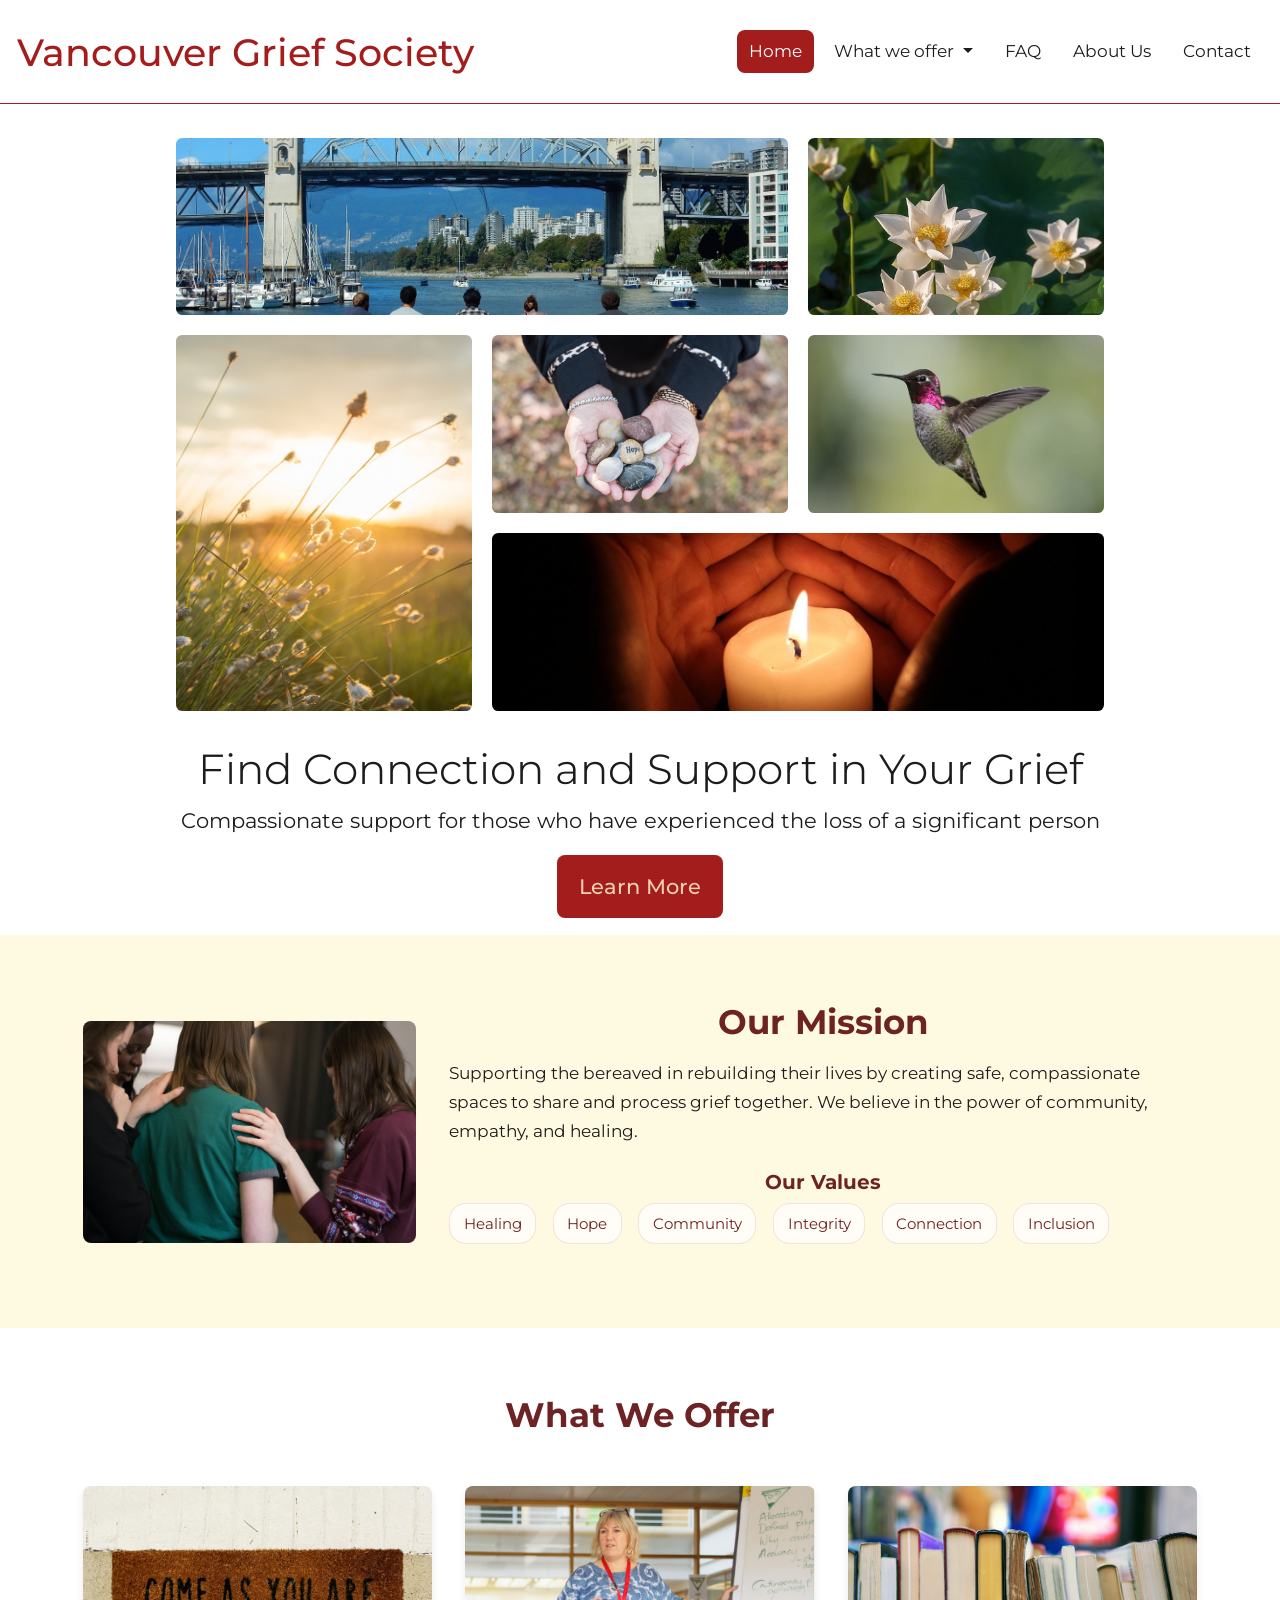
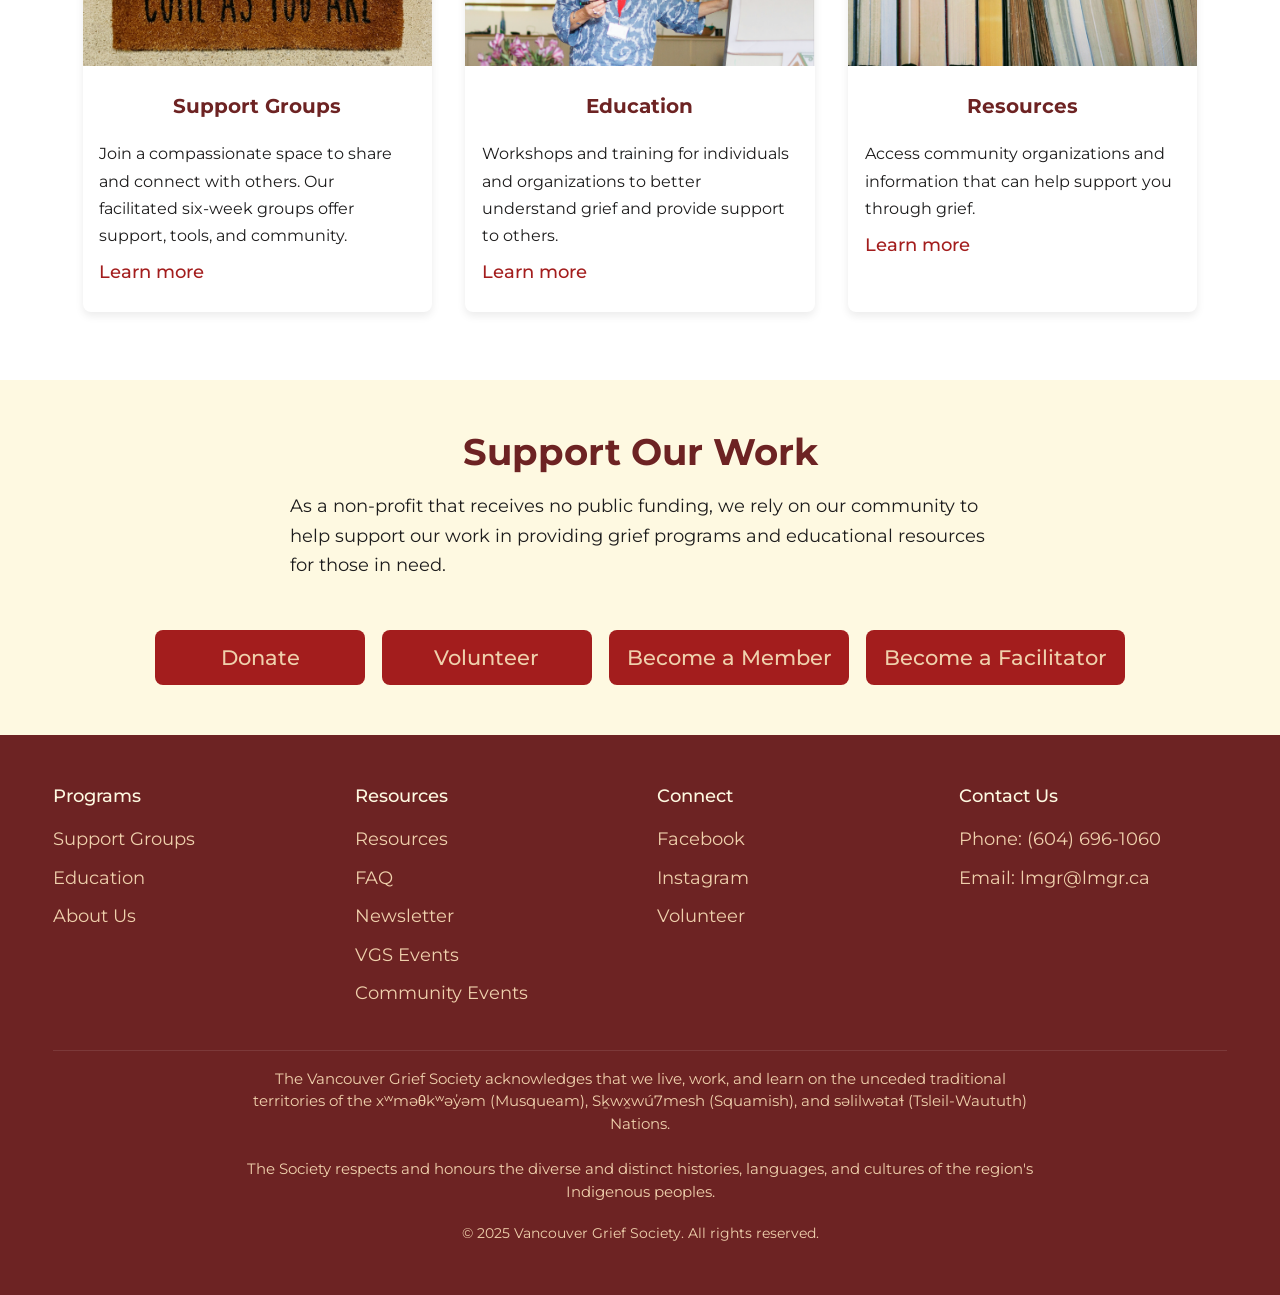
<file: index.html>
<!DOCTYPE html>
<html lang="en">

<head>
    <meta charset="UTF-8" />
    <meta name="viewport" content="width=device-width, initial-scale=1.0" />
    <title>Vancouver Grief Society</title>
    <link href="https://cdn.jsdelivr.net/npm/bootstrap@5.3.3/dist/css/bootstrap.min.css" rel="stylesheet">
    <link rel="preconnect" href="https://fonts.googleapis.com">
    <link rel="preconnect" href="https://fonts.gstatic.com" crossorigin>
    <link
        href="https://fonts.googleapis.com/css2?family=Montserrat:wght@300;400;500;600;700&family=Lora:ital,wght@0,400;0,500;0,600;1,400&display=swap"
        rel="stylesheet">
    <link rel="stylesheet" href="base.css">
    <link rel="stylesheet" href="navbar.css">
    <link rel="stylesheet" href="hero.css">
    <link rel="stylesheet" href="mission.css">
    <link rel="stylesheet" href="offer.css">
    <link rel="stylesheet" href="testimonial.css">
    <link rel="stylesheet" href="generalSection.css">
    <link rel="stylesheet" href="footer.css">
</head>

<body>
    <header class="site-header">
        <nav class="navbar navbar-expand-tablet">
            <div class="container">
                <a class="navbar-brand" href="index.html">Vancouver Grief Society</a>
                <button class="navbar-toggler" type="button" data-bs-toggle="collapse" data-bs-target="#navbarNav"
                    aria-controls="navbarNav" aria-expanded="false" aria-label="Toggle navigation">
                    <span class="navbar-toggler-icon"></span>
                </button>
                <div class="collapse navbar-collapse" id="navbarNav">
                    <ul class="navbar-nav ms-auto gap-2">
                        <li class="nav-item"><a class="nav-link btn-nav selected" href="index.html">Home</a></li>
                        <li class="nav-item dropdown">
                            <a class="nav-link btn-nav dropdown-toggle" href="#" id="eventsDropdown" role="button"
                                data-bs-toggle="dropdown" aria-expanded="false">
                                What we offer
                            </a>
                            <ul class="dropdown-menu" aria-labelledby="eventsDropdown">
                                <li><a class="dropdown-item" href="supportGroups.html">Support Groups</a></li>
                                <li><a class="dropdown-item" href="education.html">Education</a></li>
                                <li><a class="dropdown-item" href="resources.html">Resources</a></li>
                            </ul>
                        </li>
                        <li class="nav-item"><a class="nav-link btn-nav" href="faq.html">FAQ</a></li>
                        <li class="nav-item"><a class="nav-link btn-nav" href="about.html">About Us</a></li>
                        <!-- <li class="nav-item"><a class="nav-link btn-nav" href="supportGroups.html">Support Groups</a></li> 
            <li class="nav-item"><a class="nav-link btn-nav" href="education.html">Education</a></li>
            <li class="nav-item"><a class="nav-link btn-nav" href="resources.html">Resources</a></li>
              -->
                        <li class="nav-item"><a class="nav-link btn-nav" href="#footer">Contact</a></li>
                    </ul>
                </div>
            </div>
        </nav>
    </header>

    <section>
        <div class="v-space"></div>
        <div class="v-space"></div>
        <div class="hero-grid container-fluid px-2">
            <div class="grid-item wide keep">
                <img src="images/hero/image_8.jpg" alt="Community gathering">
            </div>
            <div class="grid-item">
                <img src="images/hero/image_2.png" alt="Counsellor">
            </div>
            <div class="grid-item tall">
                <img src="images/hero/image_3.png" alt="Workshop">
            </div>
            <div class="grid-item">
                <img src="images/hero/Hands-with-pebbles.png" alt="Nature walk">
            </div>
            <div class="grid-item">
                <img src="images/hero/image_7.jpg" alt="Candles">
            </div>
            <div class="grid-item wide">
                <img src="images/hero/image_1.png" alt="Grief support group">
            </div>
        </div>
        <div class="center-content">
            <div class="hero-text">
                <h1>Find Connection and Support in Your Grief</h1>
                <p>Compassionate support for those who have experienced the loss of a significant person</p>
                <a href="supportGroups.html" class="btn-hero">Learn More</a>
            </div>
        </div>
    </section>

    <section class="mission-section">
        <div class="container mission-container">
            <div class="mission-image">
                <img src="images/home/our-mission-rosie-sun.jpg" alt="Women in a support circle">
            </div>
            <div class="mission-content">
                <h2>Our Mission</h2>
                <p>
                    Supporting the bereaved in rebuilding their lives by creating safe, compassionate spaces to share
                    and process grief together. We believe in the power of community, empathy, and healing.
                </p>
                <h3>Our Values</h3>
                <ul class="values-list">
                    <li>Healing</li>
                    <li>Hope</li>
                    <li>Community</li>
                    <li>Integrity</li>
                    <li>Connection</li>
                    <li>Inclusion</li>
                </ul>
            </div>
        </div>
    </section>

    <section class="what-we-offer">
        <div class="container">
            <div class="section-header">
                <h2>What We Offer</h2>
            </div>

            <div class="offer-grid">
                <div class="offer-card">
                    <img src="images/home/support-groups-jon-tyson.jpg" alt="Welcome mat reading Come As You Are">
                    <div class="offer-content">
                        <h3>Support Groups</h3>
                        <p>Join a compassionate space to share and connect with others. Our facilitated six-week groups
                            offer support, tools, and community.</p>
                        <a href="supportGroups.html" class="learn-link">Learn more</a>
                    </div>
                </div>
                <div class="offer-card">
                    <img src="images/home/education-centre-for-aging-new.jpg" alt="Instructor in front of a classroom">
                    <div class="offer-content">
                        <h3>Education</h3>
                        <p>Workshops and training for individuals and organizations to better understand grief and
                            provide support
                            to others.</p>
                        <a href="education.html" class="learn-link">Learn more</a>
                    </div>
                </div>
                <div class="offer-card">
                    <img src="images/home/resources-tom-hermans.jpg" alt="Worn books on a shelf">
                    <div class="offer-content">
                        <h3>Resources</h3>
                        <p>Access community organizations and information that can help support you through grief.</p>
                        <a href="resources.html" class="learn-link">Learn more</a>
                    </div>
                </div>
            </div>
        </div>
    </section>

    <section class="general-section color-2 support-our-work">
        <div class="container">
            <h2>Support Our Work</h2>
            <p>
                As a non-profit that receives no public funding, we rely on our community to help support our work in
                providing grief programs and educational resources for those in need.
            </p>
            <div class="links">
                <a href="faq.html?highlight=donate">Donate</a>
                <a href="faq.html?highlight=volunteer">Volunteer</a>
                <a href="membership.html">Become a Member</a>
                <a href="faq.html?highlight=become-a-facilitator">Become a Facilitator</a>
            </div>
        </div>
    </section>

    <footer id="footer" class="site-footer">
        <div class="container footer-container">
            <div class="footer-grid">
                <div class="footer-column">
                    <h3>Programs</h3>
                    <ul>
                        <li><a href="supportGroups.html">Support Groups</a></li>
                        <li><a href="education.html">Education</a></li>
                        <li><a href="about.html">About Us</a></li>
                    </ul>
                </div>

                <div class="footer-column">
                    <h3>Resources</h3>
                    <ul>
                        <li><a href="resources.html">Resources</a></li>
                        <li><a href="faq.html">FAQ</a></li>
                        <li><a href="https://forms.gle/5CZ8idRxc71DqHw28">Newsletter</a></li>
                        <li><a href="VGSEvents.html">VGS Events</a></li>
                        <li><a href="communityEvents.html">Community Events</a></li>
                    </ul>
                </div>

                <div class="footer-column">
                    <h3>Connect</h3>
                    <ul>
                        <li><a href="#">Facebook</a></li>
                        <li><a href="#">Instagram</a></li>
                        <li><a href="faq.html?highlight=volunteer">Volunteer</a></li>
                    </ul>
                </div>

                <div class="footer-column">
                    <h3>Contact Us</h3>
                    <ul>
                        <li>Phone: (604) 696-1060</li>
                        <li>Email: lmgr@lmgr.ca</li>
                    </ul>
                </div>
            </div>

            <div class="footer-bottom">
                <p class="acknowledgement">
                    The Vancouver Grief Society acknowledges that we live, work, and learn on the unceded traditional
                    territories
                    of the
                    xʷməθkʷəy̓əm (Musqueam), Sḵwx̱wú7mesh (Squamish), and səlilwətaɬ (Tsleil-Waututh) Nations.
                    <br><br>
                    The Society respects and honours the diverse and distinct histories, languages, and cultures of the
                    region's
                    Indigenous peoples.
                </p>
                <p class="copyright">
                    © 2025 Vancouver Grief Society. All rights reserved.
                </p>
            </div>
        </div>
    </footer>

    <script src="https://cdn.jsdelivr.net/npm/bootstrap@5.3.3/dist/js/bootstrap.bundle.min.js"></script>
    <script src="navbar.js"></script>
</body>

</html>
</file>
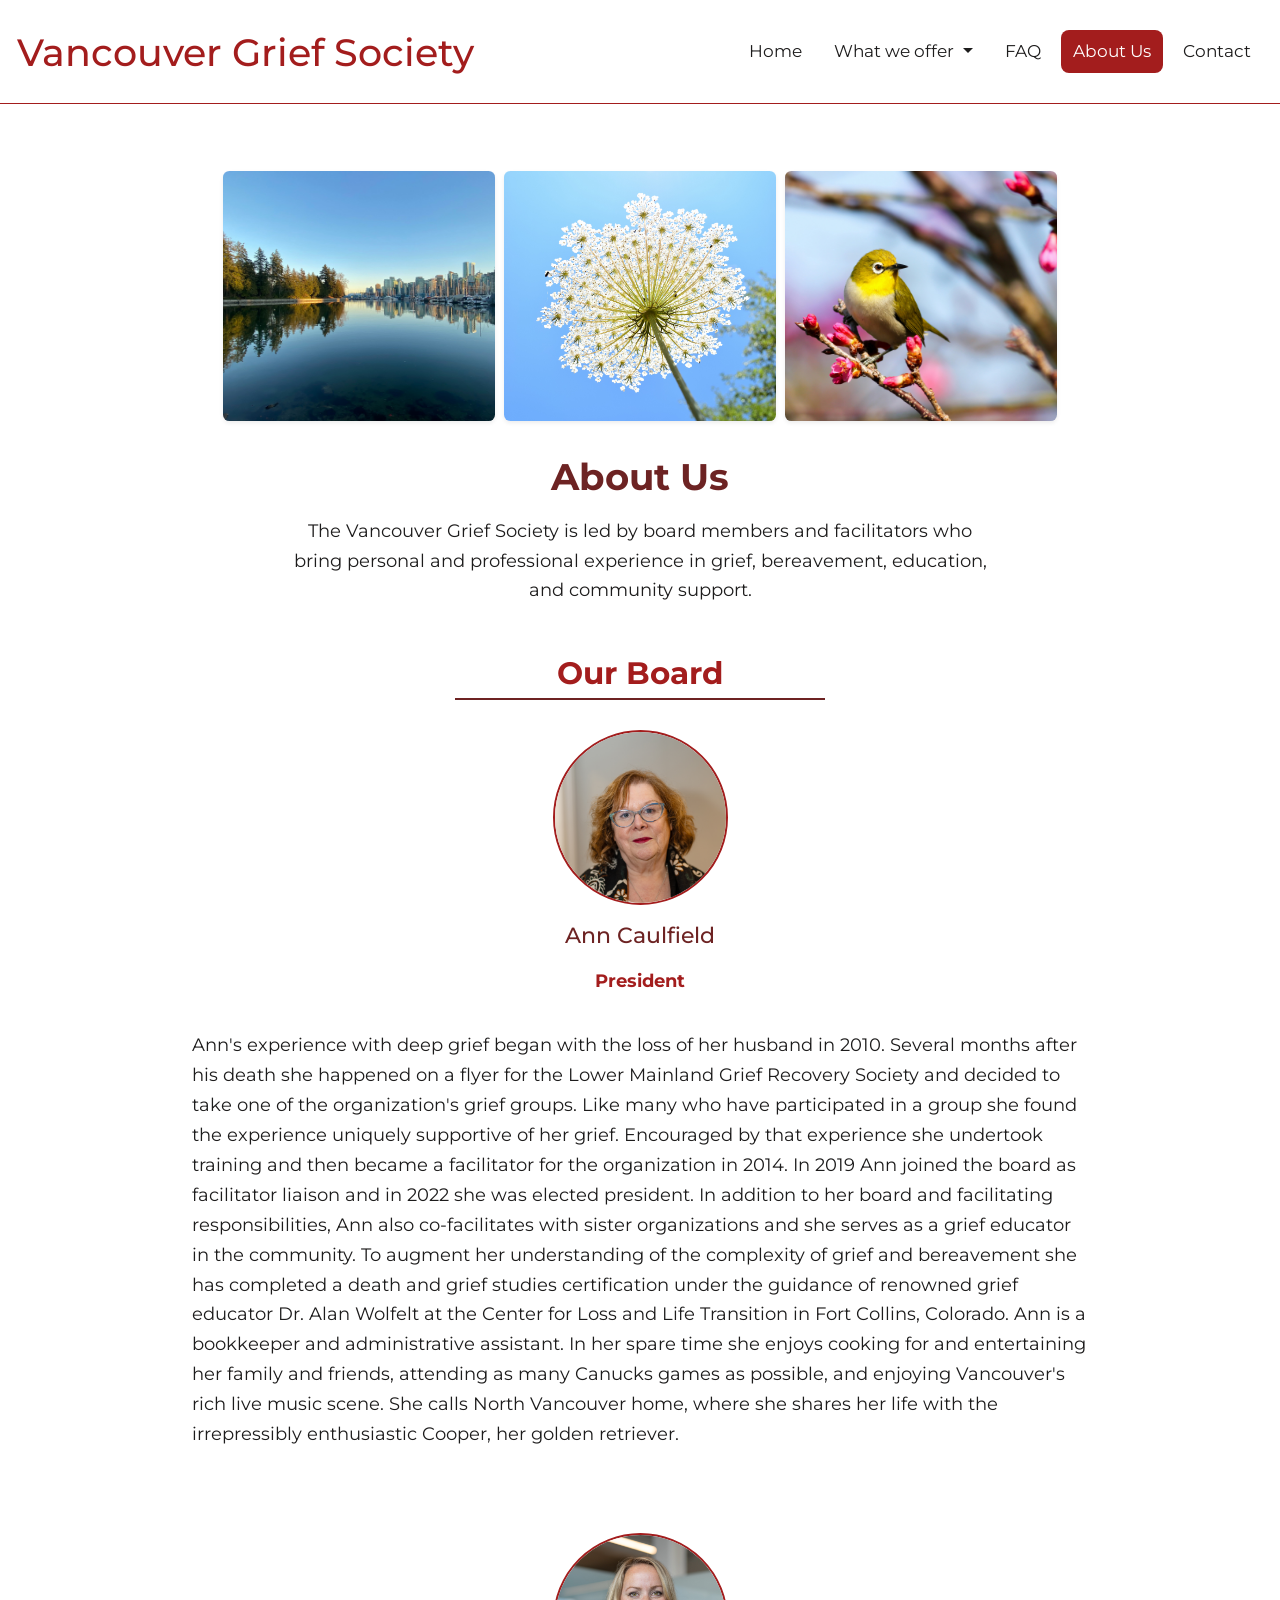
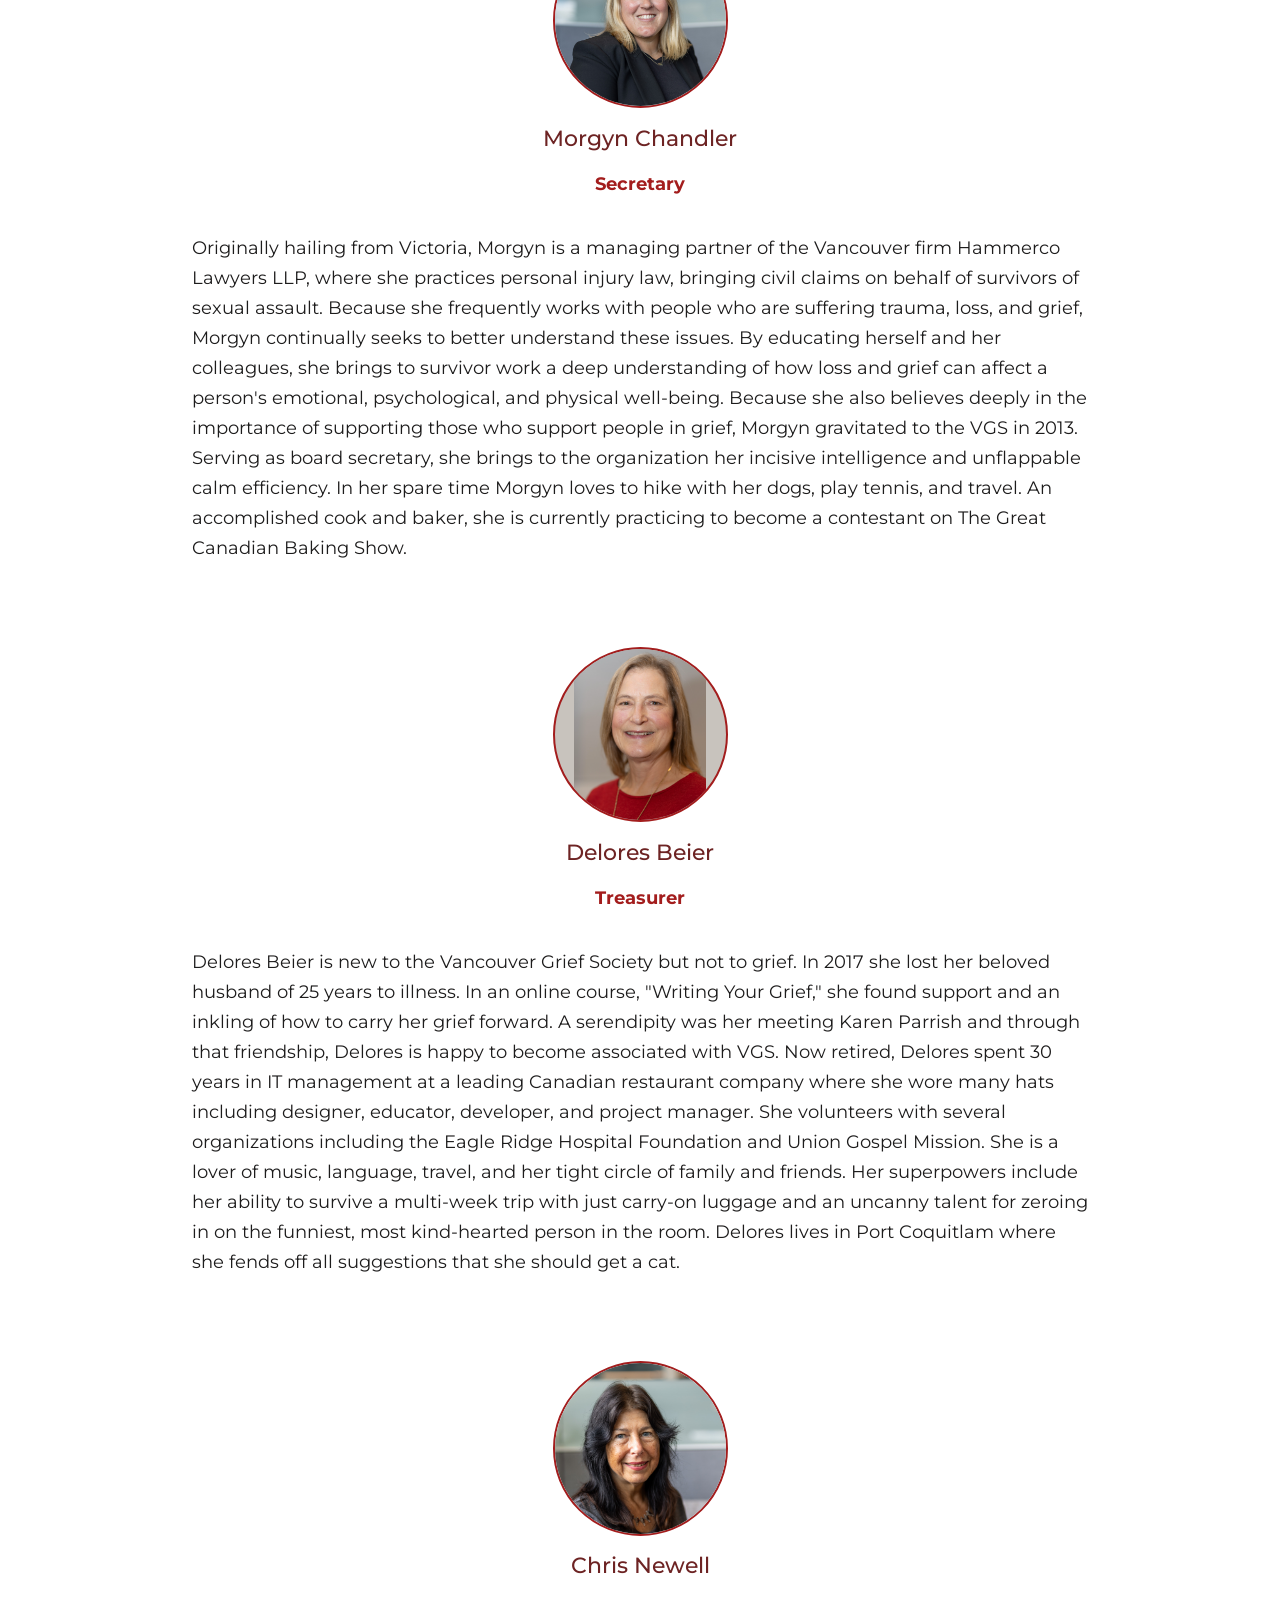
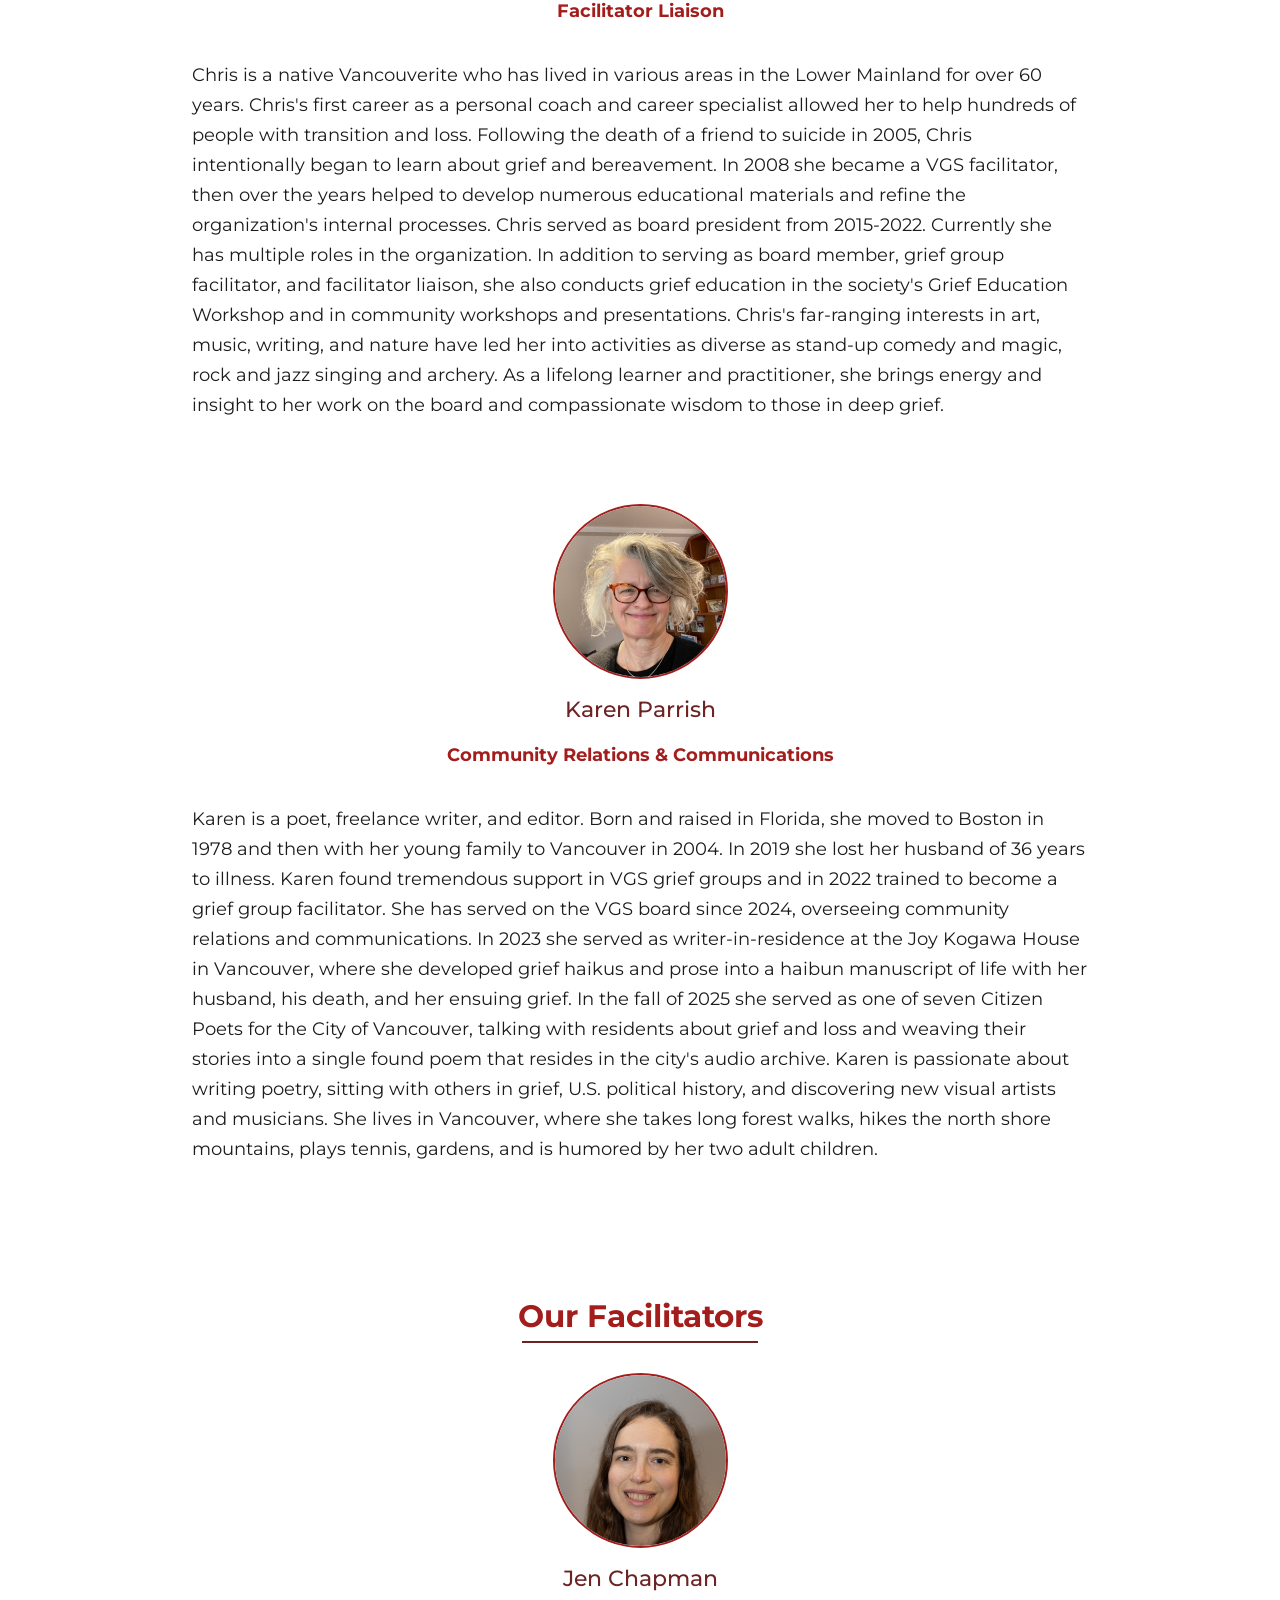
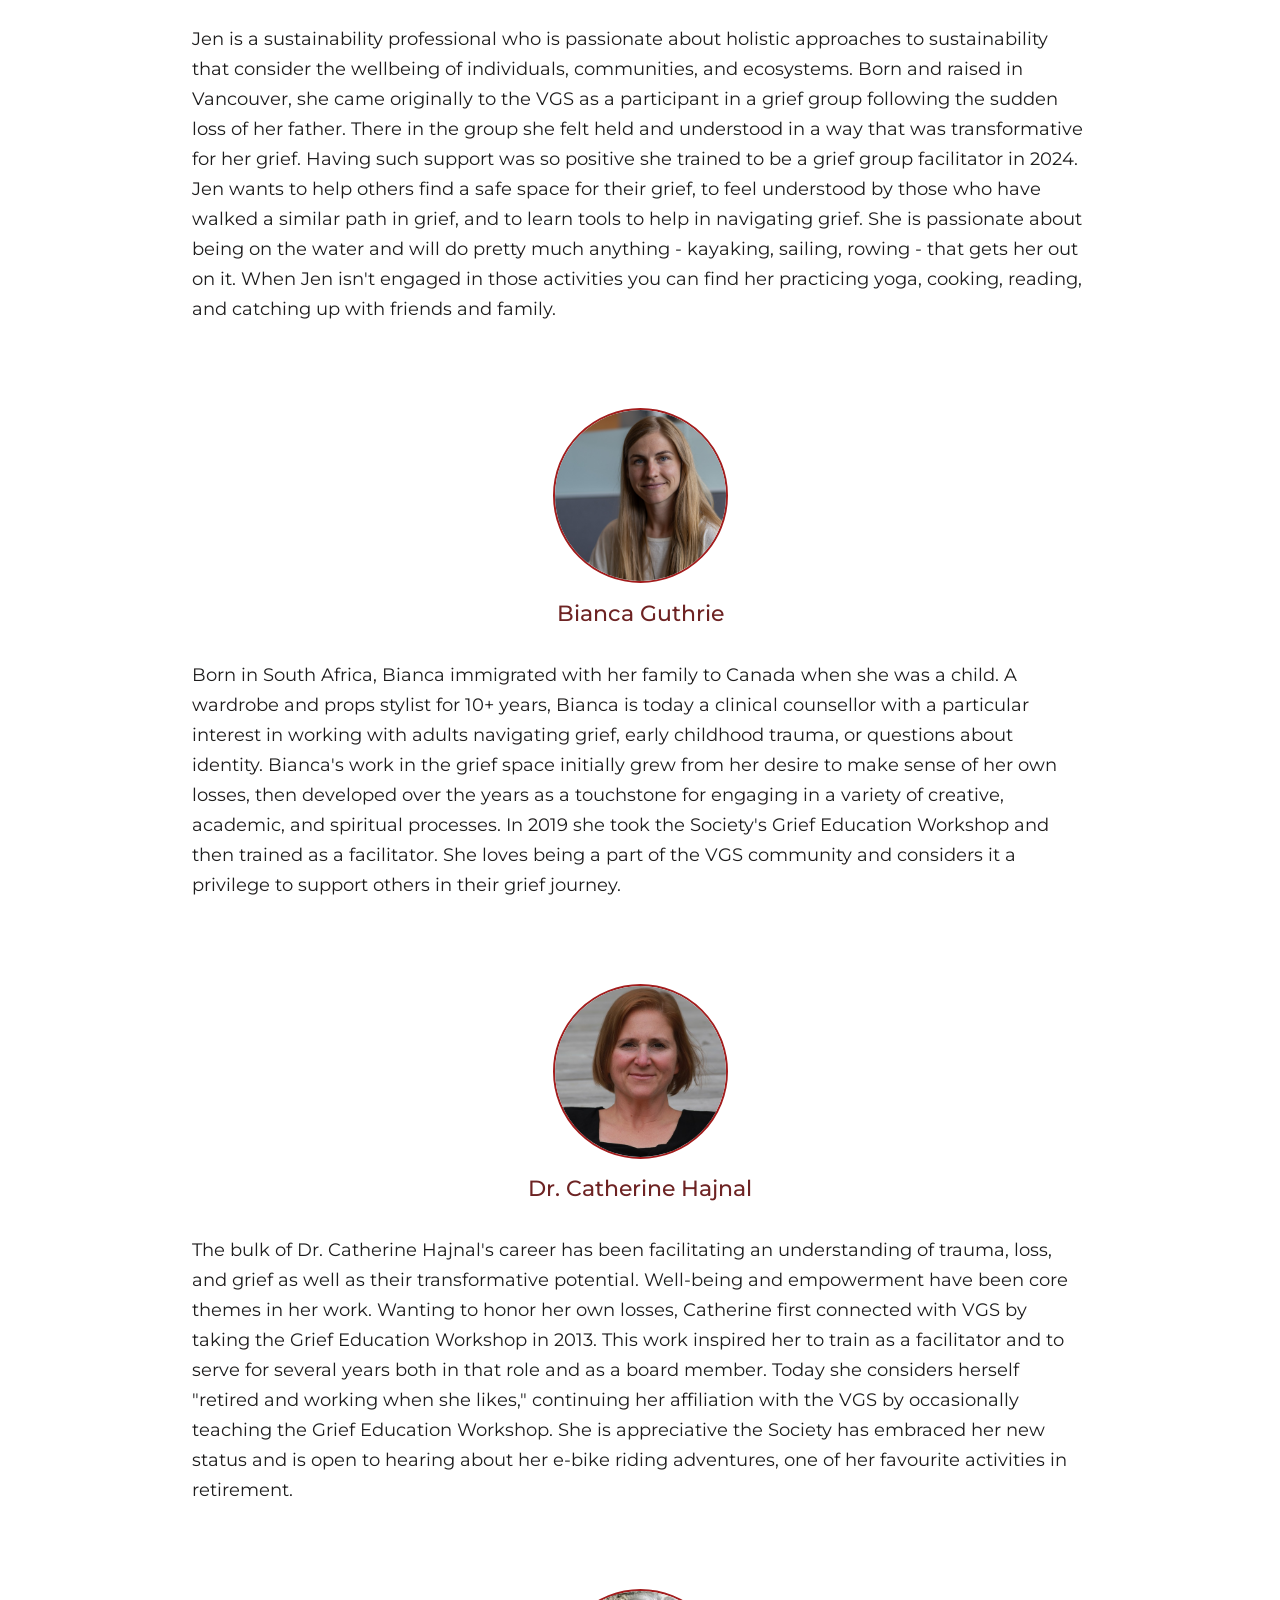
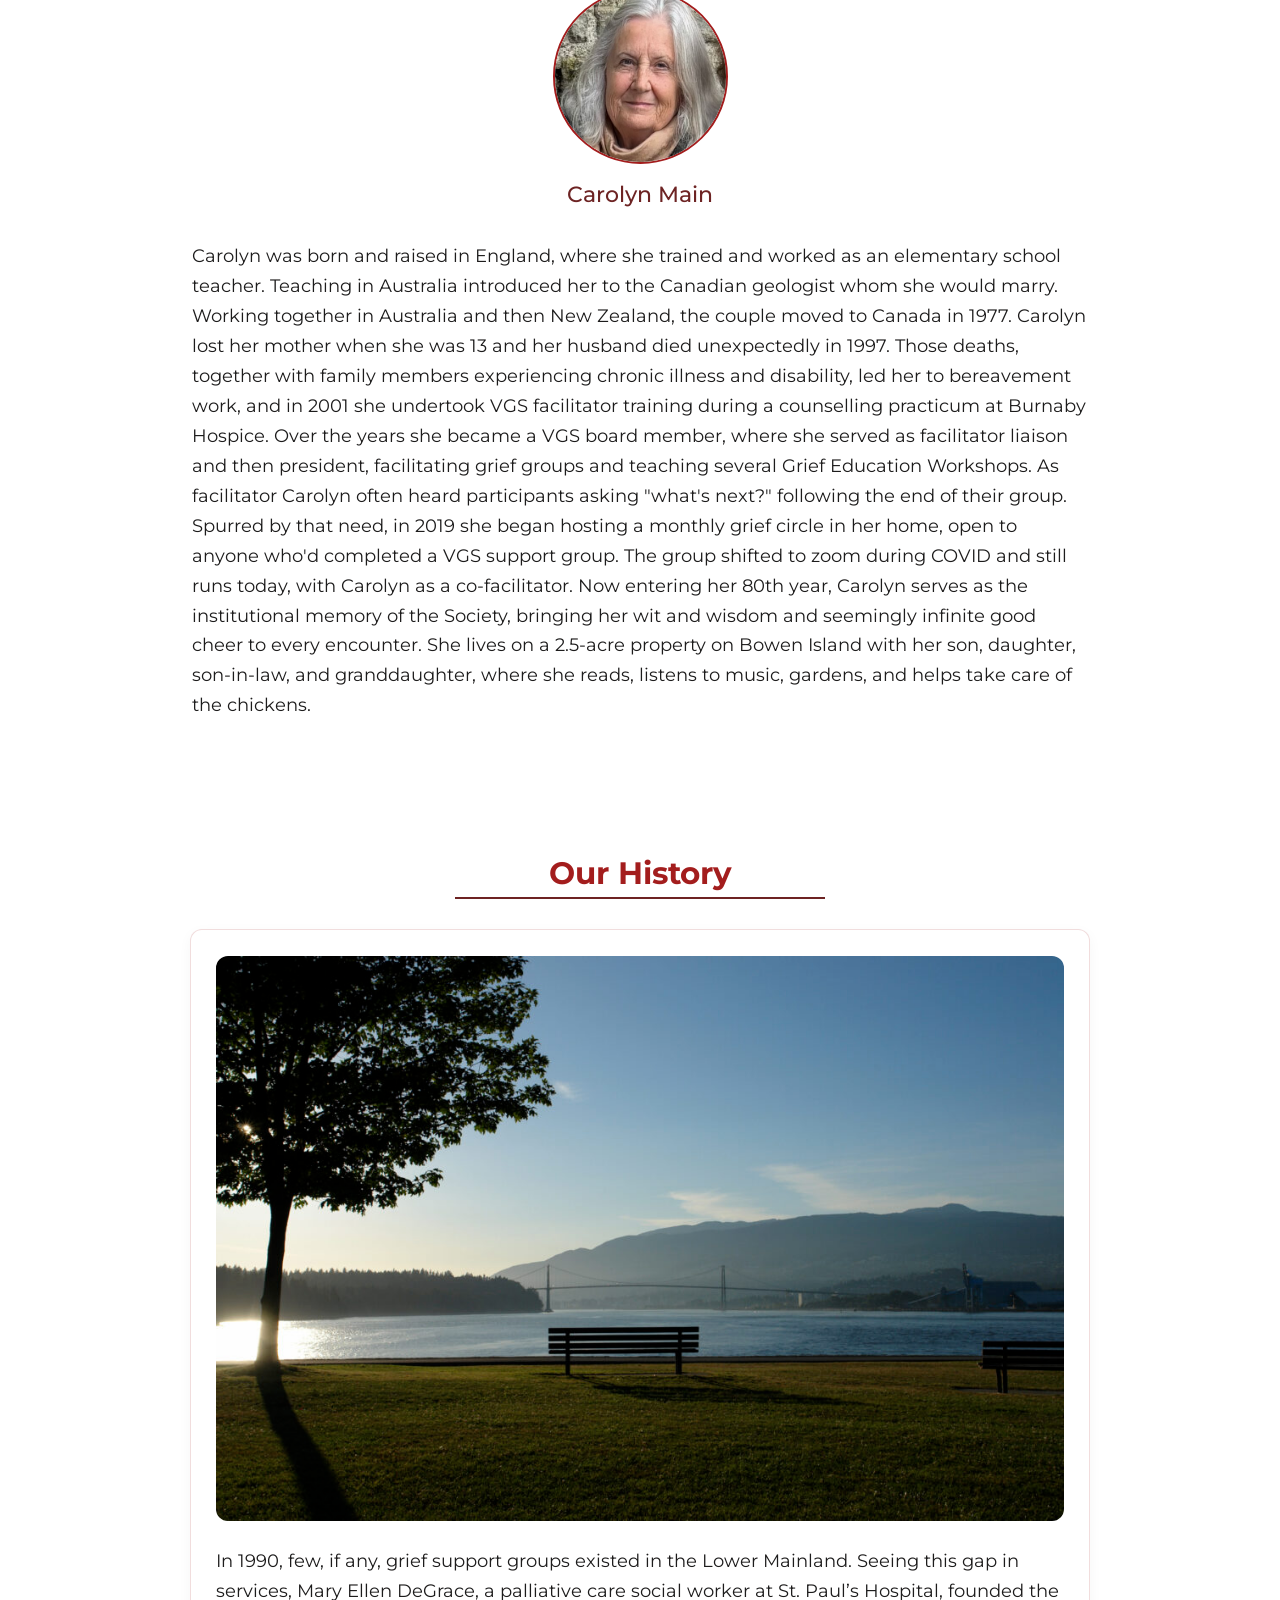
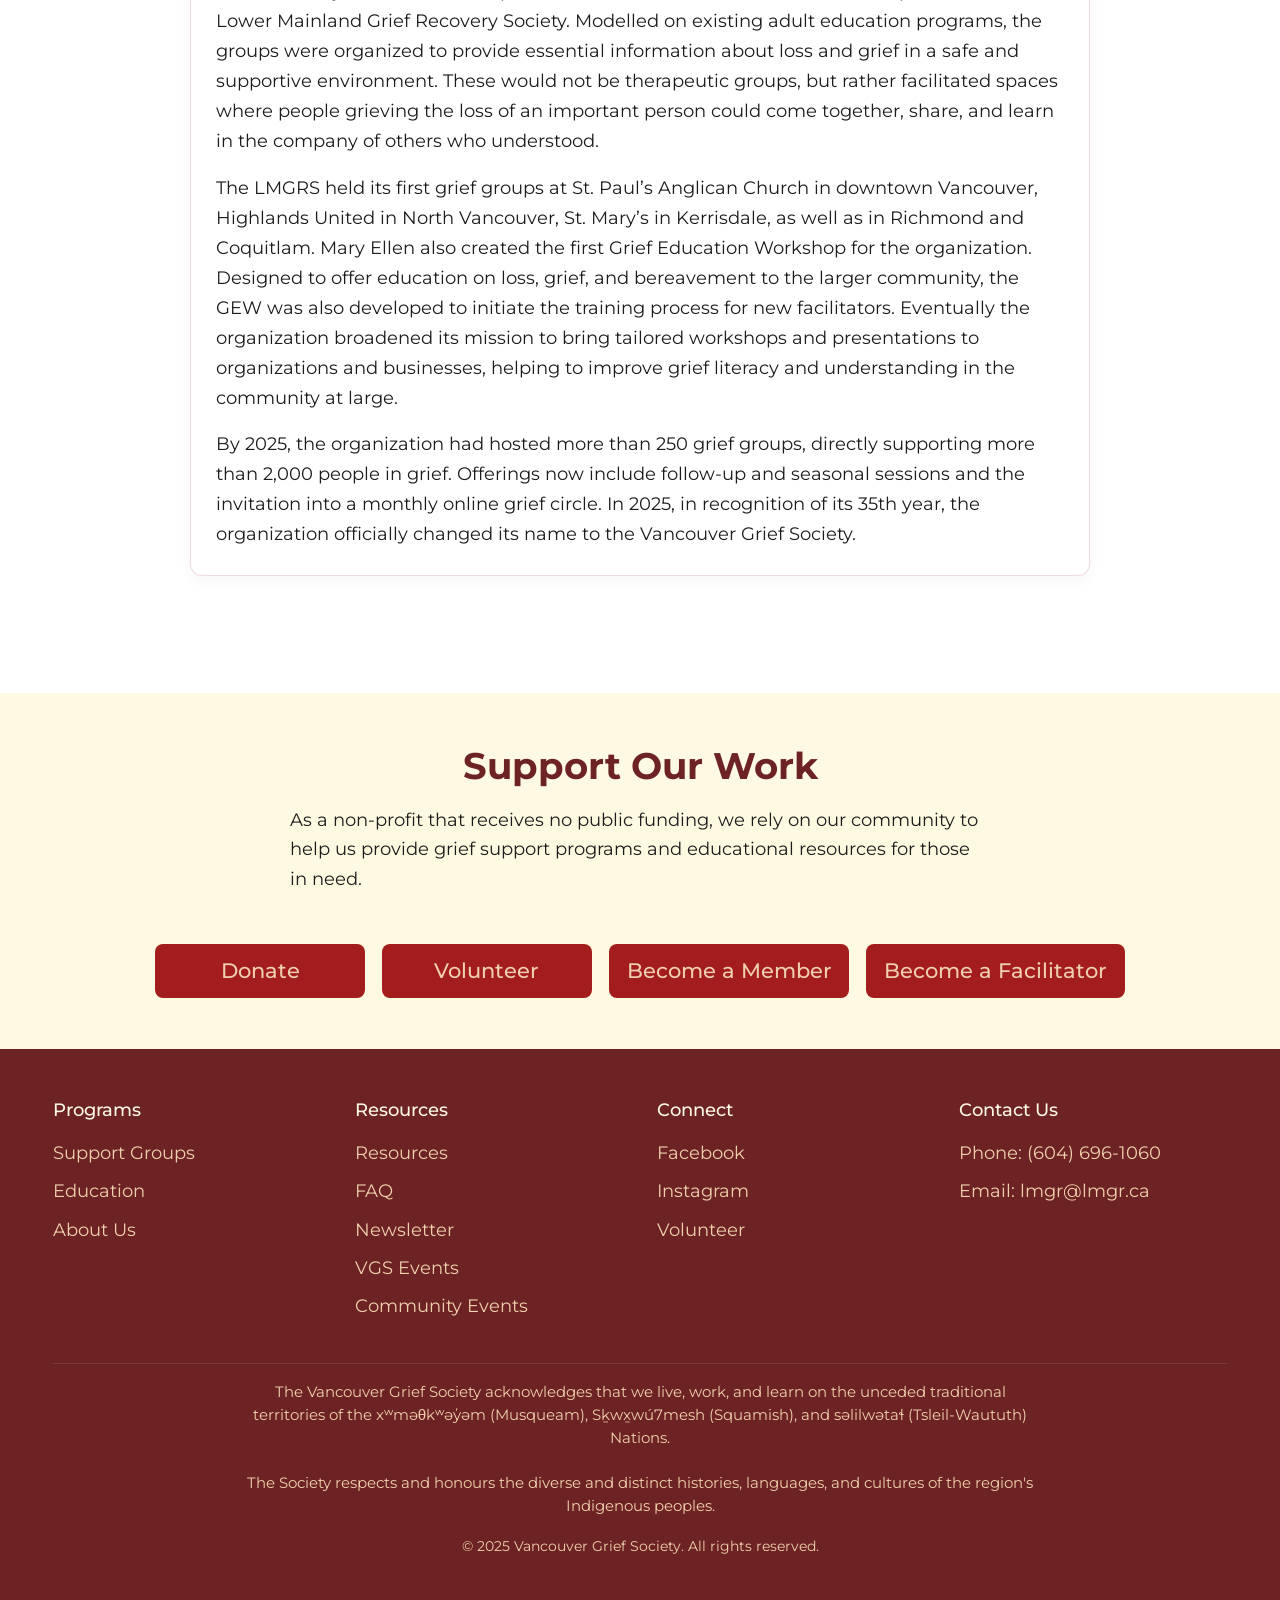
<file: about.html>
<!DOCTYPE html>
<html lang="en">

<head>
    <meta charset="UTF-8" />
    <meta name="viewport" content="width=device-width, initial-scale=1.0" />
    <title>Vancouver Grief Society</title>
    <link href="https://cdn.jsdelivr.net/npm/bootstrap@5.3.3/dist/css/bootstrap.min.css" rel="stylesheet">
    <link rel="preconnect" href="https://fonts.googleapis.com">
    <link rel="preconnect" href="https://fonts.gstatic.com" crossorigin>
    <link
        href="https://fonts.googleapis.com/css2?family=Montserrat:wght@300;400;500;600;700&family=Lora:ital,wght@0,400;0,500;0,600;1,400&display=swap"
        rel="stylesheet">
    <link rel="stylesheet" href="base.css">
    <link rel="stylesheet" href="navbar.css">
    <link rel="stylesheet" href="footer.css">
    <link rel="stylesheet" href="generalSection.css">
    <link rel="stylesheet" href="contentPage.css?v=2">
    <link rel="stylesheet" href="about.css?v=20260627">
</head>

<body>
    <header class="site-header">
        <nav class="navbar navbar-expand-tablet">
            <div class="container">
                <a class="navbar-brand" href="index.html">Vancouver Grief Society</a>
                <button class="navbar-toggler" type="button" data-bs-toggle="collapse" data-bs-target="#navbarNav"
                    aria-controls="navbarNav" aria-expanded="false" aria-label="Toggle navigation">
                    <span class="navbar-toggler-icon"></span>
                </button>
                <div class="collapse navbar-collapse" id="navbarNav">
                    <ul class="navbar-nav ms-auto gap-2">
                        <li class="nav-item"><a class="nav-link btn-nav" href="index.html">Home</a></li>
                        <li class="nav-item dropdown">
                            <a class="nav-link btn-nav dropdown-toggle" href="#" id="eventsDropdown" role="button"
                                data-bs-toggle="dropdown" aria-expanded="false">
                                What we offer
                            </a>
                            <ul class="dropdown-menu" aria-labelledby="eventsDropdown">
                                <li><a class="dropdown-item" href="supportGroups.html">Support Groups</a></li>
                                <li><a class="dropdown-item" href="education.html">Education</a></li>
                                <li><a class="dropdown-item" href="resources.html">Resources</a></li>
                            </ul>
                        </li>
                        <li class="nav-item"><a class="nav-link btn-nav" href="faq.html">FAQ</a></li>
                        <li class="nav-item"><a class="nav-link btn-nav selected" href="about.html">About Us</a></li>
                        <li class="nav-item"><a class="nav-link btn-nav" href="#footer">Contact</a></li>
                    </ul>
                </div>
            </div>
        </nav>
    </header>

    <section class="subpage-hero">
        <div class="container">
            <div class="row justify-content-center g-2">
                <div class="col-12 col-md-3">
                    <div class="text-center">
                        <img src="images/about/vancouver-stanley-park.jpg" alt="Stanley Park in Vancouver"
                            class="img-fluid rounded shadow-sm subpage-hero-image" />
                    </div>
                </div>
                <div class="col-4 col-md-3 d-none d-md-block">
                    <div class="text-center">
                        <img src="images/about/white-flower.jpg" alt="White flower"
                            class="img-fluid rounded shadow-sm subpage-hero-image" />
                    </div>
                </div>
                <div class="col-4 col-md-3 d-none d-md-block">
                    <div class="text-center">
                        <img src="images/about/yellow-bird.jpg" alt="Yellow bird perched on a branch"
                            class="img-fluid rounded shadow-sm subpage-hero-image" />
                    </div>
                </div>
            </div>
        </div>
    </section>

    <section class="about-us">
        <h1>About Us</h1>
        <p class="intro">
            The Vancouver Grief Society is led by board members and facilitators who bring personal and professional
            experience in grief, bereavement, education, and community support.
        </p>

        <section class="board">
            <h2>Our Board</h2>
            <div class="board-member-container">
                <div class="board-member">
                    <img src="images/about/AnnCaulfield.jpg" alt="Ann Caulfield" class="adjust-down">
                    <div class="board-member-text">
                        <h3>Ann Caulfield</h3>
                        <span class="position">President</span>
                        <p>
                            Ann's experience with deep grief began with the loss of her husband in 2010. Several months
                            after his death she happened on a flyer for the Lower Mainland Grief Recovery Society and
                            decided to take one of the organization's grief groups. Like many who have participated in a
                            group she found the experience uniquely supportive of her grief. Encouraged by that
                            experience she undertook training and then became a facilitator for the organization in
                            2014. In 2019 Ann joined the board as facilitator liaison and in 2022 she was elected
                            president. In addition to her board and facilitating responsibilities, Ann also
                            co-facilitates with sister organizations and she serves as a grief educator in the
                            community. To augment her understanding of the complexity of grief and bereavement she has
                            completed a death and grief studies certification under the guidance of renowned grief
                            educator Dr. Alan Wolfelt at the Center for Loss and Life Transition in Fort Collins,
                            Colorado. Ann is a bookkeeper and administrative assistant. In her spare time she enjoys
                            cooking for and entertaining her family and friends, attending as many Canucks games as
                            possible, and enjoying Vancouver's rich live music scene. She calls North Vancouver home,
                            where she shares her life with the irrepressibly enthusiastic Cooper, her golden retriever.
                        </p>
                    </div>
                </div>

                <div class="board-member">
                    <img src="images/about/MorgynChandler" class="morgyn" alt="Morgyn Chandler">
                    <div class="board-member-text">
                        <h3>Morgyn Chandler</h3>
                        <span class="position">Secretary</span>
                        <p>
                            Originally hailing from Victoria, Morgyn is a managing partner of the Vancouver firm
                            Hammerco Lawyers LLP, where she practices personal injury law, bringing civil claims on
                            behalf of survivors of sexual assault. Because she frequently works with people who are
                            suffering trauma, loss, and grief, Morgyn continually seeks to better understand these
                            issues. By educating herself and her colleagues, she brings to survivor work a deep
                            understanding of how loss and grief can affect a person's emotional, psychological, and
                            physical well-being. Because she also believes deeply in the importance of supporting those
                            who support people in grief, Morgyn gravitated to the VGS in 2013. Serving as board
                            secretary, she brings to the organization her incisive intelligence and unflappable calm
                            efficiency. In her spare time Morgyn loves to hike with her dogs, play tennis, and travel.
                            An accomplished cook and baker, she is currently practicing to become a contestant on The
                            Great Canadian Baking Show.
                        </p>
                    </div>
                </div>

                <div class="board-member">
                    <div class="board-member-photo zoom-out-delores">
                        <img src="images/about/DeloresBeier3.jpg" alt="Delores Beier" class="adjust-down zoom-out">
                    </div>
                    <div class="board-member-text">
                        <h3>Delores Beier</h3>
                        <span class="position">Treasurer</span>
                        <p>
                            Delores Beier is new to the Vancouver Grief Society but not to grief. In 2017 she lost her
                            beloved husband of 25 years to illness. In an online course, "Writing Your Grief," she found
                            support and an inkling of how to carry her grief forward. A serendipity was her meeting
                            Karen Parrish and through that friendship, Delores is happy to become associated with VGS.
                            Now retired, Delores spent 30 years in IT management at a leading Canadian restaurant
                            company where she wore many hats including designer, educator, developer, and project
                            manager. She volunteers with several organizations including the
                            Eagle Ridge Hospital Foundation and Union Gospel Mission. She is a lover of music, language,
                            travel, and her tight circle of family and friends. Her superpowers include her ability to
                            survive a multi-week trip with just carry-on luggage and an uncanny talent for zeroing in on
                            the funniest, most kind-hearted person in the room. Delores lives in Port Coquitlam where
                            she fends off all suggestions that she should get a cat.
                        </p>
                    </div>
                </div>

                <div class="board-member">
                    <div class="portrait-frame portrait-chris">
                        <img src="images/about/ChrisNewell.jpg" alt="Chris Newell" class="adjust-down">
                    </div>
                    <div class="board-member-text">
                        <h3>Chris Newell</h3>
                        <span class="position">Facilitator Liaison</span>
                        <p>
                            Chris is a native Vancouverite who has lived in various areas in the Lower Mainland for over
                            60 years. Chris's first career as a personal coach and career specialist allowed her to help
                            hundreds of people with transition and loss. Following the death of a friend to suicide in
                            2005, Chris intentionally began to learn about grief and bereavement. In 2008 she became a
                            VGS facilitator, then over the years helped to develop numerous educational materials and
                            refine the organization's internal processes. Chris served as board president from
                            2015-2022. Currently she has multiple roles in the organization. In addition to serving as
                            board member, grief group facilitator, and facilitator liaison, she also conducts grief
                            education in the society's Grief Education Workshop and in community workshops and
                            presentations. Chris's far-ranging interests in art, music, writing, and nature have led her
                            into activities as diverse as stand-up comedy and magic, rock and jazz singing and archery.
                            As a lifelong learner and practitioner, she brings energy and insight to her work on the
                            board and compassionate wisdom to those in deep grief.
                        </p>
                    </div>
                </div>

                <div class="board-member">
                    <img src="images/about/KarenParrish-new-cropped.png" alt="Karen Parrish" class="adjust-down">
                    <div class="board-member-text">
                        <h3>Karen Parrish</h3>
                        <span class="position">Community Relations &amp; Communications</span>
                        <p>
                            Karen is a poet, freelance writer, and editor. Born and raised in Florida, she moved to
                            Boston in 1978 and then with her young family to Vancouver in 2004. In 2019 she lost her
                            husband of 36 years to illness. Karen found tremendous support in VGS grief groups and in
                            2022 trained to become a grief group facilitator. She has served on the VGS board since
                            2024, overseeing community relations and communications. In 2023 she served as
                            writer-in-residence at the Joy Kogawa House in Vancouver, where she developed grief haikus
                            and prose into a haibun manuscript of life with her husband, his death, and her ensuing
                            grief. In the fall of 2025 she served as one of seven Citizen Poets for the City of
                            Vancouver, talking with residents about grief and loss and weaving their stories into a
                            single found poem that resides in the city's audio archive. Karen is passionate about
                            writing poetry, sitting with others in grief, U.S. political history, and discovering new
                            visual artists and musicians. She lives in Vancouver, where she takes long forest walks,
                            hikes the north shore mountains, plays tennis, gardens, and is humored by her two adult
                            children.
                        </p>
                    </div>
                </div>
            </div>
        </section>

        <section class="facilitators">
            <h2>Our Facilitators</h2>
            <div class="board-member-container">
                <div class="board-member">
                    <img src="images/about/JenChapman.jpg" alt="Jen Chapman" class="adjust-down">
                    <div class="board-member-text">
                        <h3>Jen Chapman</h3>
                        <p>
                            Jen is a sustainability professional who is passionate about holistic approaches to
                            sustainability that consider the wellbeing of individuals, communities, and ecosystems. Born
                            and raised in Vancouver, she came originally to the VGS as a participant in a grief group
                            following the sudden loss of her father. There in the group she felt held and understood in
                            a way that was transformative for her grief. Having such support was so positive she trained
                            to be a grief group facilitator in 2024. Jen wants to help others find a safe space for
                            their grief, to feel understood by those who have walked a similar path in grief, and to
                            learn tools to help in navigating grief. She is passionate about being on the water and will
                            do pretty much anything - kayaking, sailing, rowing - that gets her out on it. When Jen
                            isn't
                            engaged in those activities you can find her practicing yoga, cooking, reading, and catching
                            up with friends and family.
                        </p>
                    </div>
                </div>

                <div class="board-member">
                    <div class="portrait-frame portrait-bianca">
                        <img src="images/about/BiancaGuthrie.jpg" alt="Bianca Guthrie" class="adjust-down">
                    </div>
                    <div class="board-member-text">
                        <h3>Bianca Guthrie</h3>
                        <p>
                            Born in South Africa, Bianca immigrated with her family to Canada when she was a child. A
                            wardrobe and props stylist for 10+ years, Bianca is today a clinical counsellor with a
                            particular interest in working with adults navigating grief, early childhood trauma, or
                            questions about identity. Bianca's work in the grief space initially grew from her desire to
                            make sense of her own losses, then developed over the years as a touchstone for engaging in
                            a variety of creative, academic, and spiritual processes. In 2019 she took the Society's
                            Grief Education Workshop and then trained as a facilitator. She loves being a part of the
                            VGS community and considers it a privilege to support others in their grief journey.
                        </p>
                    </div>
                </div>

                <div class="board-member">
                    <img src="images/about/CatherineHajnal.jpeg" alt="Dr. Catherine Hajnal">
                    <div class="board-member-text">
                        <h3>Dr. Catherine Hajnal</h3>
                        <p>
                            The bulk of Dr. Catherine Hajnal's career has been facilitating an understanding of trauma,
                            loss, and grief as well as their transformative potential. Well-being and empowerment have
                            been core themes in her work. Wanting to honor her own losses, Catherine first connected
                            with VGS by taking the Grief Education Workshop in 2013. This work inspired her to train as
                            a facilitator and to serve for several years both in that role and as a board member. Today
                            she considers herself "retired and working when she likes," continuing her affiliation with
                            the VGS by occasionally teaching the Grief Education Workshop. She is appreciative the
                            Society has embraced her
                            new status and is open to hearing about her e-bike riding adventures, one of her favourite
                            activities in retirement.
                        </p>
                    </div>
                </div>

                <div class="board-member">
                    <img src="images/about/CarolynMain2.jpeg" class="adjust-down carolyn-main" alt="Carolyn Main">
                    <div class="board-member-text">
                        <h3>Carolyn Main</h3>
                        <p>
                            Carolyn was born and raised in England, where she trained and worked as an elementary school
                            teacher. Teaching in Australia introduced her to the Canadian geologist whom she would
                            marry. Working together in Australia and then New Zealand, the couple moved to Canada in
                            1977. Carolyn lost her mother when she was 13 and her husband died unexpectedly in 1997.
                            Those deaths, together with family members experiencing chronic illness and disability, led
                            her to bereavement work, and in 2001 she undertook VGS facilitator training during a
                            counselling practicum at Burnaby Hospice. Over the years she became a VGS board member,
                            where she served as facilitator liaison and then president, facilitating grief groups and
                            teaching several Grief Education Workshops. As facilitator Carolyn often heard participants
                            asking "what's next?" following the end of their group. Spurred by that need, in 2019 she
                            began hosting a monthly grief circle in her home, open to anyone who'd completed a VGS
                            support group. The group shifted to zoom during COVID and still runs today, with Carolyn as
                            a co-facilitator. Now entering her 80th year, Carolyn serves as the institutional memory of
                            the Society, bringing her wit and wisdom and seemingly infinite good cheer to every
                            encounter. She lives on a 2.5-acre property on Bowen Island with her son, daughter,
                            son-in-law, and granddaughter, where she reads, listens to music, gardens, and helps take
                            care of the chickens.
                        </p>
                    </div>
                </div>
            </div>
        </section>

        <section class="history-section">
            <h2>Our History</h2>
            <div class="history-card">
                <img src="images/about/history-bench.jpg" alt="Bench overlooking the water and mountains"
                    class="history-image">
                <p>
                    In 1990, few, if any, grief support groups existed in the Lower Mainland. Seeing this gap in services,
                    Mary Ellen DeGrace, a palliative care social worker at St. Paul’s Hospital, founded the Lower
                    Mainland Grief Recovery Society. Modelled on existing adult education programs, the groups were
                    organized to provide essential information about loss and grief in a safe and supportive
                    environment. These would not be therapeutic groups, but rather facilitated spaces where people
                    grieving the loss of an important person could come together, share, and learn in the company of
                    others who understood.
                </p>
                <p>
                    The LMGRS held its first grief groups at St. Paul’s Anglican Church in downtown Vancouver, Highlands
                    United in North Vancouver, St. Mary’s in Kerrisdale, as well as in Richmond and Coquitlam. Mary
                    Ellen also created the first Grief Education Workshop for the organization. Designed to offer
                    education on loss, grief, and bereavement to the larger community, the GEW was also developed to
                    initiate the training process for new facilitators. Eventually the organization broadened its
                    mission to bring tailored workshops and presentations to organizations and businesses, helping to
                    improve grief literacy and understanding in the community at large.
                </p>
                <p>
                    By 2025, the organization had hosted more than 250 grief groups, directly supporting more than 2,000
                    people in grief. Offerings now include follow-up and seasonal sessions and the invitation into a
                    monthly online grief circle. In 2025, in recognition of its 35th year, the organization officially
                    changed its name to the Vancouver Grief Society.
                </p>
            </div>
        </section>
    </section>

    <section class="general-section color-2 support-our-work">
        <div class="container">
            <h2>Support Our Work</h2>
            <p>
                As a non-profit that receives no public funding, we rely on our community to help us provide grief
                support programs and educational resources for those in need.
            </p>
            <div class="links">
                <a href="faq.html?highlight=donate">Donate</a>
                <a href="faq.html?highlight=volunteer">Volunteer</a>
                <a href="membership.html">Become a Member</a>
                <a href="faq.html?highlight=become-a-facilitator">Become a Facilitator</a>
            </div>
        </div>
    </section>

    <footer id="footer" class="site-footer">
        <div class="container footer-container">
            <div class="footer-grid">
                <div class="footer-column">
                    <h3>Programs</h3>
                    <ul>
                        <li><a href="supportGroups.html">Support Groups</a></li>
                        <li><a href="education.html">Education</a></li>
                        <li><a href="about.html">About Us</a></li>
                    </ul>
                </div>

                <div class="footer-column">
                    <h3>Resources</h3>
                    <ul>
                        <li><a href="resources.html">Resources</a></li>
                        <li><a href="faq.html">FAQ</a></li>
                        <li><a href="https://forms.gle/5CZ8idRxc71DqHw28">Newsletter</a></li>
                        <li><a href="VGSEvents.html">VGS Events</a></li>
                        <li><a href="communityEvents.html">Community Events</a></li>
                    </ul>
                </div>

                <div class="footer-column">
                    <h3>Connect</h3>
                    <ul>
                        <li><a href="#">Facebook</a></li>
                        <li><a href="#">Instagram</a></li>
                        <li><a href="faq.html?highlight=volunteer">Volunteer</a></li>
                    </ul>
                </div>

                <div class="footer-column">
                    <h3>Contact Us</h3>
                    <ul>
                        <li>Phone: (604) 696-1060</li>
                        <li>Email: lmgr@lmgr.ca</li>
                    </ul>
                </div>
            </div>

            <div class="footer-bottom">
                <p class="acknowledgement">
                    The Vancouver Grief Society acknowledges that we live, work, and learn on the unceded traditional
                    territories of the
                    xʷməθkʷəy̓əm (Musqueam), Sḵwx̱wú7mesh (Squamish), and səlilwətaɬ (Tsleil-Waututh) Nations.
                    <br><br>
                    The Society respects and honours the diverse and distinct histories, languages, and cultures of the
                    region's Indigenous peoples.
                </p>
                <p class="copyright">
                    © 2025 Vancouver Grief Society. All rights reserved.
                </p>
            </div>
        </div>
    </footer>

    <script src="https://cdn.jsdelivr.net/npm/bootstrap@5.3.3/dist/js/bootstrap.bundle.min.js"></script>
    <script src="navbar.js"></script>
</body>

</html>
</file>
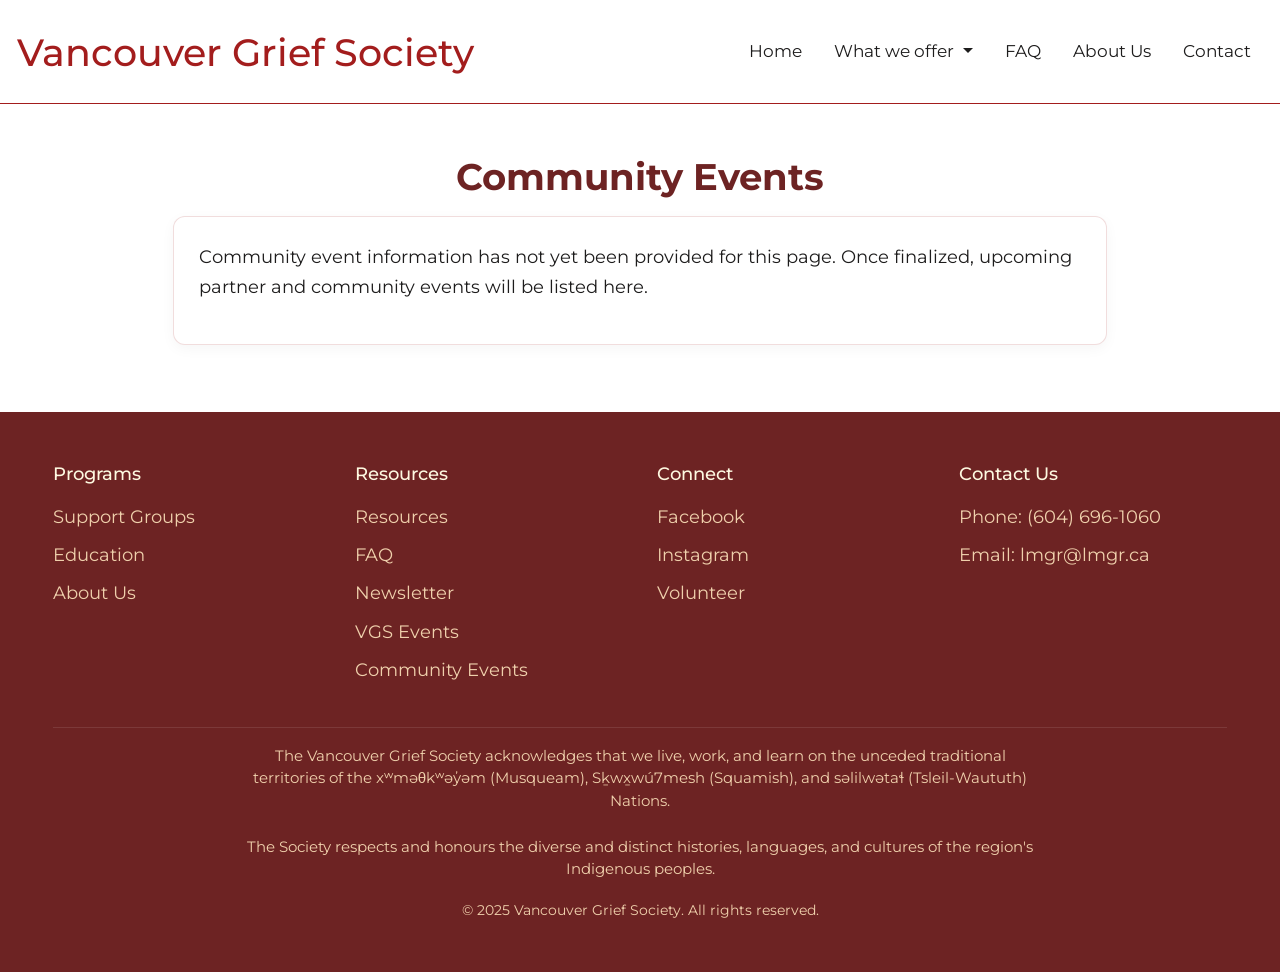
<file: communityEvents.html>
<!DOCTYPE html>
<html lang="en">

<head>
    <meta charset="UTF-8" />
    <meta name="viewport" content="width=device-width, initial-scale=1.0" />
    <title>Vancouver Grief Society</title>
    <link href="https://cdn.jsdelivr.net/npm/bootstrap@5.3.3/dist/css/bootstrap.min.css" rel="stylesheet">
    <link rel="preconnect" href="https://fonts.googleapis.com">
    <link rel="preconnect" href="https://fonts.gstatic.com" crossorigin>
    <link
        href="https://fonts.googleapis.com/css2?family=Montserrat:wght@300;400;500;600;700&family=Lora:ital,wght@0,400;0,500;0,600;1,400&display=swap"
        rel="stylesheet">
    <link rel="stylesheet" href="base.css">
    <link rel="stylesheet" href="navbar.css">
    <link rel="stylesheet" href="footer.css">
    <link rel="stylesheet" href="contentPage.css?v=2">
</head>

<body>
    <header class="site-header">
        <nav class="navbar navbar-expand-tablet">
            <div class="container">
                <a class="navbar-brand" href="index.html">Vancouver Grief Society</a>
                <button class="navbar-toggler" type="button" data-bs-toggle="collapse" data-bs-target="#navbarNav"
                    aria-controls="navbarNav" aria-expanded="false" aria-label="Toggle navigation">
                    <span class="navbar-toggler-icon"></span>
                </button>
                <div class="collapse navbar-collapse" id="navbarNav">
                    <ul class="navbar-nav ms-auto gap-2">
                        <li class="nav-item"><a class="nav-link btn-nav" href="index.html">Home</a></li>
                        <li class="nav-item dropdown">
                            <a class="nav-link btn-nav dropdown-toggle" href="#" id="eventsDropdown" role="button"
                                data-bs-toggle="dropdown" aria-expanded="false">
                                What we offer
                            </a>
                            <ul class="dropdown-menu" aria-labelledby="eventsDropdown">
                                <li><a class="dropdown-item" href="supportGroups.html">Support Groups</a></li>
                                <li><a class="dropdown-item" href="education.html">Education</a></li>
                                <li><a class="dropdown-item" href="resources.html">Resources</a></li>
                            </ul>
                        </li>
                        <li class="nav-item"><a class="nav-link btn-nav" href="faq.html">FAQ</a></li>
                        <li class="nav-item"><a class="nav-link btn-nav" href="about.html">About Us</a></li>
                        <li class="nav-item"><a class="nav-link btn-nav" href="#footer">Contact</a></li>
                    </ul>
                </div>
            </div>
        </nav>
    </header>

    <section class="content-page">
        <div class="container">
            <h1 class="page-title">Community Events</h1>
            <div class="history-card">
                <p>
                    Community event information has not yet been provided for this page. Once finalized, upcoming partner and community events will be listed here.
                </p>
            </div>
        </div>
    </section>

    <footer id="footer" class="site-footer">
        <div class="container footer-container">
            <div class="footer-grid">
                <div class="footer-column">
                    <h3>Programs</h3>
                    <ul>
                        <li><a href="supportGroups.html">Support Groups</a></li>
                        <li><a href="education.html">Education</a></li>
                        <li><a href="about.html">About Us</a></li>
                    </ul>
                </div>

                <div class="footer-column">
                    <h3>Resources</h3>
                    <ul>
                        <li><a href="resources.html">Resources</a></li>
                        <li><a href="faq.html">FAQ</a></li>
                        <li><a href="https://forms.gle/5CZ8idRxc71DqHw28">Newsletter</a></li>
                        <li><a href="VGSEvents.html">VGS Events</a></li>
                        <li><a href="communityEvents.html">Community Events</a></li>
                    </ul>
                </div>

                <div class="footer-column">
                    <h3>Connect</h3>
                    <ul>
                        <li><a href="#">Facebook</a></li>
                        <li><a href="#">Instagram</a></li>
                        <li><a href="faq.html?highlight=volunteer">Volunteer</a></li>
                    </ul>
                </div>

                <div class="footer-column">
                    <h3>Contact Us</h3>
                    <ul>
                        <li>Phone: (604) 696-1060</li>
                        <li>Email: lmgr@lmgr.ca</li>
                    </ul>
                </div>
            </div>

            <div class="footer-bottom">
                <p class="acknowledgement">
                    The Vancouver Grief Society acknowledges that we live, work, and learn on the unceded traditional territories of the
                    xʷməθkʷəy̓əm (Musqueam), Sḵwx̱wú7mesh (Squamish), and səlilwətaɬ (Tsleil-Waututh) Nations.
                    <br><br>
                    The Society respects and honours the diverse and distinct histories, languages, and cultures of the region's Indigenous peoples.
                </p>
                <p class="copyright">
                    © 2025 Vancouver Grief Society. All rights reserved.
                </p>
            </div>
        </div>
    </footer>

    <script src="https://cdn.jsdelivr.net/npm/bootstrap@5.3.3/dist/js/bootstrap.bundle.min.js"></script>
    <script src="navbar.js"></script>
</body>

</html>
</file>
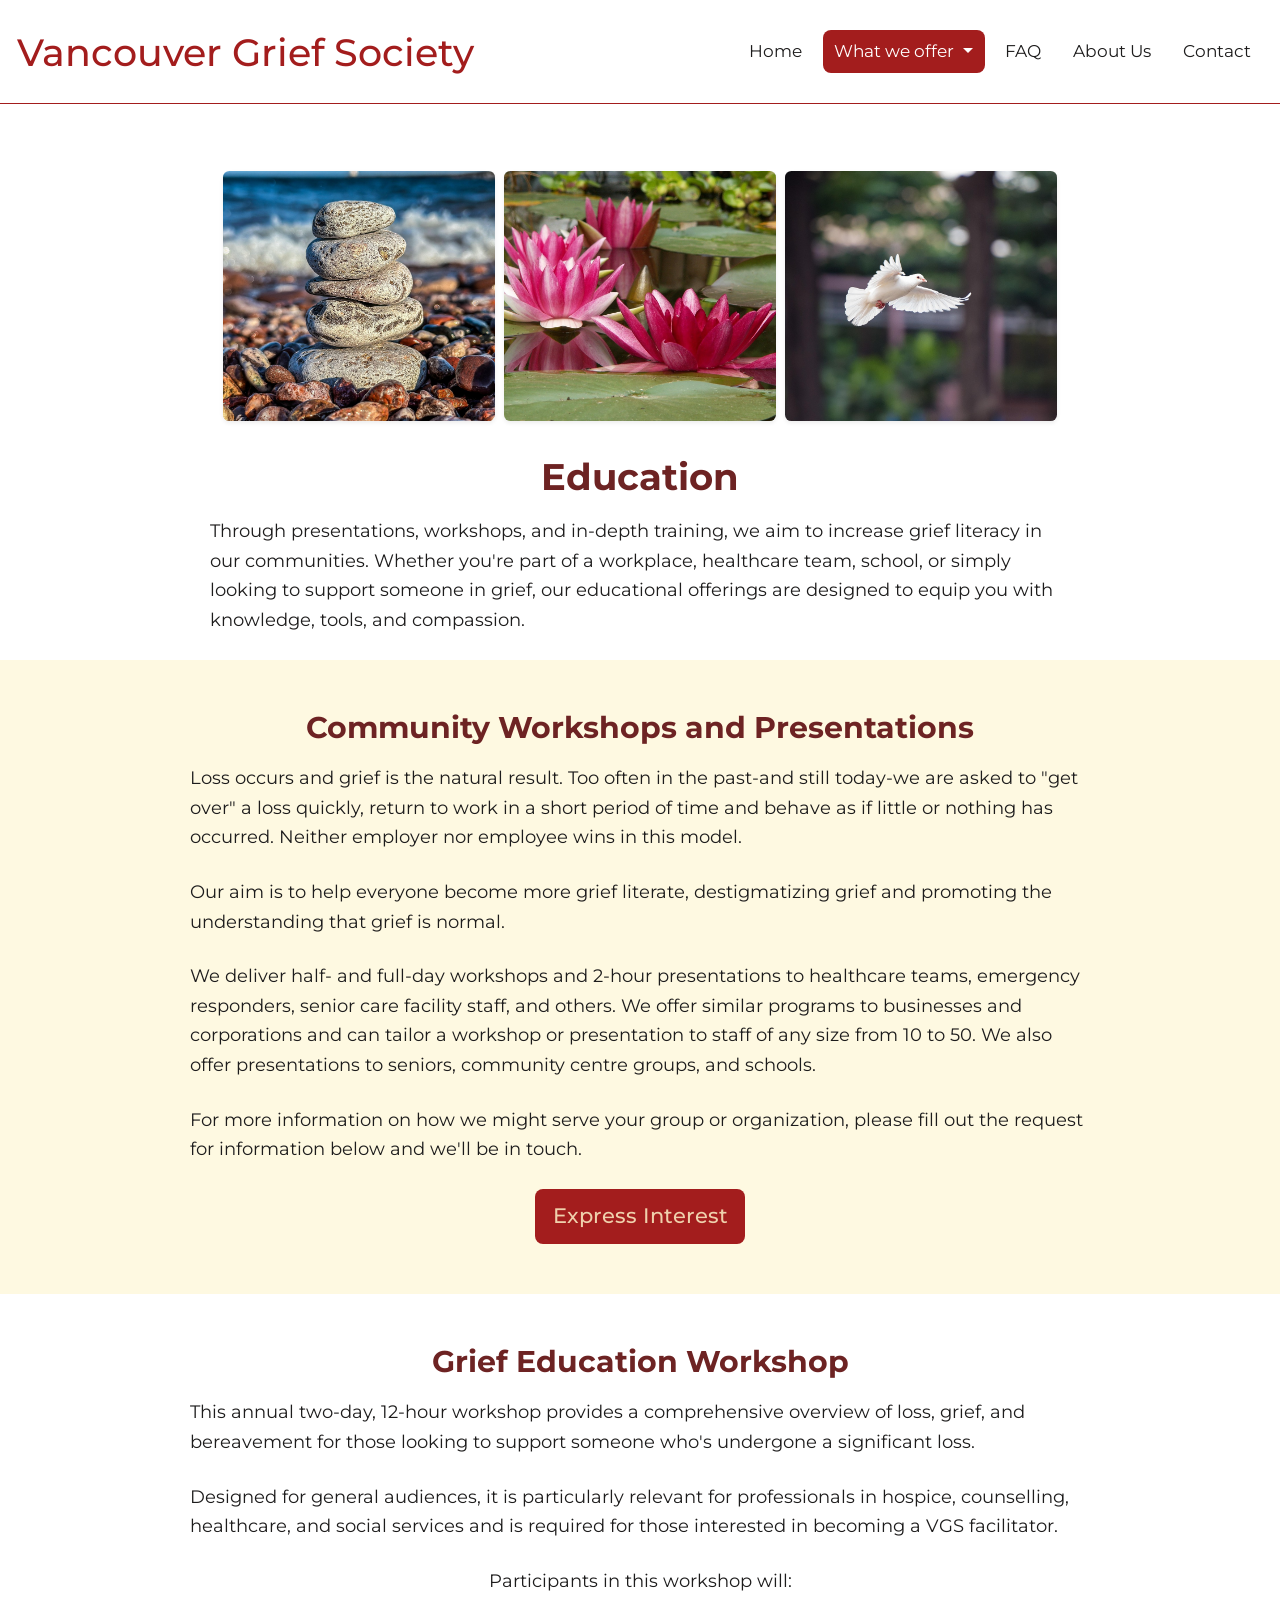
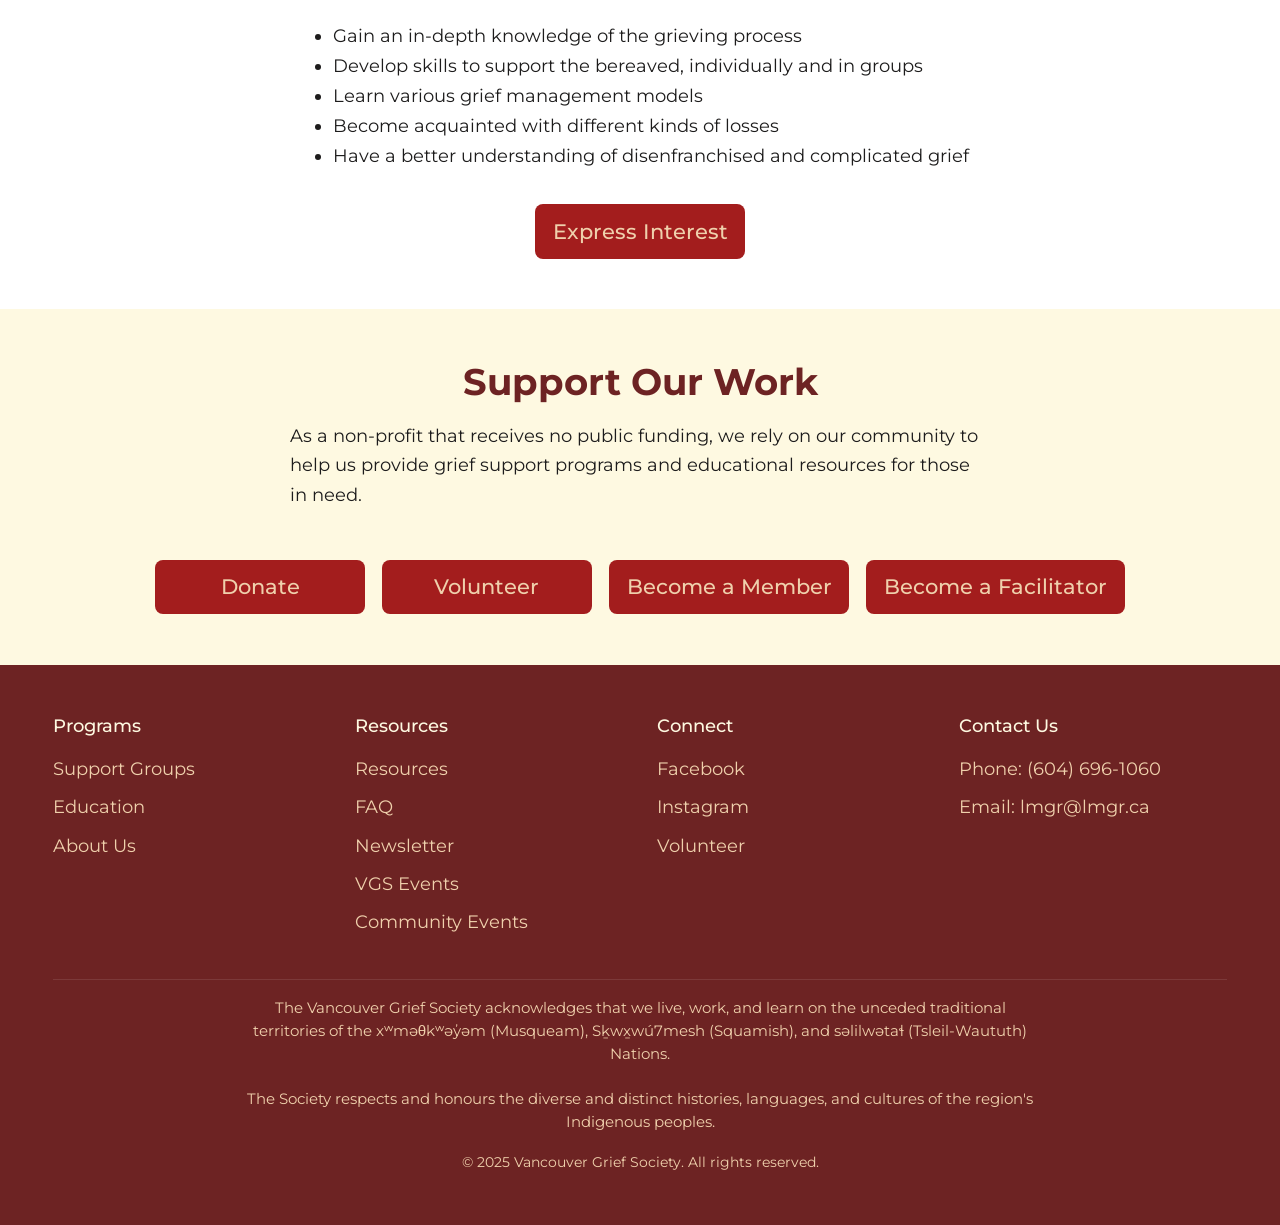
<file: education.html>
<!DOCTYPE html>
<html lang="en">

<head>
    <meta charset="UTF-8" />
    <meta name="viewport" content="width=device-width, initial-scale=1.0" />
    <title>Vancouver Grief Society</title>
    <link href="https://cdn.jsdelivr.net/npm/bootstrap@5.3.3/dist/css/bootstrap.min.css" rel="stylesheet">
    <link rel="preconnect" href="https://fonts.googleapis.com">
    <link rel="preconnect" href="https://fonts.gstatic.com" crossorigin>
    <link
        href="https://fonts.googleapis.com/css2?family=Montserrat:wght@300;400;500;600;700&family=Lora:ital,wght@0,400;0,500;0,600;1,400&display=swap"
        rel="stylesheet">
    <link rel="stylesheet" href="base.css">
    <link rel="stylesheet" href="navbar.css">
    <link rel="stylesheet" href="footer.css">
    <link rel="stylesheet" href="generalSection.css">
    <link rel="stylesheet" href="contentPage.css?v=2">
    <link rel="stylesheet" href="VGSEvents.css">
</head>

<body>
    <header class="site-header">
        <nav class="navbar navbar-expand-tablet">
            <div class="container">
                <a class="navbar-brand" href="index.html">Vancouver Grief Society</a>
                <button class="navbar-toggler" type="button" data-bs-toggle="collapse" data-bs-target="#navbarNav"
                    aria-controls="navbarNav" aria-expanded="false" aria-label="Toggle navigation">
                    <span class="navbar-toggler-icon"></span>
                </button>
                <div class="collapse navbar-collapse" id="navbarNav">
                    <ul class="navbar-nav ms-auto gap-2">
                        <li class="nav-item"><a class="nav-link btn-nav" href="index.html">Home</a></li>
                        <li class="nav-item dropdown">
                            <a class="nav-link btn-nav dropdown-toggle selected" href="#" id="eventsDropdown" role="button"
                                data-bs-toggle="dropdown" aria-expanded="false">
                                What we offer
                            </a>
                            <ul class="dropdown-menu" aria-labelledby="eventsDropdown">
                                <li><a class="dropdown-item" href="supportGroups.html">Support Groups</a></li>
                                <li><a class="dropdown-item" href="education.html">Education</a></li>
                                <li><a class="dropdown-item" href="resources.html">Resources</a></li>
                            </ul>
                        </li>
                        <li class="nav-item"><a class="nav-link btn-nav" href="faq.html">FAQ</a></li>
                        <li class="nav-item"><a class="nav-link btn-nav" href="about.html">About Us</a></li>
                        <li class="nav-item"><a class="nav-link btn-nav" href="#footer">Contact</a></li>
                    </ul>
                </div>
            </div>
        </nav>
    </header>

    <section class="hero">
        <div class="container">
            <div class="row justify-content-center g-2">
                <div class="col-12 col-md-3">
                    <div class="text-center">
                        <img src="images/education/rocks.jpg" alt="Education image" class="img-fluid rounded shadow-sm subpage-hero-image" />
                    </div>
                </div>
                <div class="col-4 col-md-3 d-none d-md-block">
                    <div class="text-center">
                        <img src="images/education/lillys.jpg" alt="Flowers" class="img-fluid rounded shadow-sm subpage-hero-image" />
                    </div>
                </div>
                <div class="col-4 col-md-3 d-none d-md-block">
                    <div class="text-center">
                        <img src="images/education/bird.jpg" alt="Bird on branch" class="img-fluid rounded shadow-sm subpage-hero-image" />
                    </div>
                </div>
            </div>
        </div>
    </section>

    <section class="hero-text px-3">
        <h1>Education</h1>
        <p>
            Through presentations, workshops, and in-depth training, we aim to increase grief literacy in our communities. Whether you're part of a workplace, healthcare team, school, or simply looking to support someone in grief, our educational offerings are designed to equip you with knowledge, tools, and compassion.
        </p>
    </section>

    <section class="general-section color-2 content-section education-overview">
        <div class="container">
            <h2>Community Workshops and Presentations</h2>
            <p>
                Loss occurs and grief is the natural result. Too often in the past-and still today-we are asked to "get over" a loss quickly, return to work in a short period of time and behave as if little or nothing has occurred. Neither employer nor employee wins in this model.
            </p>
            <p>
                Our aim is to help everyone become more grief literate, destigmatizing grief and promoting the understanding that grief is normal.
            </p>
            <p>
                We deliver half- and full-day workshops and 2-hour presentations to healthcare teams, emergency responders, senior care facility staff, and others. We offer similar programs to businesses and corporations and can tailor a workshop or presentation to staff of any size from 10 to 50. We also offer presentations to seniors, community centre groups, and schools.
            </p>
            <p>
                For more information on how we might serve your group or organization, please fill out the request for information below and we'll be in touch.
            </p>
            <div class="links">
                <a href="https://forms.gle/9d5WPRfegfU5Am5w5" target="_blank" rel="noopener noreferrer">Express Interest</a>
            </div>
        </div>
    </section>

    <section id="grief-education-workshop" class="general-section content-section">
        <div class="container">
            <h2>Grief Education Workshop</h2>
            <p>
                This annual two-day, 12-hour workshop provides a comprehensive overview of loss, grief, and bereavement for those looking to support someone who's undergone a significant loss.
            </p>
            <p>
                Designed for general audiences, it is particularly relevant for professionals in hospice, counselling, healthcare, and social services and is required for those interested in becoming a VGS facilitator.
            </p>
            <p>Participants in this workshop will:</p>
            <ul>
                <li>Gain an in-depth knowledge of the grieving process</li>
                <li>Develop skills to support the bereaved, individually and in groups</li>
                <li>Learn various grief management models</li>
                <li>Become acquainted with different kinds of losses</li>
                <li>Have a better understanding of disenfranchised and complicated grief</li>
            </ul>
            <div class="links">
                <a href="https://forms.gle/Xs5KU88mwDUENuki8" target="_blank" rel="noopener noreferrer">Express Interest</a>
            </div>
        </div>
    </section>

    <section class="general-section color-2 support-our-work">
        <div class="container">
            <h2>Support Our Work</h2>
            <p>
                As a non-profit that receives no public funding, we rely on our community to help us provide grief support programs and educational resources for those in need.
            </p>
            <div class="links">
                <a href="faq.html?highlight=donate">Donate</a>
                <a href="faq.html?highlight=volunteer">Volunteer</a>
                <a href="membership.html">Become a Member</a>
                <a href="faq.html?highlight=become-a-facilitator">Become a Facilitator</a>
            </div>
        </div>
    </section>

    <footer id="footer" class="site-footer">
        <div class="container footer-container">
            <div class="footer-grid">
                <div class="footer-column">
                    <h3>Programs</h3>
                    <ul>
                        <li><a href="supportGroups.html">Support Groups</a></li>
                        <li><a href="education.html">Education</a></li>
                        <li><a href="about.html">About Us</a></li>
                    </ul>
                </div>

                <div class="footer-column">
                    <h3>Resources</h3>
                    <ul>
                        <li><a href="resources.html">Resources</a></li>
                        <li><a href="faq.html">FAQ</a></li>
                        <li><a href="https://forms.gle/5CZ8idRxc71DqHw28">Newsletter</a></li>
                        <li><a href="VGSEvents.html">VGS Events</a></li>
                        <li><a href="communityEvents.html">Community Events</a></li>
                    </ul>
                </div>

                <div class="footer-column">
                    <h3>Connect</h3>
                    <ul>
                        <li><a href="#">Facebook</a></li>
                        <li><a href="#">Instagram</a></li>
                        <li><a href="faq.html?highlight=volunteer">Volunteer</a></li>
                    </ul>
                </div>

                <div class="footer-column">
                    <h3>Contact Us</h3>
                    <ul>
                        <li>Phone: (604) 696-1060</li>
                        <li>Email: lmgr@lmgr.ca</li>
                    </ul>
                </div>
            </div>

            <div class="footer-bottom">
                <p class="acknowledgement">
                    The Vancouver Grief Society acknowledges that we live, work, and learn on the unceded traditional territories of the
                    xʷməθkʷəy̓əm (Musqueam), Sḵwx̱wú7mesh (Squamish), and səlilwətaɬ (Tsleil-Waututh) Nations.
                    <br><br>
                    The Society respects and honours the diverse and distinct histories, languages, and cultures of the region's Indigenous peoples.
                </p>
                <p class="copyright">
                    © 2025 Vancouver Grief Society. All rights reserved.
                </p>
            </div>
        </div>
    </footer>

    <script src="https://cdn.jsdelivr.net/npm/bootstrap@5.3.3/dist/js/bootstrap.bundle.min.js"></script>
    <script src="navbar.js"></script>
</body>

</html>
</file>
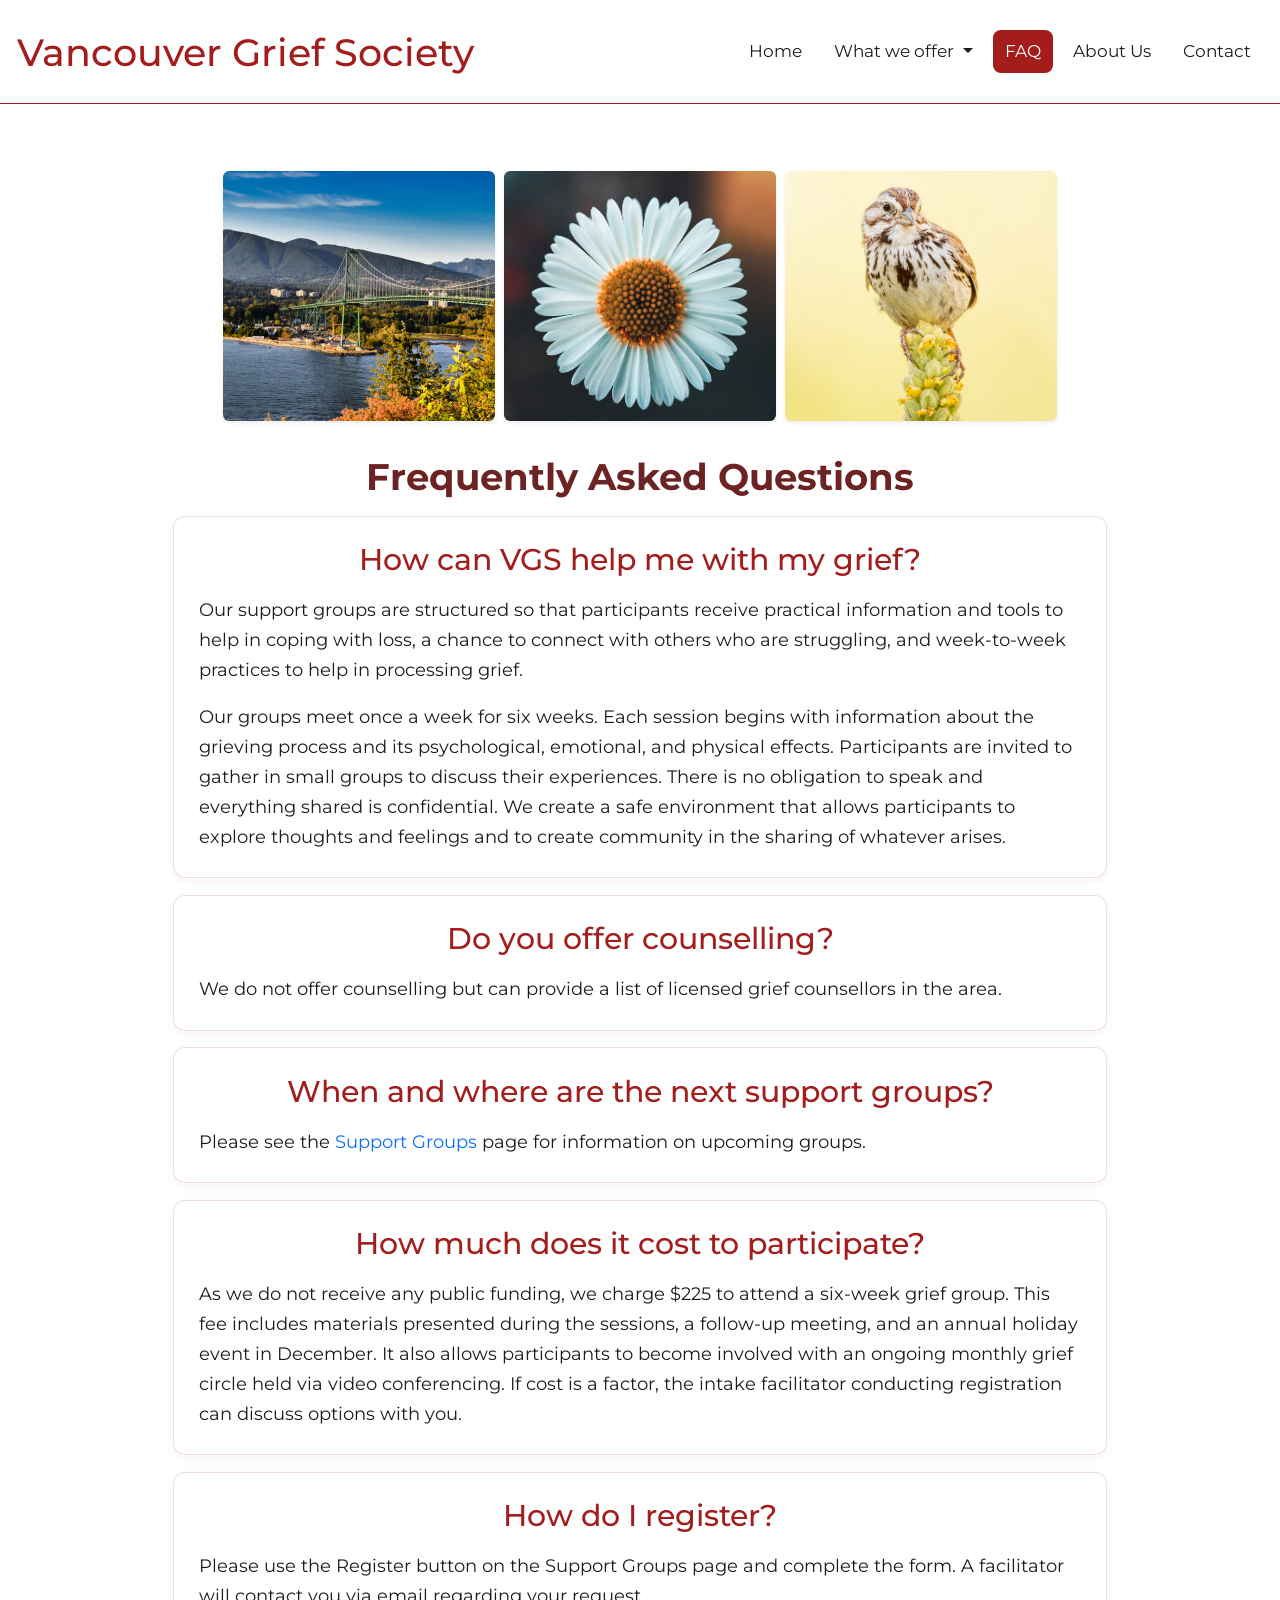
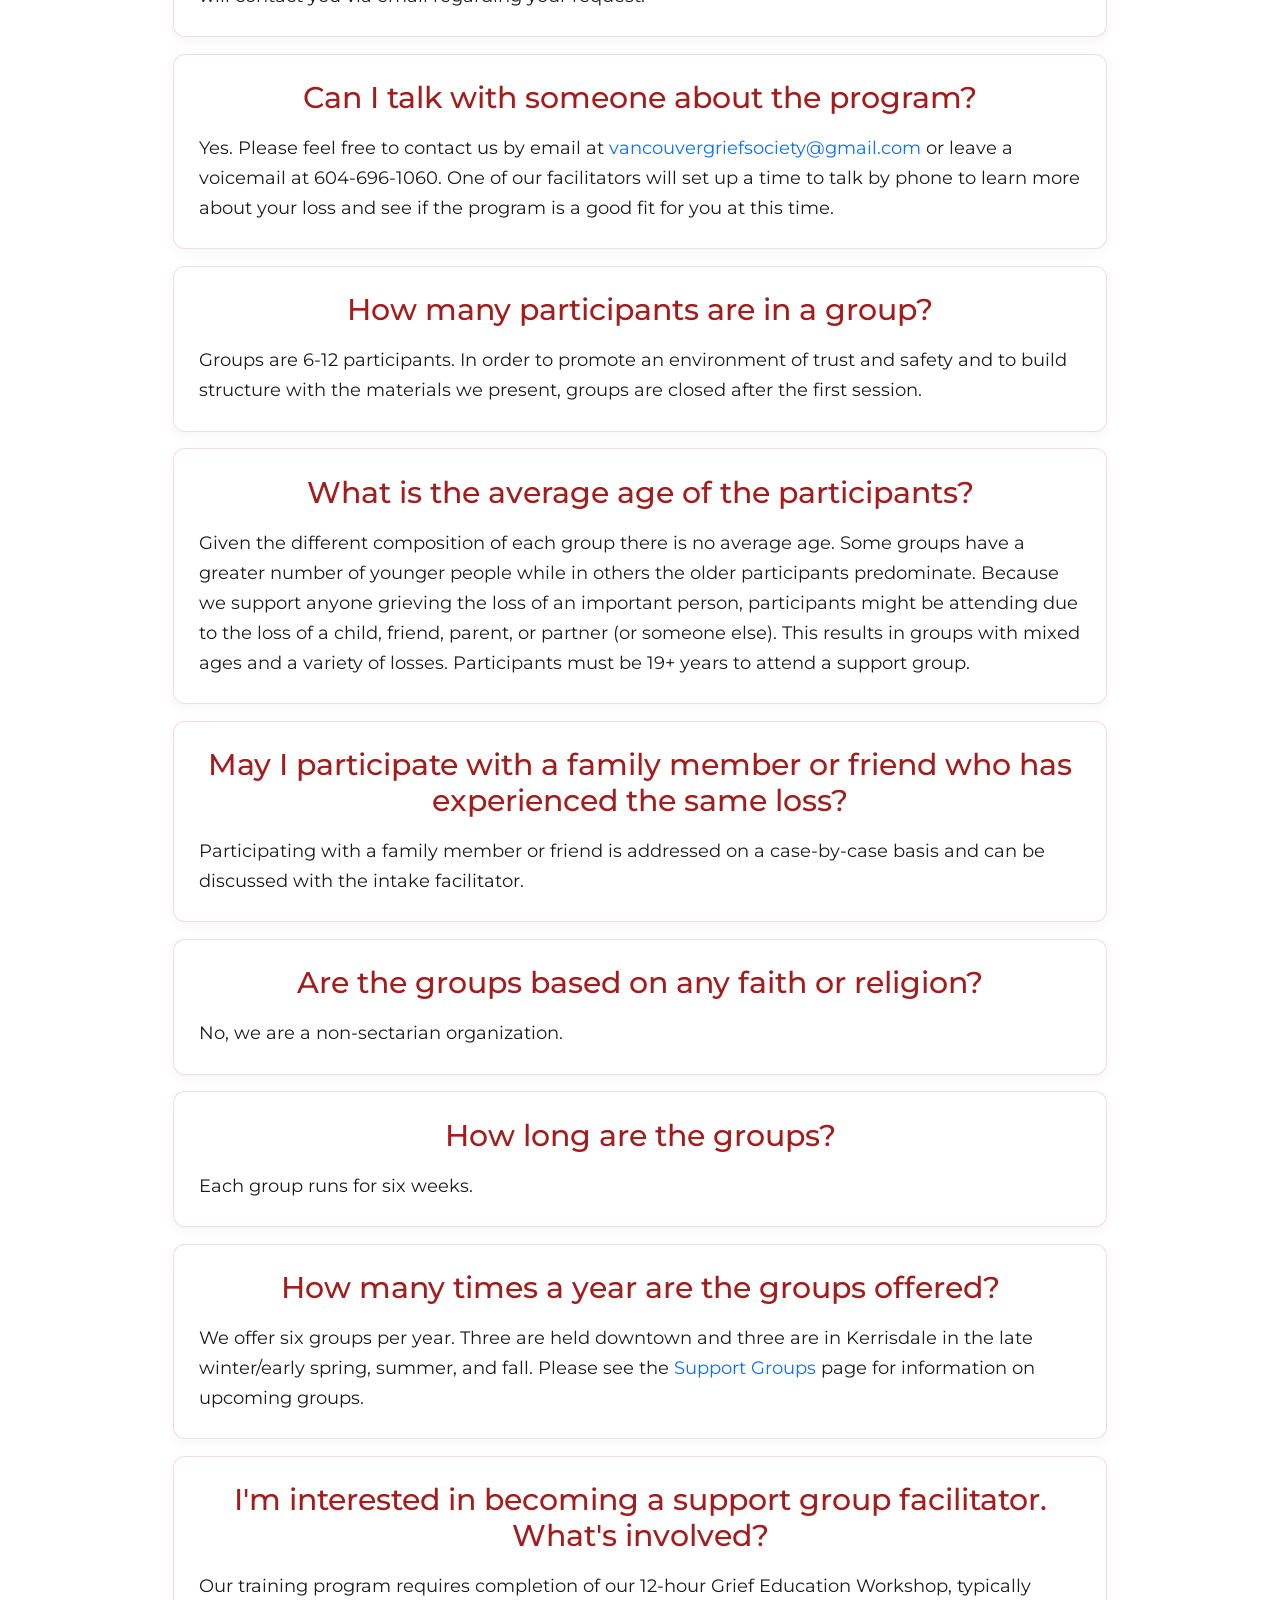
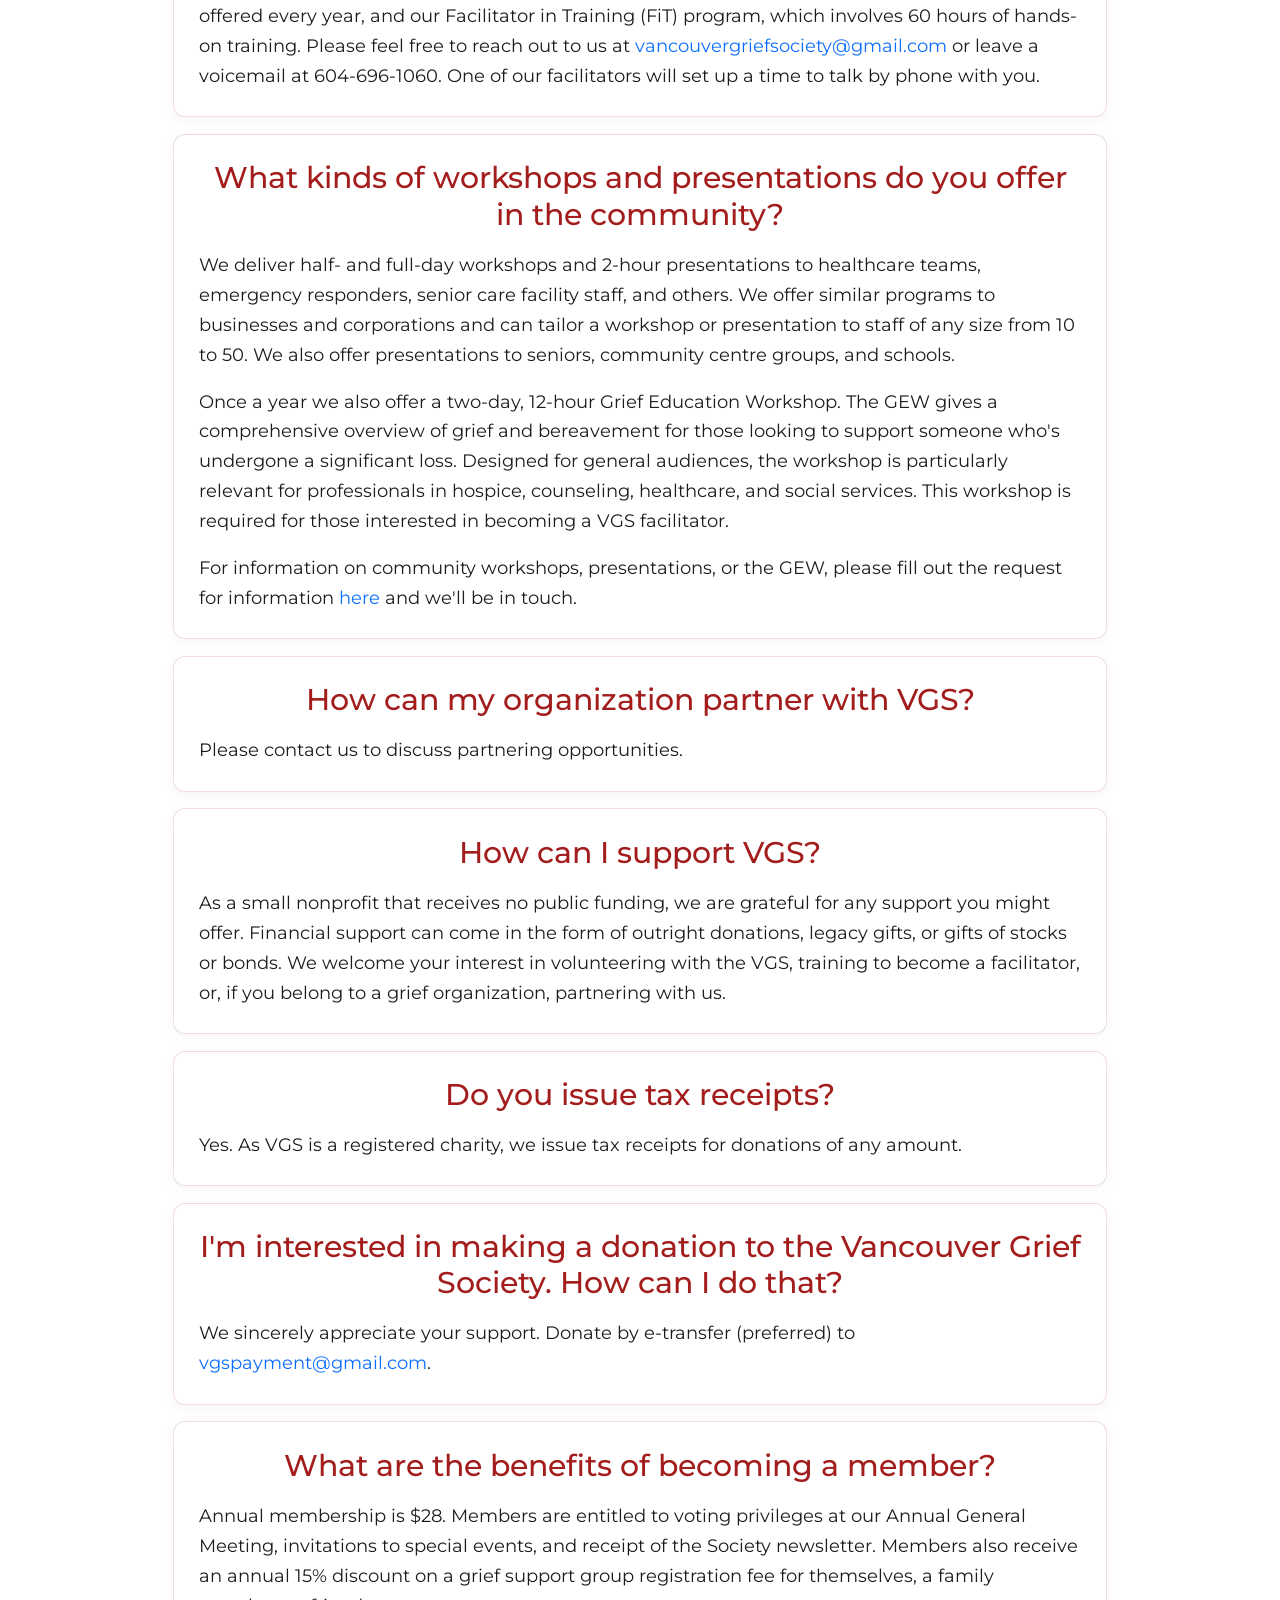
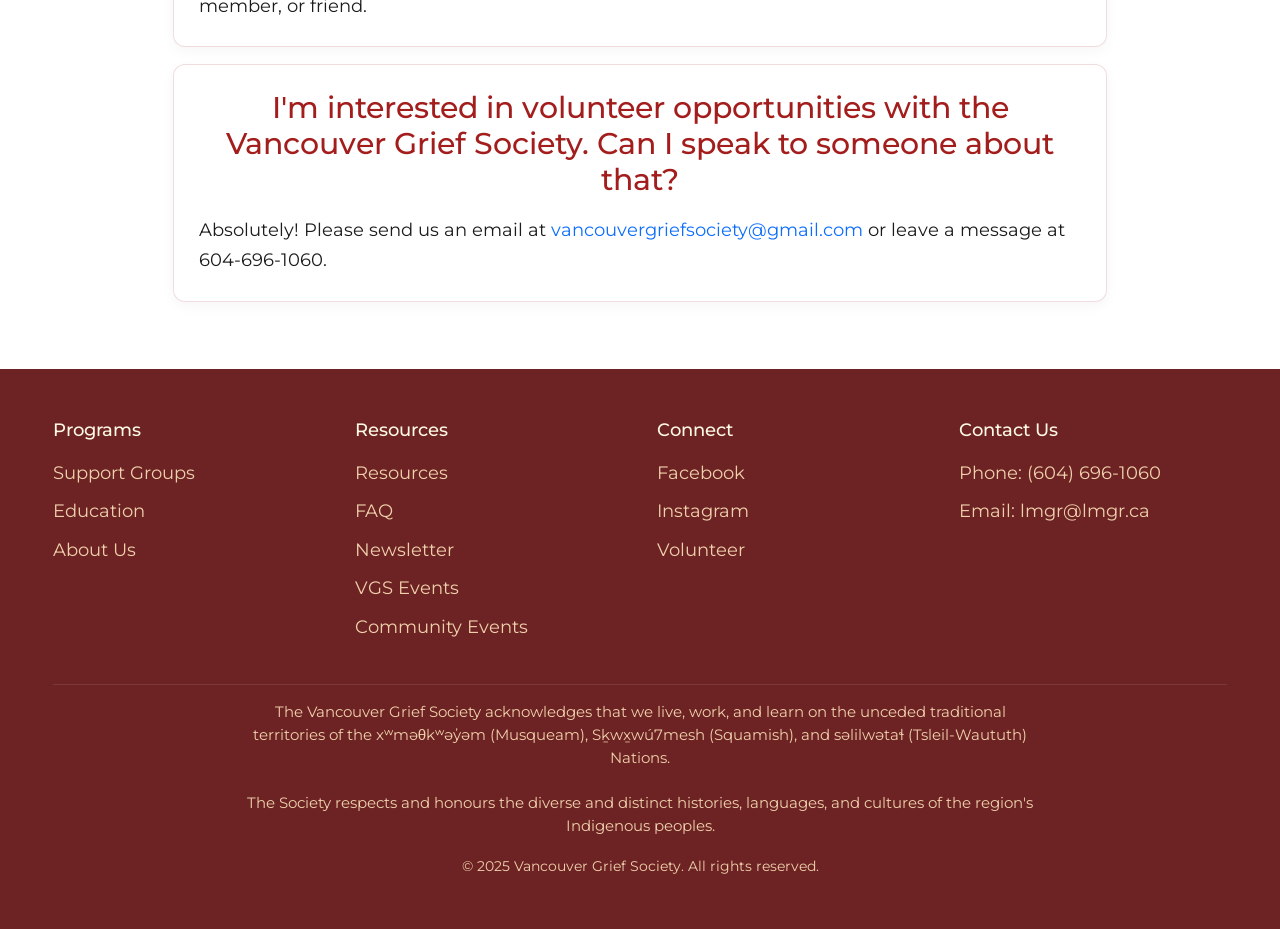
<file: faq.html>
<!DOCTYPE html>
<html lang="en">

<head>
    <meta charset="UTF-8" />
    <meta name="viewport" content="width=device-width, initial-scale=1.0" />
    <title>Vancouver Grief Society</title>
    <link href="https://cdn.jsdelivr.net/npm/bootstrap@5.3.3/dist/css/bootstrap.min.css" rel="stylesheet">
    <link rel="preconnect" href="https://fonts.googleapis.com">
    <link rel="preconnect" href="https://fonts.gstatic.com" crossorigin>
    <link
        href="https://fonts.googleapis.com/css2?family=Montserrat:wght@300;400;500;600;700&family=Lora:ital,wght@0,400;0,500;0,600;1,400&display=swap"
        rel="stylesheet">
    <link rel="stylesheet" href="base.css">
    <link rel="stylesheet" href="navbar.css">
    <link rel="stylesheet" href="footer.css">
    <link rel="stylesheet" href="contentPage.css?v=2">
    <link rel="stylesheet" href="generalSection.css">
</head>

<body>
    <header class="site-header">
        <nav class="navbar navbar-expand-tablet">
            <div class="container">
                <a class="navbar-brand" href="index.html">Vancouver Grief Society</a>
                <button class="navbar-toggler" type="button" data-bs-toggle="collapse" data-bs-target="#navbarNav"
                    aria-controls="navbarNav" aria-expanded="false" aria-label="Toggle navigation">
                    <span class="navbar-toggler-icon"></span>
                </button>
                <div class="collapse navbar-collapse" id="navbarNav">
                    <ul class="navbar-nav ms-auto gap-2">
                        <li class="nav-item"><a class="nav-link btn-nav" href="index.html">Home</a></li>
                        <li class="nav-item dropdown">
                            <a class="nav-link btn-nav dropdown-toggle" href="#" id="eventsDropdown" role="button"
                                data-bs-toggle="dropdown" aria-expanded="false">
                                What we offer
                            </a>
                            <ul class="dropdown-menu" aria-labelledby="eventsDropdown">
                                <li><a class="dropdown-item" href="supportGroups.html">Support Groups</a></li>
                                <li><a class="dropdown-item" href="education.html">Education</a></li>
                                <li><a class="dropdown-item" href="resources.html">Resources</a></li>
                            </ul>
                        </li>
                        <li class="nav-item"><a class="nav-link btn-nav selected" href="faq.html">FAQ</a></li>
                        <li class="nav-item"><a class="nav-link btn-nav" href="about.html">About Us</a></li>
                        <li class="nav-item"><a class="nav-link btn-nav" href="#footer">Contact</a></li>
                    </ul>
                </div>
            </div>
        </nav>
    </header>

    <section class="subpage-hero">
        <div class="container">
            <div class="row justify-content-center g-2">
                <div class="col-12 col-md-3">
                    <div class="text-center">
                        <img src="images/faq/vancouver-bridge-img.jpg" alt="Vancouver bridge"
                            class="img-fluid rounded shadow-sm subpage-hero-image" />
                    </div>
                </div>
                <div class="col-4 col-md-3 d-none d-md-block">
                    <div class="text-center">
                        <img src="images/faq/white-flower-img.jpg" alt="White flower"
                            class="img-fluid rounded shadow-sm subpage-hero-image" />
                    </div>
                </div>
                <div class="col-4 col-md-3 d-none d-md-block adjust-down">
                    <div class="text-center">
                        <img src="images/faq/bird-img-cropped.png" alt="Bird perched on a stem"
                            class="img-fluid rounded shadow-sm subpage-hero-image" />
                    </div>
                </div>
            </div>
        </div>
    </section>

    <section class="content-page content-page-after-hero">
        <div class="container">
            <h1 class="page-title">Frequently Asked Questions</h1>
            <div class="faq-list">
                <article class="faq-item">
                    <h2>How can VGS help me with my grief?</h2>
                    <p>Our support groups are structured so that participants receive practical information and tools to
                        help in coping with loss, a chance to connect with others who are struggling, and week-to-week
                        practices to help in processing grief.</p>
                    <p>Our groups meet once a week for six weeks. Each session begins with information about the
                        grieving process and its psychological, emotional, and physical effects. Participants are
                        invited to gather in small groups to discuss their experiences. There is no obligation to speak
                        and everything shared is confidential. We create a safe environment that allows participants to
                        explore thoughts and feelings and to create community in the sharing of whatever arises.</p>
                </article>

                <article class="faq-item">
                    <h2>Do you offer counselling?</h2>
                    <p>We do not offer counselling but can provide a list of licensed grief counsellors in the area.</p>
                </article>

                <article class="faq-item">
                    <h2>When and where are the next support groups?</h2>
                    <p>Please see the <a href="supportGroups.html">Support Groups</a> page for information on upcoming
                        groups.</p>
                </article>

                <article class="faq-item">
                    <h2>How much does it cost to participate?</h2>
                    <p>As we do not receive any public funding, we charge $225 to attend a six-week grief group. This
                        fee includes materials presented during the sessions, a follow-up meeting, and an annual holiday
                        event in December. It also allows participants to become involved with an ongoing monthly grief
                        circle held via video conferencing. If cost is a factor, the intake facilitator conducting
                        registration can discuss options with you.</p>
                </article>

                <article class="faq-item">
                    <h2>How do I register?</h2>
                    <p>Please use the Register button on the Support Groups page and complete the form. A facilitator
                        will contact you via email regarding your request.</p>
                </article>

                <article class="faq-item">
                    <h2>Can I talk with someone about the program?</h2>
                    <p>Yes. Please feel free to contact us by email at <a
                            href="mailto:vancouvergriefsociety@gmail.com">vancouvergriefsociety@gmail.com</a> or leave a
                        voicemail at 604-696-1060. One of our facilitators will set up a time to talk by phone to learn
                        more about your loss and see if the program is a good fit for you at this time.</p>
                </article>

                <article class="faq-item">
                    <h2>How many participants are in a group?</h2>
                    <p>Groups are 6-12 participants. In order to promote an environment of trust and safety and to build
                        structure with the materials we present, groups are closed after the first session.</p>
                </article>

                <article class="faq-item">
                    <h2>What is the average age of the participants?</h2>
                    <p>Given the different composition of each group there is no average age. Some groups have a greater
                        number of younger people while in others the older participants predominate. Because we support
                        anyone grieving the loss of an important person, participants might be attending due to the loss
                        of a child, friend, parent, or partner (or someone else). This results in groups with mixed ages
                        and a variety of losses. Participants must be 19+ years to attend a support group.</p>
                </article>

                <article class="faq-item">
                    <h2>May I participate with a family member or friend who has experienced the same loss?</h2>
                    <p>Participating with a family member or friend is addressed on a case-by-case basis and can be
                        discussed with the intake facilitator.</p>
                </article>

                <article class="faq-item">
                    <h2>Are the groups based on any faith or religion?</h2>
                    <p>No, we are a non-sectarian organization.</p>
                </article>

                <article class="faq-item">
                    <h2>How long are the groups?</h2>
                    <p>Each group runs for six weeks.</p>
                </article>

                <article class="faq-item">
                    <h2>How many times a year are the groups offered?</h2>
                    <p>We offer six groups per year. Three are held downtown and three are in Kerrisdale in the late
                        winter/early spring, summer, and fall. Please see the <a href="supportGroups.html">Support
                            Groups</a> page for information on upcoming groups.</p>
                </article>

                <article id="become-a-facilitator" class="faq-item">
                    <h2>I'm interested in becoming a support group facilitator. What's involved?</h2>
                    <p>Our training program requires completion of our 12-hour Grief Education Workshop, typically
                        offered every year, and our Facilitator in Training (FiT) program, which involves 60 hours of
                        hands-on training. Please feel free to reach out to us at <a
                            href="mailto:vancouvergriefsociety@gmail.com">vancouvergriefsociety@gmail.com</a> or leave a
                        voicemail at 604-696-1060. One of our facilitators will set up a time to talk by phone with you.
                    </p>
                </article>

                <article class="faq-item">
                    <h2>What kinds of workshops and presentations do you offer in the community?</h2>
                    <p>We deliver half- and full-day workshops and 2-hour presentations to healthcare teams, emergency
                        responders, senior care facility staff, and others. We offer similar programs to businesses and
                        corporations and can tailor a workshop or presentation to staff of any size from 10 to 50. We
                        also offer presentations to seniors, community centre groups, and schools.</p>
                    <p>Once a year we also offer a two-day, 12-hour Grief Education Workshop. The GEW gives a
                        comprehensive overview of grief and bereavement for those looking to support someone who's
                        undergone a significant loss. Designed for general audiences, the workshop is particularly
                        relevant for professionals in hospice, counseling, healthcare, and social services. This workshop
                        is required for those interested in becoming a VGS facilitator.</p>
                    <p>For information on community workshops, presentations, or the GEW, please fill out the request
                        for information <a href="education.html">here</a> and we'll be in touch.</p>
                </article>

                <article class="faq-item">
                    <h2>How can my organization partner with VGS?</h2>
                    <p>Please contact us to discuss partnering opportunities.</p>
                </article>

                <article class="faq-item">
                    <h2>How can I support VGS?</h2>
                    <p>As a small nonprofit that receives no public funding, we are grateful for any support you might
                        offer. Financial support can come in the form of outright donations, legacy gifts, or gifts of
                        stocks or bonds. We welcome your interest in volunteering with the VGS, training to become a
                        facilitator, or, if you belong to a grief organization, partnering with us.</p>
                </article>

                <article class="faq-item">
                    <h2>Do you issue tax receipts?</h2>
                    <p>Yes. As VGS is a registered charity, we issue tax receipts for donations of any amount.</p>
                </article>

                <article id="donate" class="faq-item">
                    <h2>I'm interested in making a donation to the Vancouver Grief Society. How can I do that?</h2>
                    <p>We sincerely appreciate your support. Donate by e-transfer (preferred) to <a
                            href="mailto:vgspayment@gmail.com">vgspayment@gmail.com</a>.</p>
                </article>

                <article class="faq-item">
                    <h2>What are the benefits of becoming a member?</h2>
                    <p>Annual membership is $28. Members are entitled to voting privileges at our Annual General
                        Meeting, invitations to special events, and receipt of the Society newsletter. Members also
                        receive an annual 15% discount on a grief support group registration fee for themselves, a
                        family member, or friend.</p>
                </article>

                <article id="volunteer" class="faq-item">
                    <h2>I'm interested in volunteer opportunities with the Vancouver Grief Society. Can I speak to
                        someone about that?</h2>
                    <p>Absolutely! Please send us an email at <a
                            href="mailto:vancouvergriefsociety@gmail.com">vancouvergriefsociety@gmail.com</a> or leave a
                        message at 604-696-1060.</p>
                </article>
            </div>
        </div>
    </section>

    <footer id="footer" class="site-footer">
        <div class="container footer-container">
            <div class="footer-grid">
                <div class="footer-column">
                    <h3>Programs</h3>
                    <ul>
                        <li><a href="supportGroups.html">Support Groups</a></li>
                        <li><a href="education.html">Education</a></li>
                        <li><a href="about.html">About Us</a></li>
                    </ul>
                </div>

                <div class="footer-column">
                    <h3>Resources</h3>
                    <ul>
                        <li><a href="resources.html">Resources</a></li>
                        <li><a href="faq.html">FAQ</a></li>
                        <li><a href="https://forms.gle/5CZ8idRxc71DqHw28">Newsletter</a></li>
                        <li><a href="VGSEvents.html">VGS Events</a></li>
                        <li><a href="communityEvents.html">Community Events</a></li>
                    </ul>
                </div>

                <div class="footer-column">
                    <h3>Connect</h3>
                    <ul>
                        <li><a href="#">Facebook</a></li>
                        <li><a href="#">Instagram</a></li>
                        <li><a href="faq.html?highlight=volunteer">Volunteer</a></li>
                    </ul>
                </div>

                <div class="footer-column">
                    <h3>Contact Us</h3>
                    <ul>
                        <li>Phone: (604) 696-1060</li>
                        <li>Email: lmgr@lmgr.ca</li>
                    </ul>
                </div>
            </div>

            <div class="footer-bottom">
                <p class="acknowledgement">
                    The Vancouver Grief Society acknowledges that we live, work, and learn on the unceded traditional
                    territories of the
                    xʷməθkʷəy̓əm (Musqueam), Sḵwx̱wú7mesh (Squamish), and səlilwətaɬ (Tsleil-Waututh) Nations.
                    <br><br>
                    The Society respects and honours the diverse and distinct histories, languages, and cultures of the
                    region's Indigenous peoples.
                </p>
                <p class="copyright">
                    © 2025 Vancouver Grief Society. All rights reserved.
                </p>
            </div>
        </div>
    </footer>

    <script src="https://cdn.jsdelivr.net/npm/bootstrap@5.3.3/dist/js/bootstrap.bundle.min.js"></script>
    <script src="navbar.js"></script>
    <script src="faq.js"></script>
</body>

</html>
</file>
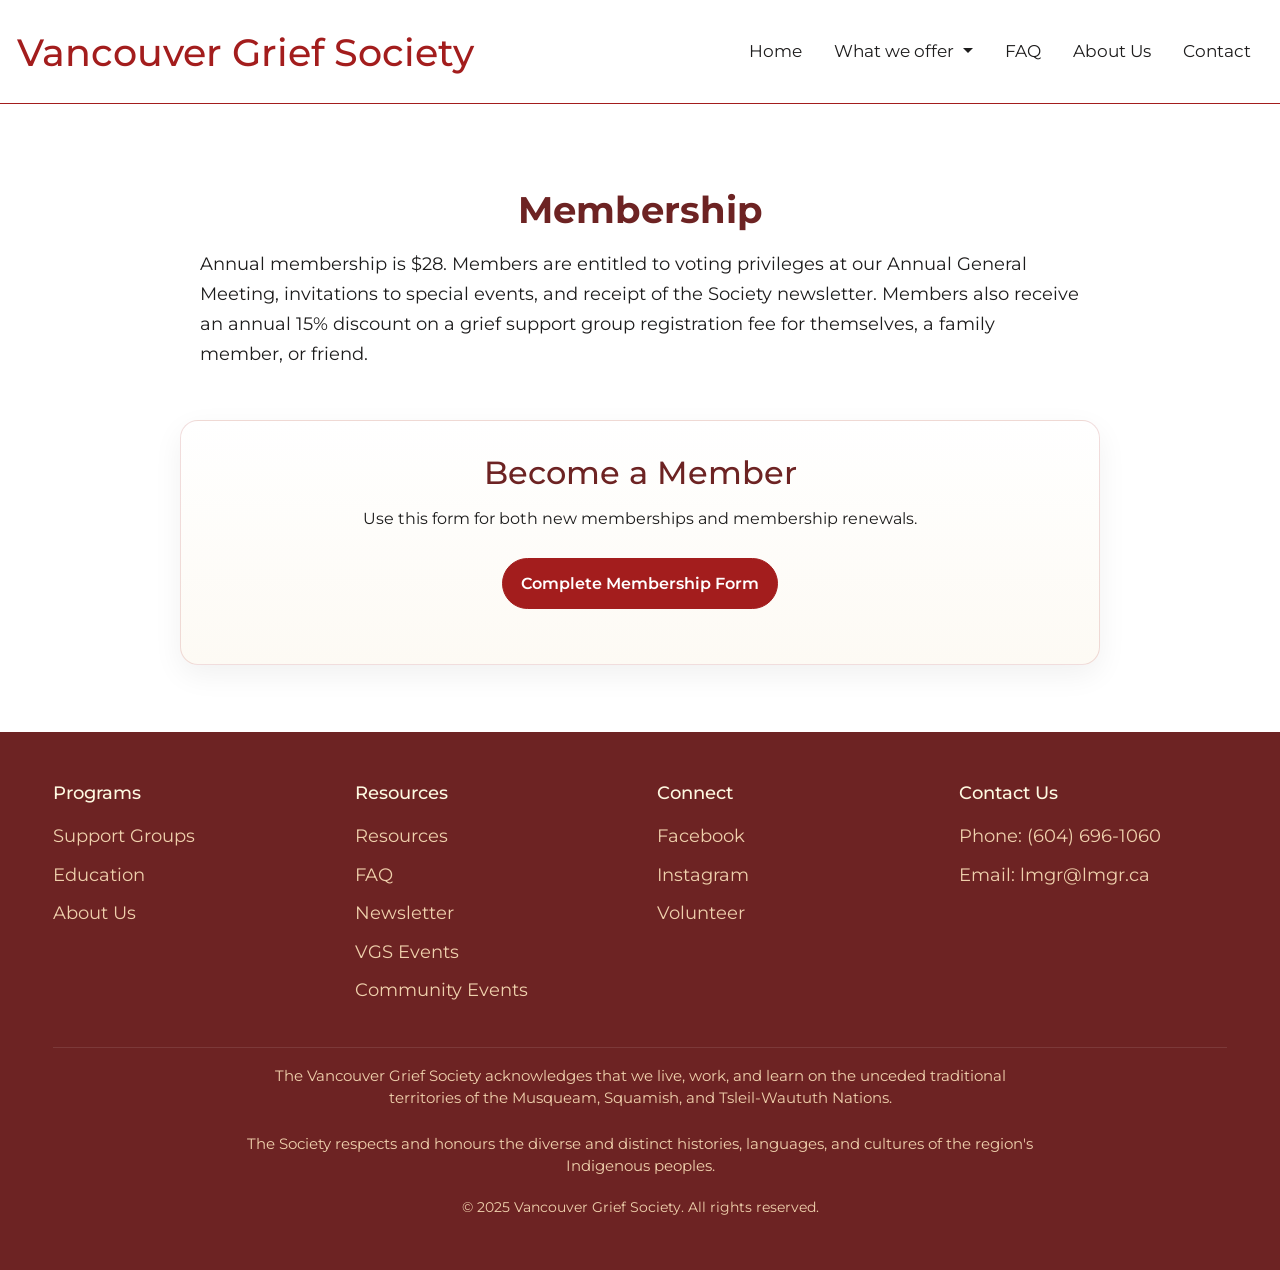
<file: membership.html>
<!DOCTYPE html>
<html lang="en">

<head>
    <meta charset="UTF-8" />
    <meta name="viewport" content="width=device-width, initial-scale=1.0" />
    <title>Membership | Vancouver Grief Society</title>
    <link href="https://cdn.jsdelivr.net/npm/bootstrap@5.3.3/dist/css/bootstrap.min.css" rel="stylesheet">
    <link rel="preconnect" href="https://fonts.googleapis.com">
    <link rel="preconnect" href="https://fonts.gstatic.com" crossorigin>
    <link
        href="https://fonts.googleapis.com/css2?family=Montserrat:wght@300;400;500;600;700&family=Lora:ital,wght@0,400;0,500;0,600;1,400&display=swap"
        rel="stylesheet">
    <link rel="stylesheet" href="base.css">
    <link rel="stylesheet" href="navbar.css">
    <link rel="stylesheet" href="footer.css">
    <link rel="stylesheet" href="contentPage.css?v=2">
    <link rel="stylesheet" href="membership.css?v=3">
</head>

<body>
    <header class="site-header">
        <nav class="navbar navbar-expand-tablet">
            <div class="container">
                <a class="navbar-brand" href="index.html">Vancouver Grief Society</a>
                <button class="navbar-toggler" type="button" data-bs-toggle="collapse" data-bs-target="#navbarNav"
                    aria-controls="navbarNav" aria-expanded="false" aria-label="Toggle navigation">
                    <span class="navbar-toggler-icon"></span>
                </button>
                <div class="collapse navbar-collapse" id="navbarNav">
                    <ul class="navbar-nav ms-auto gap-2">
                        <li class="nav-item"><a class="nav-link btn-nav" href="index.html">Home</a></li>
                        <li class="nav-item dropdown">
                            <a class="nav-link btn-nav dropdown-toggle" href="#" id="eventsDropdown" role="button"
                                data-bs-toggle="dropdown" aria-expanded="false">
                                What we offer
                            </a>
                            <ul class="dropdown-menu" aria-labelledby="eventsDropdown">
                                <li><a class="dropdown-item" href="supportGroups.html">Support Groups</a></li>
                                <li><a class="dropdown-item" href="education.html">Education</a></li>
                                <li><a class="dropdown-item" href="resources.html">Resources</a></li>
                            </ul>
                        </li>
                        <li class="nav-item"><a class="nav-link btn-nav" href="faq.html">FAQ</a></li>
                        <li class="nav-item"><a class="nav-link btn-nav" href="about.html">About Us</a></li>
                        <li class="nav-item"><a class="nav-link btn-nav" href="#footer">Contact</a></li>
                    </ul>
                </div>
            </div>
        </nav>
    </header>

    <main class="content-page membership-page">
        <div class="container">
            <section class="subpage-hero membership-hero">
                <h1 class="page-title">Membership</h1>
                <p class="page-intro membership-intro">Annual membership is $28. Members are entitled to voting
                    privileges at our Annual General Meeting, invitations to special events, and receipt of the Society
                    newsletter. Members also receive an annual 15% discount on a grief support group registration fee
                    for themselves, a family member, or friend.</p>
            </section>

            <section class="membership-card" aria-labelledby="membership-form-title">
                <h2 id="membership-form-title">Become a Member</h2>
                <p class="membership-note">Use this form for both new memberships and membership renewals.</p>
                <div class="membership-form-actions">
                    <a class="membership-form-link"
                        href="https://docs.google.com/forms/d/e/1FAIpQLSerKylDWc82rVn4Mc2thiHgZjmv68oJV5Pl2HiEZBvJvU3UxA/viewform?usp=sharing&amp;ouid=108363560943603886490"
                        target="_blank" rel="noreferrer">Complete Membership Form</a>
                </div>
            </section>
        </div>
    </main>

    <footer id="footer" class="site-footer">
        <div class="container footer-container">
            <div class="footer-grid">
                <div class="footer-column">
                    <h3>Programs</h3>
                    <ul>
                        <li><a href="supportGroups.html">Support Groups</a></li>
                        <li><a href="education.html">Education</a></li>
                        <li><a href="about.html">About Us</a></li>
                    </ul>
                </div>

                <div class="footer-column">
                    <h3>Resources</h3>
                    <ul>
                        <li><a href="resources.html">Resources</a></li>
                        <li><a href="faq.html">FAQ</a></li>
                        <li><a href="https://forms.gle/5CZ8idRxc71DqHw28">Newsletter</a></li>
                        <li><a href="VGSEvents.html">VGS Events</a></li>
                        <li><a href="communityEvents.html">Community Events</a></li>
                    </ul>
                </div>

                <div class="footer-column">
                    <h3>Connect</h3>
                    <ul>
                        <li><a href="#">Facebook</a></li>
                        <li><a href="#">Instagram</a></li>
                        <li><a href="faq.html?highlight=volunteer">Volunteer</a></li>
                    </ul>
                </div>

                <div class="footer-column">
                    <h3>Contact Us</h3>
                    <ul>
                        <li>Phone: (604) 696-1060</li>
                        <li>Email: lmgr@lmgr.ca</li>
                    </ul>
                </div>
            </div>

            <div class="footer-bottom">
                <p class="acknowledgement">
                    The Vancouver Grief Society acknowledges that we live, work, and learn on the unceded traditional
                    territories of the
                    Musqueam, Squamish, and Tsleil-Waututh Nations.
                    <br><br>
                    The Society respects and honours the diverse and distinct histories, languages, and cultures of the
                    region's Indigenous peoples.
                </p>
                <p class="copyright">
                    © 2025 Vancouver Grief Society. All rights reserved.
                </p>
            </div>
        </div>
    </footer>

    <script src="https://cdn.jsdelivr.net/npm/bootstrap@5.3.3/dist/js/bootstrap.bundle.min.js"></script>
    <script src="navbar.js"></script>
</body>

</html>
</file>
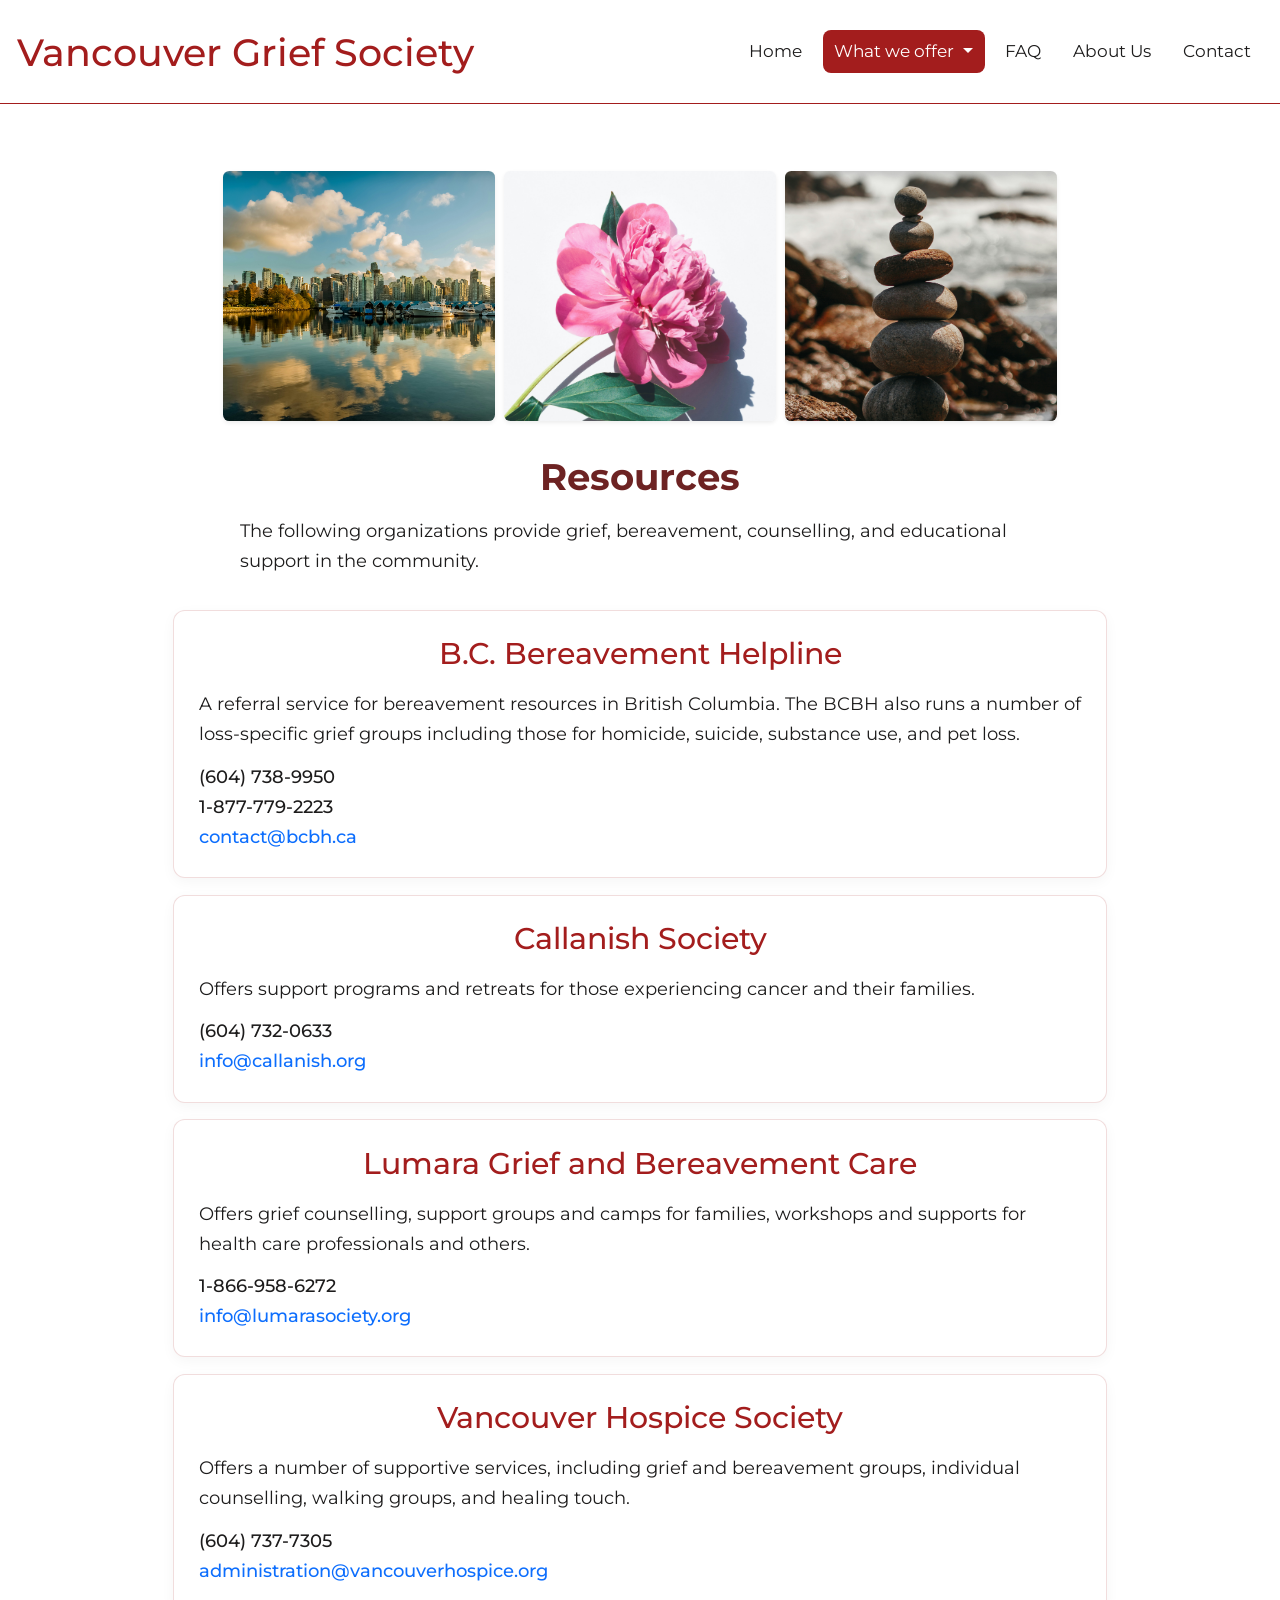
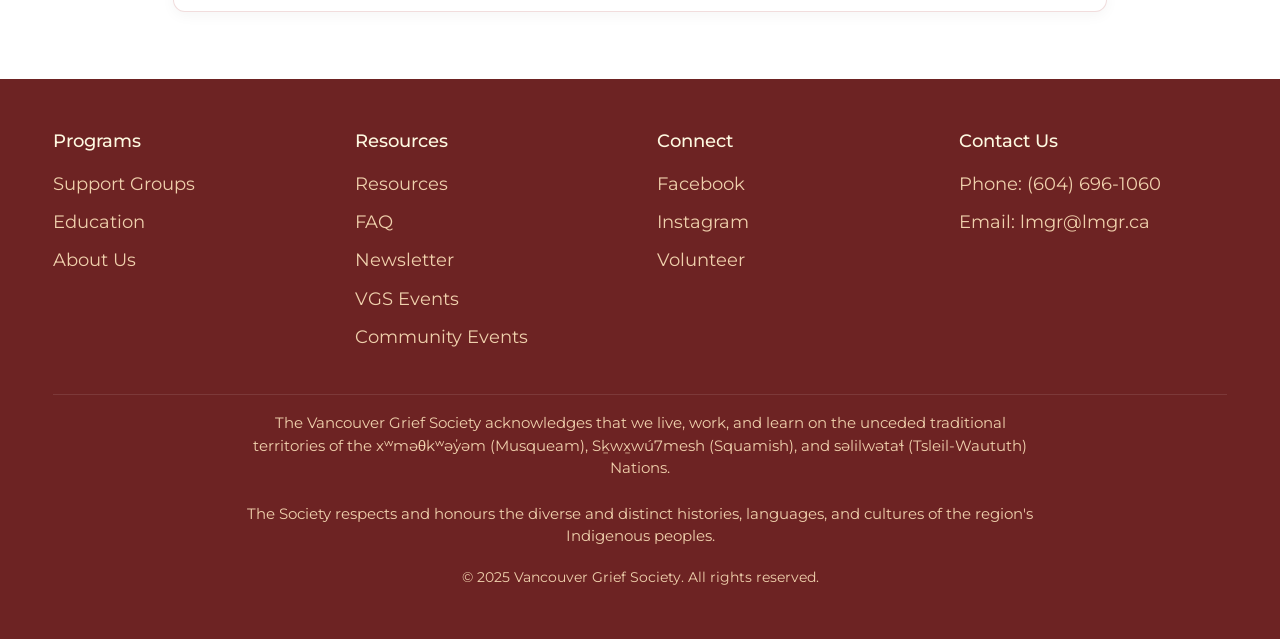
<file: resources.html>
<!DOCTYPE html>
<html lang="en">

<head>
    <meta charset="UTF-8" />
    <meta name="viewport" content="width=device-width, initial-scale=1.0" />
    <title>Vancouver Grief Society</title>
    <link href="https://cdn.jsdelivr.net/npm/bootstrap@5.3.3/dist/css/bootstrap.min.css" rel="stylesheet">
    <link rel="preconnect" href="https://fonts.googleapis.com">
    <link rel="preconnect" href="https://fonts.gstatic.com" crossorigin>
    <link
        href="https://fonts.googleapis.com/css2?family=Montserrat:wght@300;400;500;600;700&family=Lora:ital,wght@0,400;0,500;0,600;1,400&display=swap"
        rel="stylesheet">
    <link rel="stylesheet" href="base.css">
    <link rel="stylesheet" href="navbar.css">
    <link rel="stylesheet" href="footer.css">
    <link rel="stylesheet" href="contentPage.css?v=2">
</head>

<body>
    <header class="site-header">
        <nav class="navbar navbar-expand-tablet">
            <div class="container">
                <a class="navbar-brand" href="index.html">Vancouver Grief Society</a>
                <button class="navbar-toggler" type="button" data-bs-toggle="collapse" data-bs-target="#navbarNav"
                    aria-controls="navbarNav" aria-expanded="false" aria-label="Toggle navigation">
                    <span class="navbar-toggler-icon"></span>
                </button>
                <div class="collapse navbar-collapse" id="navbarNav">
                    <ul class="navbar-nav ms-auto gap-2">
                        <li class="nav-item"><a class="nav-link btn-nav" href="index.html">Home</a></li>
                        <li class="nav-item dropdown">
                            <a class="nav-link btn-nav dropdown-toggle selected" href="#" id="eventsDropdown" role="button"
                                data-bs-toggle="dropdown" aria-expanded="false">
                                What we offer
                            </a>
                            <ul class="dropdown-menu" aria-labelledby="eventsDropdown">
                                <li><a class="dropdown-item" href="supportGroups.html">Support Groups</a></li>
                                <li><a class="dropdown-item" href="education.html">Education</a></li>
                                <li><a class="dropdown-item" href="resources.html">Resources</a></li>
                            </ul>
                        </li>
                        <li class="nav-item"><a class="nav-link btn-nav" href="faq.html">FAQ</a></li>
                        <li class="nav-item"><a class="nav-link btn-nav" href="about.html">About Us</a></li>
                        <li class="nav-item"><a class="nav-link btn-nav" href="#footer">Contact</a></li>
                    </ul>
                </div>
            </div>
        </nav>
    </header>

    <section class="subpage-hero">
        <div class="container">
            <div class="row justify-content-center g-2">
                <div class="col-12 col-md-3">
                    <div class="text-center">
                        <img src="images/resources/vancouver-img.jpg" alt="Vancouver skyline"
                            class="img-fluid rounded shadow-sm subpage-hero-image" />
                    </div>
                </div>
                <div class="col-4 col-md-3 d-none d-md-block">
                    <div class="text-center">
                        <img src="images/resources/pink-flower-img.jpg" alt="Pink flower"
                            class="img-fluid rounded shadow-sm subpage-hero-image" />
                    </div>
                </div>
                <div class="col-4 col-md-3 d-none d-md-block">
                    <div class="text-center">
                        <img src="images/resources/rocks-on-rocks-img.jpg" alt="Stacked rocks"
                            class="img-fluid rounded shadow-sm subpage-hero-image" />
                    </div>
                </div>
            </div>
        </div>
    </section>

    <section class="content-page content-page-after-hero">
        <div class="container">
            <h1 class="page-title">Resources</h1>
            <p class="page-intro">
                The following organizations provide grief, bereavement, counselling, and educational support in the community.
            </p>

            <div class="resource-list">
                <article class="resource-card">
                    <h2>B.C. Bereavement Helpline</h2>
                    <p>
                        A referral service for bereavement resources in British Columbia. The BCBH also runs a number of loss-specific grief groups including those for homicide, suicide, substance use, and pet loss.
                    </p>
                    <p class="resource-contact">(604) 738-9950<br>1-877-779-2223<br><a href="mailto:contact@bcbh.ca">contact@bcbh.ca</a></p>
                </article>

                <article class="resource-card">
                    <h2>Callanish Society</h2>
                    <p>
                        Offers support programs and retreats for those experiencing cancer and their families.
                    </p>
                    <p class="resource-contact">(604) 732-0633<br><a href="mailto:info@callanish.org">info@callanish.org</a></p>
                </article>

                <article class="resource-card">
                    <h2>Lumara Grief and Bereavement Care</h2>
                    <p>
                        Offers grief counselling, support groups and camps for families, workshops and supports for health care professionals and others.
                    </p>
                    <p class="resource-contact">1-866-958-6272<br><a href="mailto:info@lumarasociety.org">info@lumarasociety.org</a></p>
                </article>

                <article class="resource-card">
                    <h2>Vancouver Hospice Society</h2>
                    <p>
                        Offers a number of supportive services, including grief and bereavement groups, individual counselling, walking groups, and healing touch.
                    </p>
                    <p class="resource-contact">(604) 737-7305<br><a href="mailto:administration@vancouverhospice.org">administration@vancouverhospice.org</a></p>
                </article>
            </div>
        </div>
    </section>

    <footer id="footer" class="site-footer">
        <div class="container footer-container">
            <div class="footer-grid">
                <div class="footer-column">
                    <h3>Programs</h3>
                    <ul>
                        <li><a href="supportGroups.html">Support Groups</a></li>
                        <li><a href="education.html">Education</a></li>
                        <li><a href="about.html">About Us</a></li>
                    </ul>
                </div>

                <div class="footer-column">
                    <h3>Resources</h3>
                    <ul>
                        <li><a href="resources.html">Resources</a></li>
                        <li><a href="faq.html">FAQ</a></li>
                        <li><a href="https://forms.gle/5CZ8idRxc71DqHw28">Newsletter</a></li>
                        <li><a href="VGSEvents.html">VGS Events</a></li>
                        <li><a href="communityEvents.html">Community Events</a></li>
                    </ul>
                </div>

                <div class="footer-column">
                    <h3>Connect</h3>
                    <ul>
                        <li><a href="#">Facebook</a></li>
                        <li><a href="#">Instagram</a></li>
                        <li><a href="faq.html?highlight=volunteer">Volunteer</a></li>
                    </ul>
                </div>

                <div class="footer-column">
                    <h3>Contact Us</h3>
                    <ul>
                        <li>Phone: (604) 696-1060</li>
                        <li>Email: lmgr@lmgr.ca</li>
                    </ul>
                </div>
            </div>

            <div class="footer-bottom">
                <p class="acknowledgement">
                    The Vancouver Grief Society acknowledges that we live, work, and learn on the unceded traditional territories of the
                    xʷməθkʷəy̓əm (Musqueam), Sḵwx̱wú7mesh (Squamish), and səlilwətaɬ (Tsleil-Waututh) Nations.
                    <br><br>
                    The Society respects and honours the diverse and distinct histories, languages, and cultures of the region's Indigenous peoples.
                </p>
                <p class="copyright">
                    © 2025 Vancouver Grief Society. All rights reserved.
                </p>
            </div>
        </div>
    </footer>

    <script src="https://cdn.jsdelivr.net/npm/bootstrap@5.3.3/dist/js/bootstrap.bundle.min.js"></script>
    <script src="navbar.js"></script>
</body>

</html>
</file>
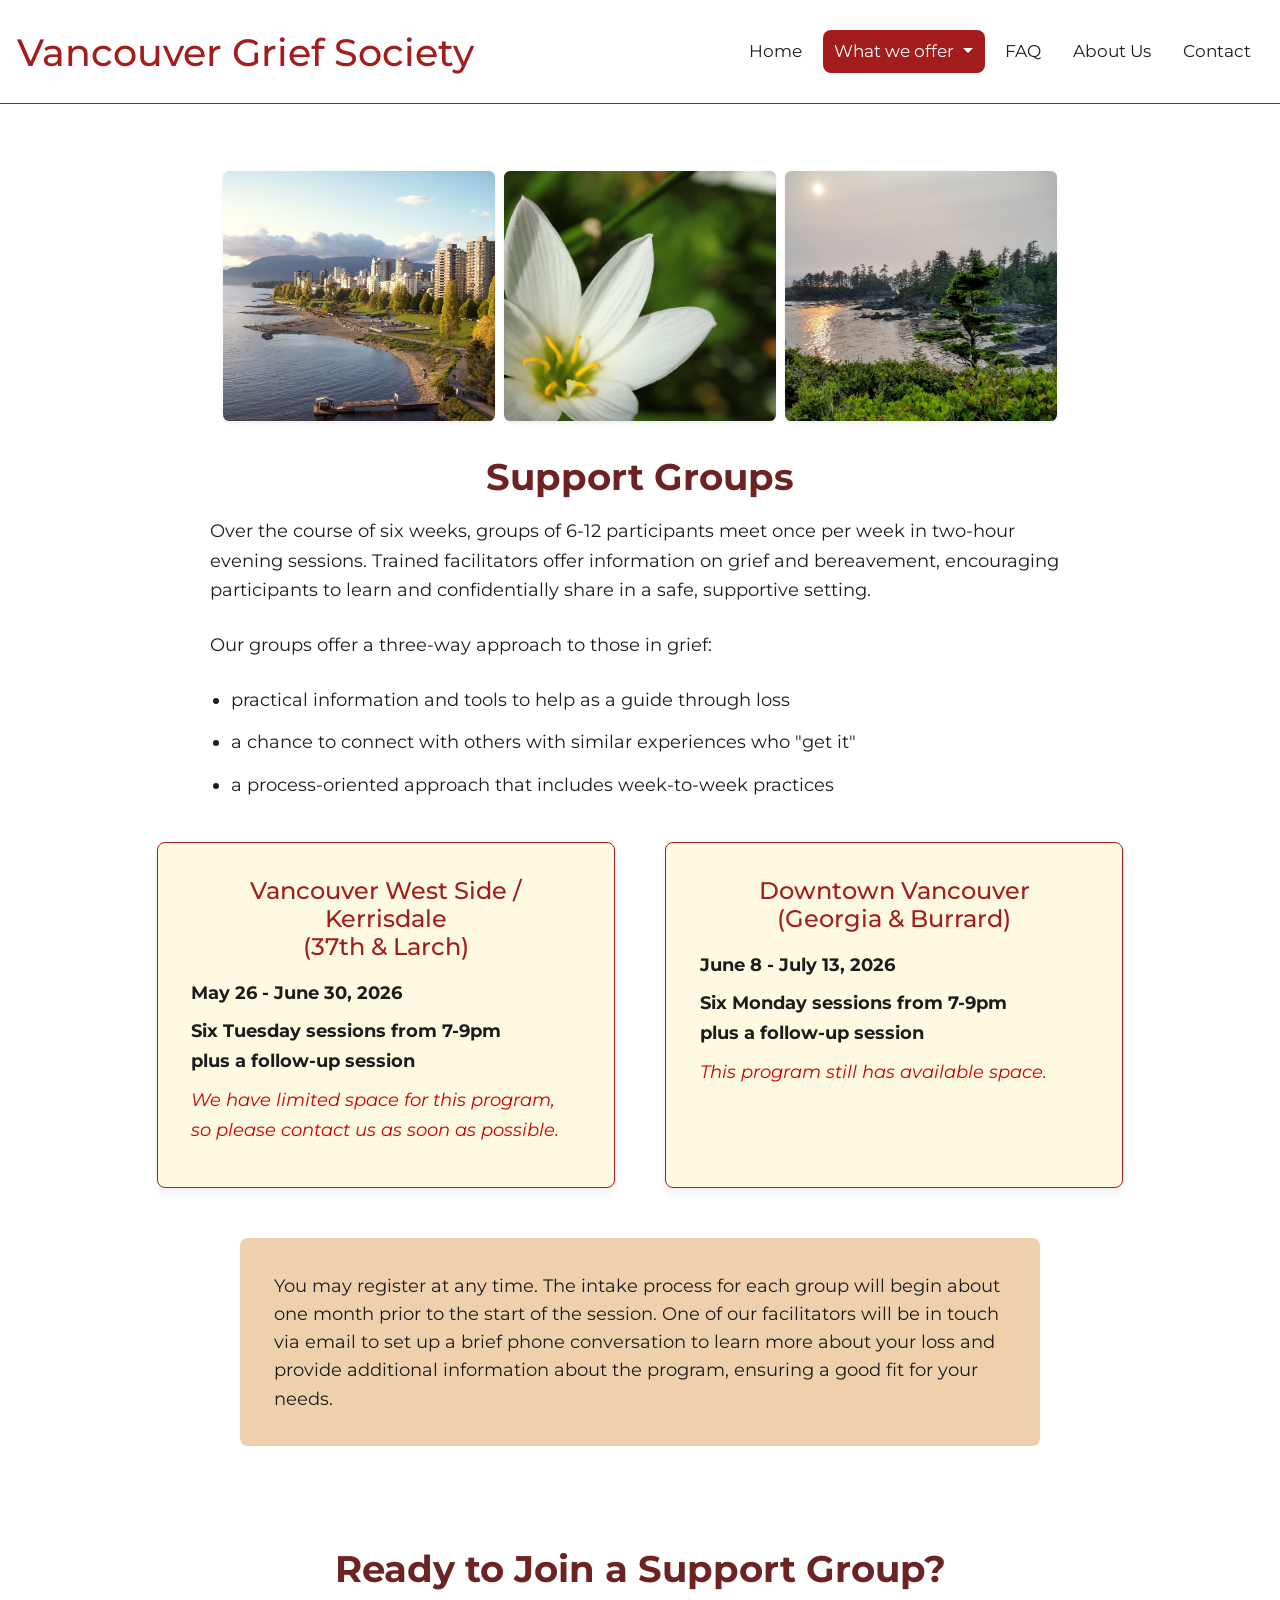
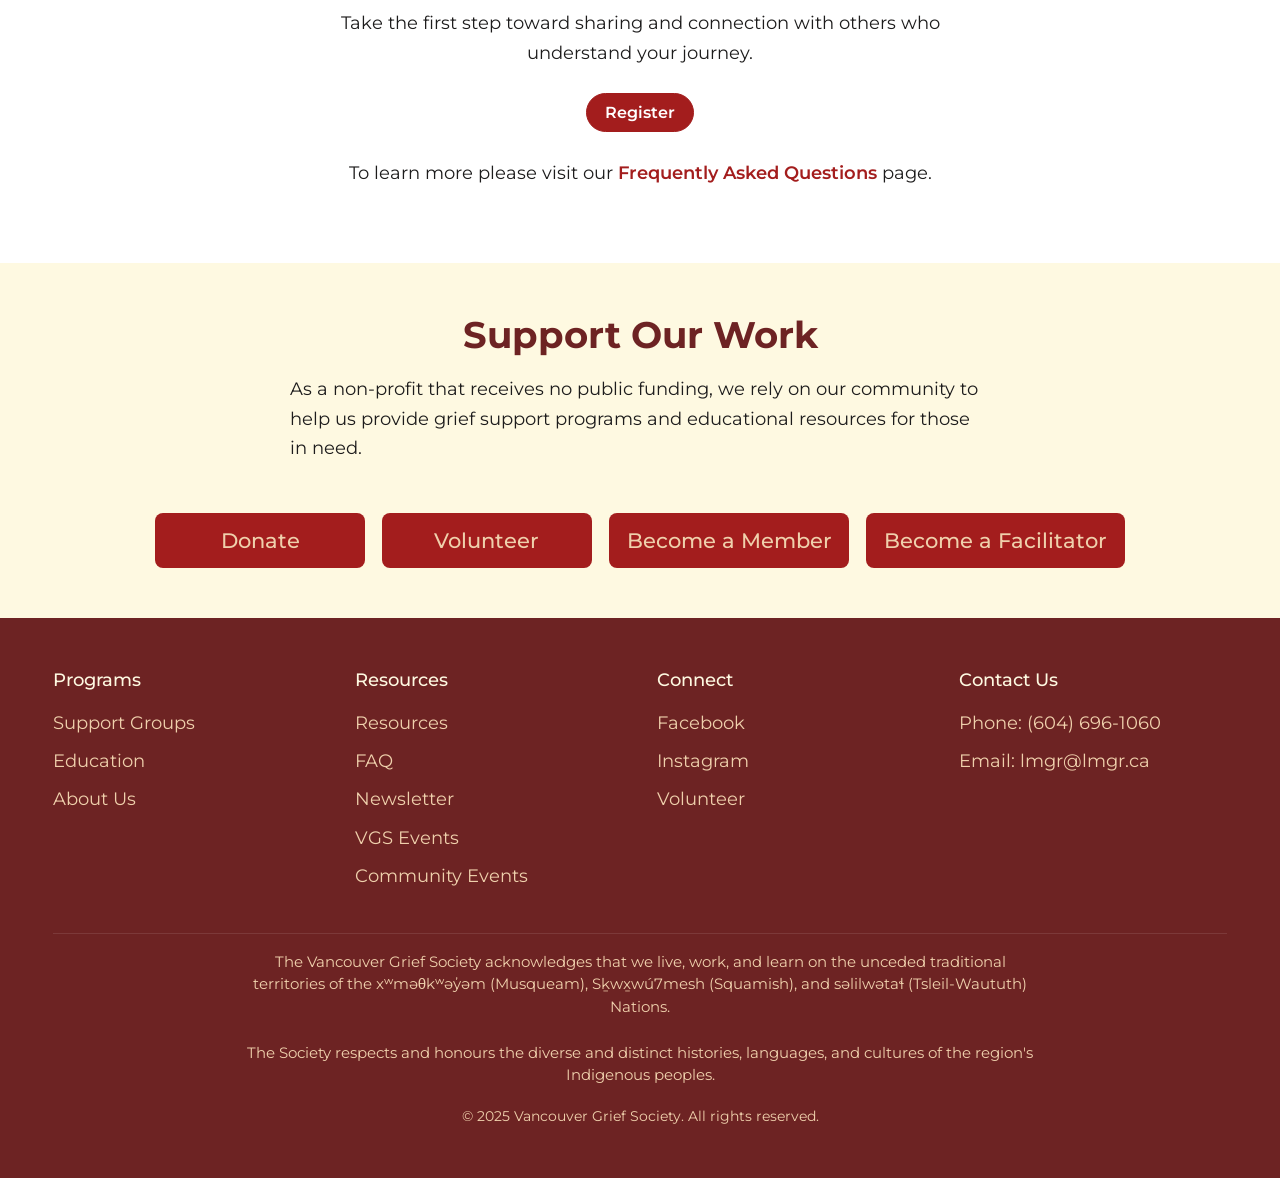
<file: supportGroups.html>
<!DOCTYPE html>
<html lang="en">

<head>
    <meta charset="UTF-8" />
    <meta name="viewport" content="width=device-width, initial-scale=1.0" />
    <title>Vancouver Grief Society</title>
    <link href="https://cdn.jsdelivr.net/npm/bootstrap@5.3.3/dist/css/bootstrap.min.css" rel="stylesheet">
    <link rel="preconnect" href="https://fonts.googleapis.com">
    <link rel="preconnect" href="https://fonts.gstatic.com" crossorigin>
    <link
        href="https://fonts.googleapis.com/css2?family=Montserrat:wght@300;400;500;600;700&family=Lora:ital,wght@0,400;0,500;0,600;1,400&display=swap"
        rel="stylesheet">
    <link rel="stylesheet" href="base.css">
    <link rel="stylesheet" href="navbar.css">
    <link rel="stylesheet" href="footer.css">
    <link rel="stylesheet" href="generalSection.css">
    <link rel="stylesheet" href="contentPage.css?v=2">
    <link rel="stylesheet" href="supportGroups.css?v=4">
</head>

<body>
    <header class="site-header">
        <nav class="navbar navbar-expand-tablet">
            <div class="container">
                <a class="navbar-brand" href="index.html">Vancouver Grief Society</a>
                <button class="navbar-toggler" type="button" data-bs-toggle="collapse" data-bs-target="#navbarNav"
                    aria-controls="navbarNav" aria-expanded="false" aria-label="Toggle navigation">
                    <span class="navbar-toggler-icon"></span>
                </button>
                <div class="collapse navbar-collapse" id="navbarNav">
                    <ul class="navbar-nav ms-auto gap-2">
                        <li class="nav-item"><a class="nav-link btn-nav" href="index.html">Home</a></li>
                        <li class="nav-item dropdown">
                            <a class="nav-link btn-nav dropdown-toggle selected" href="#" id="eventsDropdown"
                                role="button" data-bs-toggle="dropdown" aria-expanded="false">
                                What we offer
                            </a>
                            <ul class="dropdown-menu" aria-labelledby="eventsDropdown">
                                <li><a class="dropdown-item" href="supportGroups.html">Support Groups</a></li>
                                <li><a class="dropdown-item" href="education.html">Education</a></li>
                                <li><a class="dropdown-item" href="resources.html">Resources</a></li>
                            </ul>
                        </li>
                        <li class="nav-item"><a class="nav-link btn-nav" href="faq.html">FAQ</a></li>
                        <li class="nav-item"><a class="nav-link btn-nav" href="about.html">About Us</a></li>
                        <li class="nav-item"><a class="nav-link btn-nav" href="#footer">Contact</a></li>
                    </ul>
                </div>
            </div>
        </nav>
    </header>

    <section class="hero">
        <div class="container">
            <div class="row justify-content-center g-2">
                <div class="col-12 col-md-3">
                    <div class="text-center">
                        <img src="images/supportGroups/vancouver.jpg" alt="Vancouver cityscape"
                            class="img-fluid rounded shadow-sm subpage-hero-image" />
                    </div>
                </div>
                <div class="col-4 col-md-3 d-none d-md-block">
                    <div class="text-center">
                        <img src="images/supportGroups/flower1.jpg" alt="White flower"
                            class="img-fluid rounded shadow-sm subpage-hero-image" />
                    </div>
                </div>
                <div class="col-4 col-md-3 d-none d-md-block">
                    <div class="text-center">
                        <img src="images/supportGroups/landscape.jpg" alt="Peaceful landscape"
                            class="img-fluid rounded shadow-sm subpage-hero-image" />
                    </div>
                </div>
            </div>
        </div>
    </section>

    <section class="hero-text px-3">
        <h1>Support Groups</h1>
        <p>
            Over the course of six weeks, groups of 6-12 participants meet once per week in two-hour evening sessions.
            Trained
            facilitators offer information on grief and bereavement, encouraging participants to learn and
            confidentially
            share in a safe, supportive setting.
        </p>
        <p>Our groups offer a three-way approach to those in grief:</p>
        <ul>
            <li>practical information and tools to help as a guide through loss</li>
            <li>a chance to connect with others with similar experiences who "get it"</li>
            <li>a process-oriented approach that includes week-to-week practices</li>
        </ul>
    </section>

    <section class="locations">
        <div class="board-member-container">
            <div class="location-info">
                <div class="location-card">
                    <h3>Vancouver West Side / Kerrisdale <span class="location-area">(37th &amp; Larch)</span></h3>
                    <p><strong>May 26 - June 30, 2026</strong></p>
                    <p><strong>Six Tuesday sessions from 7-9pm<br>plus a follow-up session</strong></p>
                    <p class="availability-note">
                        We have limited space for this program, so please contact us as soon as possible.
                    </p>
                </div>

                <div class="location-card">
                    <h3>Downtown Vancouver <span class="location-area">(Georgia &amp; Burrard)</span></h3>
                    <p><strong>June 8 - July 13, 2026</strong></p>
                    <p><strong>Six Monday sessions from 7-9pm<br>plus a follow-up session</strong></p>
                    <p class="availability-note">This program still has available space.</p>
                </div>
            </div>
        </div>
    </section>

    <section class="registration-info px-3">
        <div class="registration-content">
            <p>
                You may register at any time. The intake process for each group will begin about one month prior to
                the start
                of the session. One of our facilitators will be in touch via email to set up a brief phone conversation
                to learn
                more about your loss and provide additional information about the program, ensuring a good fit for your
                needs.
            </p>
        </div>
    </section>

    <section class="general-section support-registration-cta">
        <div class="container remove-vertical-margin">
            <h2>Ready to Join a Support Group?</h2>
            <p>
                Take the first step toward sharing and connection with others who understand your journey.
            </p>
            <div class="support-form-embed add-margin">
                <div class="support-form-actions">
                    <a class="support-form-link" href="https://docs.google.com/forms/d/e/1FAIpQLSfLrbuW7Ls7O2u6P-NIKuOxcncOsLwmPbSZ8b4QU4gxdvr5ww/viewform?usp=publish-editor" target="_blank" rel="noreferrer">Register</a>
                </div>
            </div>
            <p>
                To learn more please visit our <a href="faq.html">Frequently Asked Questions</a> page.
            </p>
        </div>
    </section>

    <section class="general-section color-2 support-our-work">
        <div class="container">
            <h2>Support Our Work</h2>
            <p>
                As a non-profit that receives no public funding, we rely on our community to help us provide grief
                support programs and educational resources for those in need.
            </p>
            <div class="links">
                <a href="faq.html?highlight=donate">Donate</a>
                <a href="faq.html?highlight=volunteer">Volunteer</a>
                <a href="membership.html">Become a Member</a>
                <a href="faq.html?highlight=become-a-facilitator">Become a Facilitator</a>
            </div>
        </div>
    </section>

    <footer id="footer" class="site-footer">
        <div class="container footer-container">
            <div class="footer-grid">
                <div class="footer-column">
                    <h3>Programs</h3>
                    <ul>
                        <li><a href="supportGroups.html">Support Groups</a></li>
                        <li><a href="education.html">Education</a></li>
                        <li><a href="about.html">About Us</a></li>
                    </ul>
                </div>

                <div class="footer-column">
                    <h3>Resources</h3>
                    <ul>
                        <li><a href="resources.html">Resources</a></li>
                        <li><a href="faq.html">FAQ</a></li>
                        <li><a href="https://forms.gle/5CZ8idRxc71DqHw28">Newsletter</a></li>
                        <li><a href="VGSEvents.html">VGS Events</a></li>
                        <li><a href="communityEvents.html">Community Events</a></li>
                    </ul>
                </div>

                <div class="footer-column">
                    <h3>Connect</h3>
                    <ul>
                        <li><a href="#">Facebook</a></li>
                        <li><a href="#">Instagram</a></li>
                        <li><a href="faq.html?highlight=volunteer">Volunteer</a></li>
                    </ul>
                </div>

                <div class="footer-column">
                    <h3>Contact Us</h3>
                    <ul>
                        <li>Phone: (604) 696-1060</li>
                        <li>Email: lmgr@lmgr.ca</li>
                    </ul>
                </div>
            </div>

            <div class="footer-bottom">
                <p class="acknowledgement">
                    The Vancouver Grief Society acknowledges that we live, work, and learn on the unceded traditional
                    territories
                    of the
                    xʷməθkʷəy̓əm (Musqueam), Sḵwx̱wú7mesh (Squamish), and səlilwətaɬ (Tsleil-Waututh) Nations.
                    <br><br>
                    The Society respects and honours the diverse and distinct histories, languages, and cultures of the
                    region's
                    Indigenous peoples.
                </p>
                <p class="copyright">
                    © 2025 Vancouver Grief Society. All rights reserved.
                </p>
            </div>
        </div>
    </footer>

    <script src="https://cdn.jsdelivr.net/npm/bootstrap@5.3.3/dist/js/bootstrap.bundle.min.js"></script>
    <script src="navbar.js"></script>
</body>

</html>
</file>
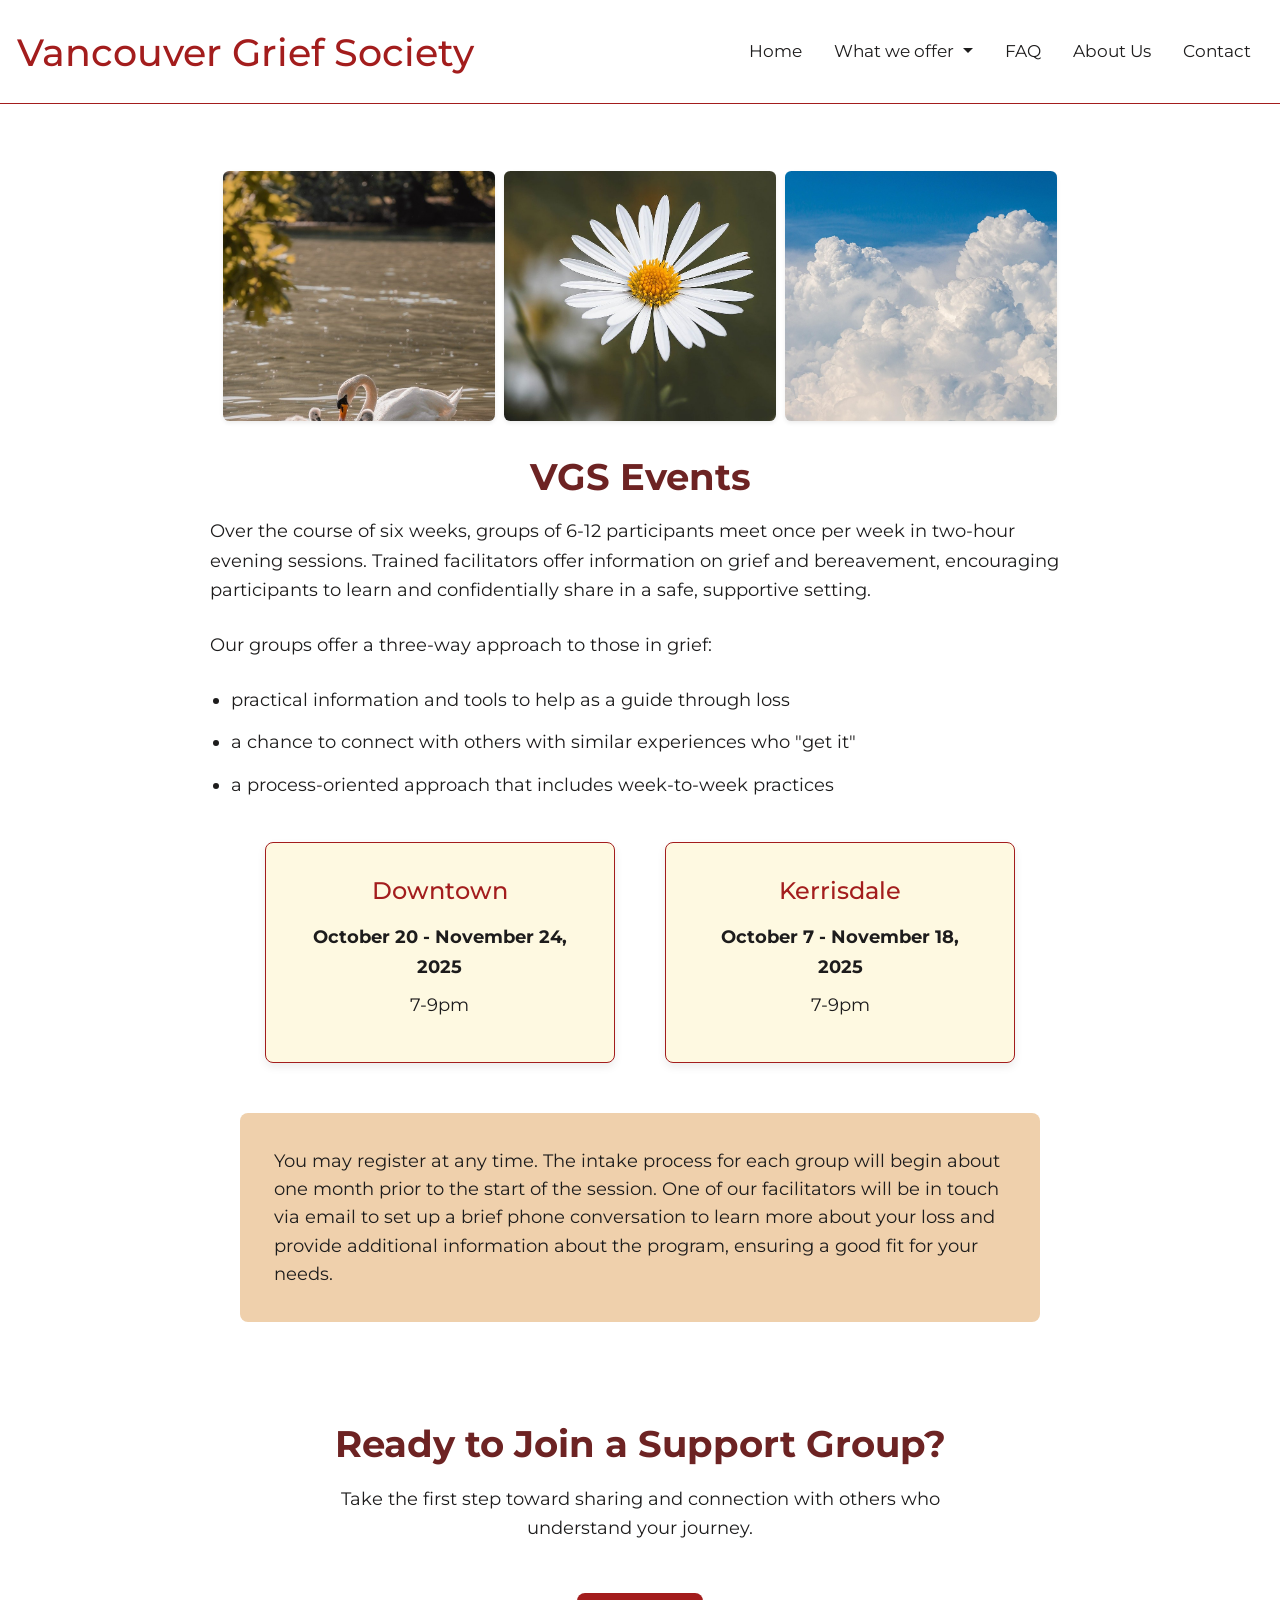
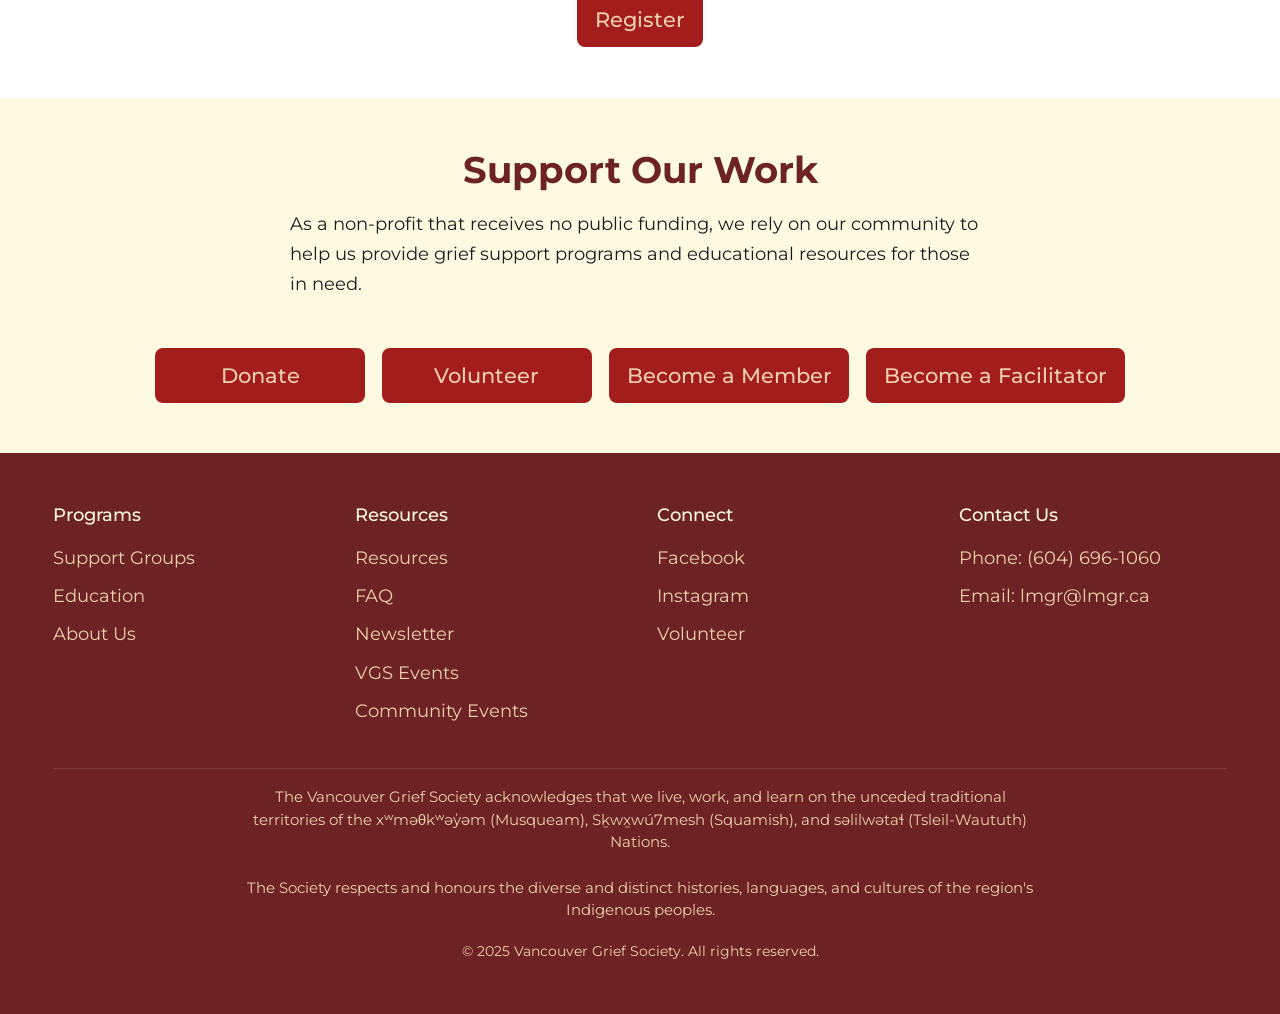
<file: VGSEvents.html>
<!DOCTYPE html>
<html lang="en">

<head>
    <meta charset="UTF-8" />
    <meta name="viewport" content="width=device-width, initial-scale=1.0" />
    <title>Vancouver Grief Society</title>
    <link href="https://cdn.jsdelivr.net/npm/bootstrap@5.3.3/dist/css/bootstrap.min.css" rel="stylesheet">
    <link rel="preconnect" href="https://fonts.googleapis.com">
    <link rel="preconnect" href="https://fonts.gstatic.com" crossorigin>
    <link
        href="https://fonts.googleapis.com/css2?family=Montserrat:wght@300;400;500;600;700&family=Lora:ital,wght@0,400;0,500;0,600;1,400&display=swap"
        rel="stylesheet">
    <link rel="stylesheet" href="base.css">
    <link rel="stylesheet" href="navbar.css">
    <link rel="stylesheet" href="footer.css">
    <link rel="stylesheet" href="generalSection.css">
    <link rel="stylesheet" href="contentPage.css?v=2">
    <link rel="stylesheet" href="VGSEvents.css">
</head>

<body>
    <header class="site-header">
        <nav class="navbar navbar-expand-tablet">
            <div class="container">
                <a class="navbar-brand" href="index.html">Vancouver Grief Society</a>
                <button class="navbar-toggler" type="button" data-bs-toggle="collapse" data-bs-target="#navbarNav"
                    aria-controls="navbarNav" aria-expanded="false" aria-label="Toggle navigation">
                    <span class="navbar-toggler-icon"></span>
                </button>
                <div class="collapse navbar-collapse" id="navbarNav">
                    <ul class="navbar-nav ms-auto gap-2">
                        <li class="nav-item"><a class="nav-link btn-nav" href="index.html">Home</a></li>
                        <li class="nav-item dropdown">
                            <a class="nav-link btn-nav dropdown-toggle" href="#" id="eventsDropdown" role="button"
                                data-bs-toggle="dropdown" aria-expanded="false">
                                What we offer
                            </a>
                            <ul class="dropdown-menu" aria-labelledby="eventsDropdown">
                                <li><a class="dropdown-item" href="supportGroups.html">Support Groups</a></li>
                                <li><a class="dropdown-item" href="education.html">Education</a></li>
                                <li><a class="dropdown-item" href="resources.html">Resources</a></li>
                            </ul>
                        </li>
                        <li class="nav-item"><a class="nav-link btn-nav" href="faq.html">FAQ</a></li>
                        <li class="nav-item"><a class="nav-link btn-nav" href="about.html">About Us</a></li>
                        <li class="nav-item"><a class="nav-link btn-nav" href="#footer">Contact</a></li>
                    </ul>
                </div>
            </div>
        </nav>
    </header>

    <section class="hero">
        <div class="container">
            <div class="row justify-content-center g-2">
                <div class="col-12 col-md-3">
                    <div class="text-center">
                        <img src="images/VGSEvents/swan.jpg" alt="Swan on the water" class="img-fluid rounded shadow-sm subpage-hero-image" />
                    </div>
                </div>
                <div class="col-4 col-md-3 d-none d-md-block">
                    <div class="text-center">
                        <img src="images/VGSEvents/flower.jpg" alt="Flower" class="img-fluid rounded shadow-sm subpage-hero-image" />
                    </div>
                </div>
                <div class="col-4 col-md-3 d-none d-md-block">
                    <div class="text-center">
                        <img src="images/VGSEvents/clouds.jpg" alt="Clouds" class="img-fluid rounded shadow-sm subpage-hero-image" />
                    </div>
                </div>
            </div>
        </div>
    </section>

    <section class="hero-text px-3">
        <h1>VGS Events</h1>
        <p>
            Over the course of six weeks, groups of 6-12 participants meet once per week in two-hour evening sessions. Trained facilitators offer information on grief and bereavement, encouraging participants to learn and confidentially share in a safe, supportive setting.
        </p>
        <p>Our groups offer a three-way approach to those in grief:</p>
        <ul>
            <li>practical information and tools to help as a guide through loss</li>
            <li>a chance to connect with others with similar experiences who "get it"</li>
            <li>a process-oriented approach that includes week-to-week practices</li>
        </ul>
    </section>

    <section class="locations">
        <div class="board-member-container">
            <div class="location-info">
                <div class="location-card">
                    <h3>Downtown</h3>
                    <p><strong>October 20 - November 24, 2025</strong></p>
                    <p>7-9pm</p>
                </div>

                <div class="location-card">
                    <h3>Kerrisdale</h3>
                    <p><strong>October 7 - November 18, 2025</strong></p>
                    <p>7-9pm</p>
                </div>
            </div>
        </div>
    </section>

    <section class="registration-info px-3">
        <div class="registration-content">
            <p>
                You may register at any time. The intake process for each group will begin about one month prior to the start of the session. One of our facilitators will be in touch via email to set up a brief phone conversation to learn more about your loss and provide additional information about the program, ensuring a good fit for your needs.
            </p>
        </div>
    </section>

    <section class="general-section">
        <div class="container">
            <h2>Ready to Join a Support Group?</h2>
            <p>
                Take the first step toward sharing and connection with others who understand your journey.
            </p>
            <div class="links">
                <a href="https://forms.gle/qHXYwBynuDDzqtFHA">Register</a>
            </div>
        </div>
    </section>

    <section class="general-section color-2 support-our-work">
        <div class="container">
            <h2>Support Our Work</h2>
            <p>
                As a non-profit that receives no public funding, we rely on our community to help us provide grief support programs and educational resources for those in need.
            </p>
            <div class="links">
                <a href="faq.html?highlight=donate">Donate</a>
                <a href="faq.html?highlight=volunteer">Volunteer</a>
                <a href="membership.html">Become a Member</a>
                <a href="faq.html?highlight=become-a-facilitator">Become a Facilitator</a>
            </div>
        </div>
    </section>

    <footer id="footer" class="site-footer">
        <div class="container footer-container">
            <div class="footer-grid">
                <div class="footer-column">
                    <h3>Programs</h3>
                    <ul>
                        <li><a href="supportGroups.html">Support Groups</a></li>
                        <li><a href="education.html">Education</a></li>
                        <li><a href="about.html">About Us</a></li>
                    </ul>
                </div>

                <div class="footer-column">
                    <h3>Resources</h3>
                    <ul>
                        <li><a href="resources.html">Resources</a></li>
                        <li><a href="faq.html">FAQ</a></li>
                        <li><a href="https://forms.gle/5CZ8idRxc71DqHw28">Newsletter</a></li>
                        <li><a href="VGSEvents.html">VGS Events</a></li>
                        <li><a href="communityEvents.html">Community Events</a></li>
                    </ul>
                </div>

                <div class="footer-column">
                    <h3>Connect</h3>
                    <ul>
                        <li><a href="#">Facebook</a></li>
                        <li><a href="#">Instagram</a></li>
                        <li><a href="faq.html?highlight=volunteer">Volunteer</a></li>
                    </ul>
                </div>

                <div class="footer-column">
                    <h3>Contact Us</h3>
                    <ul>
                        <li>Phone: (604) 696-1060</li>
                        <li>Email: lmgr@lmgr.ca</li>
                    </ul>
                </div>
            </div>

            <div class="footer-bottom">
                <p class="acknowledgement">
                    The Vancouver Grief Society acknowledges that we live, work, and learn on the unceded traditional territories of the
                    xʷməθkʷəy̓əm (Musqueam), Sḵwx̱wú7mesh (Squamish), and səlilwətaɬ (Tsleil-Waututh) Nations.
                    <br><br>
                    The Society respects and honours the diverse and distinct histories, languages, and cultures of the region's Indigenous peoples.
                </p>
                <p class="copyright">
                    © 2025 Vancouver Grief Society. All rights reserved.
                </p>
            </div>
        </div>
    </footer>

    <script src="https://cdn.jsdelivr.net/npm/bootstrap@5.3.3/dist/js/bootstrap.bundle.min.js"></script>
    <script src="navbar.js"></script>
</body>

</html>
</file>
<file: base.css>
/* CSS Reset and Base Styles */
* {
    margin: 0;
    padding: 0;
    box-sizing: border-box;
    font-family: 'Montserrat', sans-serif;
    font-size: 1.05rem;
}

:root {
    --primary-color: #A31D1D;
    --secondary-color: #FEF9E1;
    --accent-color: #6D2323;
    --text-color: #1d1c1c;
    --light-text: #EFD0AC;
    --background: #ffffff;
    --dark-bg: #6D2323;
}

body {
    line-height: 1.7;
    color: var(--text-color);
    background-color: var(--background);
    overflow-x: hidden;
}

h1,
h2,
h3,
h4,
h5,
h6 {
    text-align: center;
}

a {
    text-decoration: none;
}

img {
    max-width: 100%;
}

.v-space {
    height: 1rem;
    width: 100%;
}
</file>
<file: navbar.css>
.site-header {
    position: sticky;
    top: 0px;
    left: 0px;
    z-index: 10;
    background-color: var(--background);
    border-bottom: 1px solid var(--primary-color);
}

.navbar {
    padding: 0.85rem 0;
}

.navbar .container {
    max-width: 1400px;
    padding-left: 1rem;
    padding-right: 1rem;
}

.navbar-brand {
    color: var(--primary-color);
    font-weight: 500;
    font-size: 2.25rem;
    text-decoration: none;
    display: flex;
    flex-direction: row;
    transition: font-size 50ms ease-in-out;
    flex: 0 1 auto;
    margin-right: 1rem;
}

.navbar-brand:hover {
    color: var(--accent-color);
}

.navbar-nav {
    flex: 1;
    justify-content: flex-end;
    flex-wrap: wrap;
    row-gap: 0.35rem;
}

.btn-nav {
    padding: 0.35rem 0.65rem;
    border-radius: 8px;
    text-decoration: none;
    font-size: 1rem;
    color: var(--text-color);
    border: 1px solid transparent;
    transition:
        background-color 0.2s ease,
        border-color 0.2s ease;
    text-wrap: nowrap;
    white-space: nowrap;
    /* Prevent text wrapping */
}

.btn-nav:hover,
.btn-nav.selected {
    color: var(--background);
    background-color: var(--primary-color);
}

.dropdown-menu {
    border-radius: 8px;
    background-color: var(--background);
    border: 1px solid var(--primary-color);
    padding: 0.3rem 0;
    min-width: 10rem;
}

.dropdown-item {
    color: var(--text-color);
    padding: 0.4rem 1rem;
    transition: background-color 0.2s ease;
}

.dropdown-item:hover {
    color: var(--background);
    background-color: var(--primary-color);
}

/* Responsive adjustments */
@media (min-width: 1024px) {
    .navbar-expand-tablet {
        flex-wrap: nowrap;
        justify-content: flex-start;
    }

    .navbar-expand-tablet .navbar-nav {
        flex-direction: row;
    }

    .navbar-expand-tablet .navbar-nav .dropdown-menu {
        position: absolute;
    }

    .navbar-expand-tablet .navbar-collapse {
        display: flex !important;
        flex-basis: auto;
    }

    .navbar-expand-tablet .navbar-toggler {
        display: none;
    }
}

@media (max-width: 1023px) {
    .navbar-brand {
        font-size: 1.75rem;
    }

    .navbar-collapse {
        padding-top: 0.75rem;
    }

    .navbar-nav {
        align-items: flex-start;
    }

    .btn-nav {
        padding-left: 0;
        padding-right: 0;
    }
}
</file>
<file: hero.css>
.hero-grid {
    display: grid;
    grid-template-columns: repeat(3, 1fr);
    gap: 20px;
    max-width: 105vh;
    /* Increased from 70vh to 90vh */
    aspect-ratio: 1.65;
    /* Changed from 1 to make it slightly wider */
}

.grid-item {
    position: relative;
    overflow: hidden;
}

.grid-item img {
    width: 100%;
    height: 100%;
    object-fit: cover;
    display: block;
    border-radius: 0.375rem;
    /* matches the "rounded" property of bootstrap*/
}

.grid-item.wide {
    grid-column: span 2;
}

.grid-item.tall {
    grid-row: span 2;
}

.center-content {
    background-color: var(--background);
    color: var(--text-color);
    display: flex;
    align-items: center;
    justify-content: center;
    padding: 1rem;
    text-align: center;
}

.hero-text h1 {
    font-weight: 350;
    font-size: 2.5rem;
    margin-top: 1rem;
    font-size: 2.5rem;
}

.hero-text p {
    font-size: 1.25rem;
    margin-top: 0.5rem;
}

.btn-hero {
    display: inline-block;
    padding: 0.75rem 1.25rem;
    background-color: var(--primary-color);
    color: var(--light-text);
    text-decoration: none;
    border-radius: 8px;
    font-weight: 500;
    border: 1px solid transparent;
    font-size: 1.25rem;
    transition:
        background-color 0.2s ease,
        border-color 0.2s ease,
        color 0.2s ease,
        border-radius 150ms ease;
}

.btn-hero:hover {
    border-radius: 16px;
    background-color: transparent;
    border-color: var(--primary-color);
    color: var(--primary-color);
}

/* Responsive: stack into 1-column grid below tablet width */
@media (max-width: 1023px) {
    .hero-grid {
        grid-template-columns: 1fr;
        grid-auto-rows: auto;
    }

    .grid-item.wide,
    .grid-item.tall {
        grid-column: span 1;
        grid-row: span 1;
    }

    .hero-grid .grid-item:not(.keep) {
        display: none;
    }

    .hero-text h1 {
        font-size: 1.65rem;
    }

    .hero-text p {
        font-size: 1.15rem;
    }
}
</file>
<file: mission.css>
.mission-section {
    padding: 4rem 0;
    background-color: var(--secondary-color);
}

.mission-container {
    display: flex;
    flex-wrap: wrap;
    align-items: center;
    gap: 2rem;
}

.mission-image {
    flex: 1.35 1 0%;
    min-width: 0;
}

.mission-image img {
    width: 100%;
    max-width: none;
    height: auto;
    border-radius: 8px;
    display: block;
}

.mission-content {
    flex: 1 1 45%;
    min-width: 280px;
}

.mission-content h2 {
    font-size: 2rem;
    margin-bottom: 1rem;
    font-weight: bold;
    color: var(--accent-color);
}

.mission-content p {
    font-size: 1rem;
    margin-bottom: 1.5rem;
    color: var(--text-color);
    text-align: left;
}

.mission-content h3 {
    margin-bottom: 0.5rem;
    font-size: 1.2rem;
    font-weight: bold;
    color: var(--accent-color);
}

.values-list {
    list-style: none;
    padding: 0;
    display: flex;
    flex-wrap: wrap;
    gap: 0.5rem 1rem;
}

.values-list li {
    background-color: rgba(255, 255, 255, 0.7);
    color: var(--accent-color);
    padding: 0.4rem 0.8rem;
    border-radius: 1rem;
    border: 1px solid rgba(163, 29, 29, 0.12);
    font-size: 0.9rem;
    cursor: default;
}

.values-list li:hover {
    background-color: rgba(255, 255, 255, 0.7);
}
/* Responsive */
@media (max-width: 1023px) {
    .mission-container {
        flex-direction: column;
    }

    .mission-image img {
        max-width: 100%;
    }
}
</file>
<file: offer.css>
.what-we-offer {
  padding: 4rem 0;
  background-color: var(--background);
}

.section-header {
  text-align: center;
  margin-bottom: 3rem;
}

.section-header h2 {
  font-size: 2rem;
  font-weight: bold;
  color: var(--accent-color);
}

.section-header p {
  color: var(--text-color);
  font-size: 1rem;
}

.offer-grid {
  display: grid;
  grid-template-columns: repeat(auto-fit, minmax(250px, 1fr));
  gap: 2rem;
}

.offer-card {
  background-color: var(--background);
  border-radius: 8px;
  overflow: hidden;
  box-shadow: 0 4px 8px rgba(0, 0, 0, 0.08);
  display: flex;
  flex-direction: column;
  transition: transform 0.2s ease;
}

.offer-card:hover {
  transform: translateY(-2px);
}

.offer-card img {
  width: 100%;
  height: 180px;
  object-fit: cover;
  transition:
    width 250ms ease-in-out,
    height 1s ease-in-out;
}

.offer-card:hover img {
  width: 105%;
}

.offer-content {
  padding: 1.25rem 1rem 1.5rem;
  display: flex;
  flex-direction: column;
  gap: 0.5rem;
}

.offer-content h3 {
  margin: 0.4rem 0 0.85rem;
  font-weight: bold;
  color: var(--accent-color);
  font-size: 1.2rem;
  text-align: center;
}

.offer-content p {
  font-size: 0.95rem;
  color: var(--text-color);
  margin: 0;
  text-align: left;
}

.learn-link {
  margin-top: auto;
  text-decoration: none;
  color: var(--primary-color);
  font-weight: 500;
  transition: color 0.2s;
}

.learn-link:hover {
  color: var(--accent-color);
}
</file>
<file: testimonial.css>
.testimonials-section {
    padding: 4rem 0;
    background-color: var(--secondary-color);
}

.testimonial-grid {
    display: grid;
    grid-template-columns: repeat(auto-fit, minmax(280px, 1fr));
    gap: 2rem;
    margin-top: 2rem;
}

.testimonial-card {
    background-color: var(--background);
    border-radius: 8px;
    padding: 1.5rem;
    box-shadow: 0 4px 8px rgba(0, 0, 0, 0.08);
    display: flex;
    flex-direction: column;
    gap: 1rem;
}

.testimonial-text {
    font-style: italic;
    color: var(--text-color);
    line-height: 1.6;
}

.testimonial-author {
    font-weight: 500;
    color: var(--accent-color);
}
</file>
<file: generalSection.css>
.general-section .container {
    display: flex;
    flex-direction: column;
    justify-content: center;
    align-items: center;
    padding: 3rem 1rem;
}

.general-section .container .links {

    display: flex;
    gap: 1rem;
    flex-wrap: wrap;
    justify-content: center;
}

.general-section h2 {
    font-size: 2.2rem;
    font-weight: bold;
    text-align: center;
    margin-bottom: 1rem;
    color: var(--accent-color);
}

.general-section p {
    max-width: 700px;
    margin: 0 auto 3rem;
    text-align: center;
    font-size: 1.1rem;
    line-height: 1.6;
}

.remove-vertical-margin {
    margin-top: 0;
    margin-bottom: 0;
}

.add-margin {
    margin-top: 0;
    margin-bottom: 1.5rem;
}

.general-section .container.remove-vertical-margin p {
    margin-bottom: 1.5rem;
}

.general-section a,
.general-section a:visited {
    margin: 0 auto;
    display: inline-block;
    padding: 0.50rem 1.00rem;
    background-color: var(--primary-color);
    color: var(--light-text);
    text-decoration: none;
    border-radius: 8px;
    font-weight: 500;
    border: 1px solid transparent;
    font-size: 1.25rem;
    transition:
        background-color 0.2s ease,
        border-color 0.2s ease,
        color 0.2s ease,
        border-radius 150ms ease;
}

.color-2 {
    background-color: var(--secondary-color);
}

.general-section a:hover {
    border-radius: 16px;
    background-color: transparent;
    border-color: var(--primary-color);
    color: var(--primary-color);
}

.general-section p a,
.general-section p a:visited {
    display: inline;
    margin: 0;
    padding: 0;
    background: none;
    border: 0;
    border-radius: 0;
    color: var(--primary-color);
    font-size: inherit;
    font-weight: 600;
}

.general-section p a:hover {
    background: none;
    border: 0;
    color: var(--accent-color);
}

.support-our-work p {
    margin: 0 auto 3rem;
    text-align: left;
}

.support-our-work .links a,
.support-our-work .links a:visited {
    min-width: 12.5rem;
    text-align: center;
}

.education-overview.content-section .container {
    align-items: center;
}

.education-overview.content-section p {
    margin: 0 auto 1.5rem;
    text-align: left;
}

.education-overview.content-section .links {
    width: 100%;
    justify-content: center;
}

.content-section .container {
    align-items: stretch;
}

.content-section h2 {
    font-size: 1.8rem;
    text-align: center;
}

.content-section p {
    max-width: 900px;
    margin: 0 0 1.5rem;
    text-align: left;
}

.content-section ul {
    max-width: 900px;
    padding-left: 1.25rem;
    margin: 0 0 2rem;
}

.content-section .links {
    justify-content: flex-start;
}

#grief-education-workshop .container {
    align-items: center;
}

#grief-education-workshop p {
    margin: 0 auto 1.5rem;
    text-align: left;
}

#grief-education-workshop ul {
    margin: 0 auto 2rem;
}

#grief-education-workshop .links {
    width: 100%;
    justify-content: center;
}

@media (max-width: 1023px) {
    .support-our-work .links {
        flex-direction: column;
        align-items: center;
    }

    .support-our-work .links a,
    .support-our-work .links a:visited {
        width: min(100%, 20rem);
    }

    .content-section h2 {
        text-align: center;
    }

    .content-section .links {
        justify-content: center;
    }
}
</file>
<file: footer.css>
.site-footer {
    background-color: var(--dark-bg);
    color: var(--light-text);
    padding: 3rem 0 2rem;
    font-size: 0.95rem;
}

.footer-container {
    max-width: 1200px;
    margin: 0 auto;
}

.footer-grid {
    display: grid;
    grid-template-columns: repeat(auto-fit, minmax(220px, 1fr));
    gap: 2rem;
    margin-bottom: 2rem;
}

.footer-column h3 {
    margin-bottom: 1rem;
    font-size: 1.1rem;
    color: var(--secondary-color);
    text-align: left;
}

.footer-column ul {
    list-style: none;
    padding: 0;
    margin: 0;
}

.footer-column li {
    margin-bottom: 0.5rem;
}

.footer-column a {
    color: var(--light-text);
    text-decoration: none;
    transition: color 0.2s ease;
}

.footer-column a:hover {
    color: var(--secondary-color);
}

.footer-bottom {
    border-top: 1px solid rgba(255, 255, 255, 0.1);
    padding-top: 1rem;
    text-align: center;
}

.acknowledgement {
    margin-bottom: 1rem;
    font-size: 0.9rem;
    color: var(--light-text);
    max-width: 800px;
    margin-inline: auto;
    line-height: 1.5;
}

.copyright {
    color: var(--light-text);
    font-size: 0.85rem;
}
</file>
<file: contentPage.css>
.content-page {
    padding: 3rem 1rem 4rem;
}

.content-page .container {
    max-width: 960px;
}

.subpage-hero {
    padding: 4rem 0 1rem;
}

.content-page.content-page-after-hero {
    padding-top: 1rem;
}

.subpage-hero-image {
    width: 100%;
    max-width: 300px;
    height: 250px;
    object-fit: cover;
}

.page-title {
    font-size: 2.2rem;
    font-weight: 700;
    text-align: center;
    margin-bottom: 1rem;
    color: var(--accent-color);
}

.page-intro,
.content-page p,
.content-page li,
.resource-card p,
.faq-item p {
    text-align: left;
}

.page-intro {
    max-width: 800px;
    margin: 0 auto 2rem;
}

.content-page h2 {
    font-size: 1.8rem;
    color: var(--primary-color);
    margin: 2.5rem 0 1rem;
}

.content-page h3 {
    font-size: 1.25rem;
    color: var(--accent-color);
    margin: 1.5rem 0 0.5rem;
}

.content-page ul {
    padding-left: 1.25rem;
}

.faq-item,
.resource-card,
.history-card {
    padding: 1.5rem;
    border: 1px solid rgba(163, 29, 29, 0.15);
    border-radius: 12px;
    background-color: #fff;
    box-shadow: 0 4px 14px rgba(0, 0, 0, 0.04);
}

.faq-item {
    scroll-margin-top: 7rem;
    transition: background-color 0.35s ease, border-color 0.35s ease, box-shadow 0.35s ease;
}

.faq-item-highlight {
    background-color: #fff6dd;
    border-color: rgba(163, 29, 29, 0.45);
    box-shadow: 0 0 0 4px rgba(239, 208, 172, 0.85), 0 10px 24px rgba(109, 35, 35, 0.12);
}

.faq-list,
.resource-list {
    display: grid;
    gap: 1rem;
}

.resource-card p,
.faq-item p {
    margin-bottom: 0;
}

.resource-card h2,
.faq-item h2 {
    margin-top: 0;
}

.faq-item p + p {
    margin-top: 1rem;
}

.resource-contact {
    margin-top: 0.75rem;
    font-weight: 500;
}

.resource-contact a {
    overflow-wrap: anywhere;
}

.history-image {
    width: 100%;
    border-radius: 12px;
    margin-bottom: 1.5rem;
    object-fit: cover;
}

@media (max-width: 1023px) {
    .content-page {
        padding-top: 2rem;
    }

    .subpage-hero {
        padding-top: 2.5rem;
    }

    .page-title {
        font-size: 1.9rem;
    }
}
</file>
<file: about.css>
/* General Section Styling */
.about-us {
    padding: 4rem 1rem;
    background-color: var(--background);
    color: var(--text-color);
}

.subpage-hero + .about-us {
    padding-top: 1rem;
}

.about-us h1 {
    font-size: 2.2rem;
    font-weight: bold;
    text-align: center;
    margin-bottom: 1rem;
    color: var(--accent-color);
}

.about-us .intro {
    max-width: 700px;
    margin: 0 auto 3rem;
    text-align: center;
    font-size: 1.1rem;
    line-height: 1.6;
}

/* Section Headers */
.about-us h2,
.facilitators h2 {
    font-size: 1.85rem;
    font-weight: bold;
    margin-top: 3rem;
    color: var(--primary-color);
    display: block;
    padding-bottom: 0.3rem;
    margin-bottom: 1.5rem;
    text-align: center;
    position: relative;
}

.about-us h2::after,
.facilitators h2::after {
    content: '';
    display: block;
    width: 250px;
    height: 2px;
    background-color: var(--accent-color);
    margin: 0.3rem auto 0;
}

.about-us h2::after {
    width: 22rem;
}

.facilitators h2::after {
    width: 14rem;
}

/* Board of Directors */
.board-memeber-container {
    display: flex;
    flex-direction: column;
}

.board-member {
    display: flex;
    flex-direction: column;
    align-items: center;
    justify-content: center;
    padding-bottom: 4rem;
}

.history-card {
    max-width: 900px;
    margin: 0 auto 3rem;
}

.history-card p {
    text-align: left;
    margin-bottom: 1rem;
}

.history-card p:last-child {
    margin-bottom: 0;
}

.board-member img {
    width: 175px;
    aspect-ratio: 1;
    object-fit: cover;
    border-radius: 100%;
    flex-shrink: 0;
    border: 2px solid var(--primary-color);
    object-position: center center;
}

.portrait-frame {
    width: 175px;
    aspect-ratio: 1;
    border: 2px solid var(--primary-color);
    border-radius: 100%;
    flex-shrink: 0;
    overflow: hidden;
}

.board-member-photo {
    width: 175px;
    aspect-ratio: 1;
    border: 2px solid var(--primary-color);
    border-radius: 100%;
    flex-shrink: 0;
    overflow: hidden;
    background-color: #c8c3bd;
}

.board-member-photo img {
    display: block;
    width: 100%;
    height: 100%;
    aspect-ratio: auto;
    border: 0;
    border-radius: 0;
}

.portrait-frame img {
    display: block;
    width: 100%;
    height: 100%;
    aspect-ratio: auto;
    border: 0;
    border-radius: 0;
}

.board-member .portrait-chris img.adjust-down {
    object-position: center 15%;
    transform: scale(1.22);
    transform-origin: center 24%;
}

.board-member .portrait-bianca img.adjust-down {
    object-position: center 15%;
    transform: scale(1.36);
    transform-origin: center 24%;
}

/* Added this because some of the images were going out of bounds
    use this to bring it down a tad bit
*/
.board-member img.adjust-down {
    object-position: center 2%;
}

.board-member img.carolyn-main.adjust-down {
    object-position: center top;
}

.board-member img.adjust-up {
    object-position: center 65%;
}

.board-member img.zoom-out {
    object-position: center 10%;
}

.board-member .board-member-photo.zoom-out-delores img {
    object-fit: contain;
    object-position: center center;
}

.board-member img.morgyn {
    object-position: center top;
}

.board-member-text {
    display: flex;
    flex-direction: column;
    justify-content: center;
    align-items: center;
    text-align: left;
    max-width: min(70vw, 1000px);
}

.board-member-text p {
    margin-top: 1rem;
}

.board-member h3 {
    color: var(--accent-color);
    font-size: 1.3rem;
    margin: 0rem;
    margin-top: 1rem;
    margin-bottom: 1rem;
}

.position {
    display: block;
    font-weight: bold;
    font-size: 1.1rem;
    padding-bottom: 1rem;
    color: var(--primary-color);
}

/* Facilitators Grid */
.facilitator-container {
    padding-bottom: 4rem;
    color: var(--text-color);
    background-color: var(--light-text);
}

.facilitator-grid {
    display: grid;
    grid-template-columns: repeat(auto-fit, minmax(120px, 1fr));
    gap: 1.5rem;
    margin-top: 2rem;
}

.facilitator-card {
    text-align: center;
    font-size: 0.95rem;
}

.facilitator-card img {
    width: 90px;
    height: 90px;
    border-radius: 50%;
    object-fit: cover;
    margin-bottom: 0.5rem;
    box-shadow: 0 2px 5px rgba(0, 0, 0, 0.1);
}

.facilitator-card p {
    color: var(--text-color);
    margin: 0;
}
</file>
<file: VGSEvents.css>
/* Support Groups Page Styles */

.hero {
    padding: 4rem 0 1rem;
    display: flex;
    justify-content: center;
    align-items: center;
}

.hero .row {
    row-gap: 0.75rem;
}

.hero-text h1 {
    font-size: 2.2rem;
    font-weight: bold;
    text-align: center;
    margin-bottom: 1rem;
    color: var(--accent-color);
}

.hero-text {
    padding-top: 1rem;
}

.hero-text p {
    max-width: 860px;
    margin: 0 auto 1.5rem;
    text-align: left;
    font-size: 1.1rem;
    line-height: 1.6;
}

.hero-text ul {
    max-width: 860px;
    margin: 0 auto 2.5rem;
    padding-left: 1.25rem;
}

.hero-text li {
    margin-bottom: 0.75rem;
    text-align: left;
}

/* Locations Section */
.locations {
    text-align: center;
    margin-bottom: 3rem;
}

.locations h2 {
    margin-bottom: 2rem;
}

/* Override board-member-container for locations */
.locations .board-member-container {
    display: flex;
    justify-content: center;
    width: 100%;
}

/* Location Cards */
.location-info {
    display: flex;
    flex-direction: column;
    gap: 2rem;
    max-width: 900px; /* Increased from 800px */
    margin: 0 auto;
    text-align: center;
}

.location-card {
    background-color: var(--secondary-color);
    border-radius: 8px;
    padding: 2rem; /* Keep padding the same or reduce it */
    text-align: center;
    box-shadow: 0 4px 8px rgba(0, 0, 0, 0.08);
    border: 1px solid var(--primary-color);
    width: 100%;
}

.location-card h3 {
    color: var(--primary-color);
    font-size: 1.4rem;
    margin-bottom: 1rem;
}

.location-card p {
    margin-bottom: 0.5rem;
    color: var(--text-color);
}

/* Registration Information */
.registration-info {
    margin-top: 3rem;
    text-align: center;
    padding-bottom: 3rem;
}

.registration-content {
    width: min(100%, 800px);
    margin: 0 auto;
    padding: 2rem;
    background-color: var(--light-text);
    border-radius: 8px;
}

.registration-content p {
    color: var(--text-color);
    line-height: 1.6;
    margin: 0;
    text-align: left;
}

/* Responsive Design */
@media (min-width: 1024px) {
    .location-info {
        flex-direction: row;
        justify-content: center;
        gap: 3rem;
    }
    
    .location-card {
        flex: 1;
        max-width: 350px;
    }
    
    .registration-content {
        max-width: 900px;
    }
}
</file>
<file: membership.css>
.membership-page {
    padding-top: 3rem;
    padding-bottom: 4rem;
}

.membership-page p {
    text-align: left;
}

.is-hidden {
    display: none !important;
}

.membership-hero {
    padding-top: 2rem;
}

.membership-intro {
    max-width: 880px;
    text-align: left;
}

.membership-card {
    max-width: 920px;
    margin: 0 auto;
    padding: 2rem;
    border: 1px solid rgba(163, 29, 29, 0.15);
    border-radius: 18px;
    background: linear-gradient(180deg, #fff 0%, #fdfaf4 100%);
    box-shadow: 0 10px 30px rgba(0, 0, 0, 0.06);
}

.membership-card h2 {
    margin-top: 0;
    margin-bottom: 0.75rem;
    color: var(--accent-color);
    font-size: 1.9rem;
}

.membership-note,
.membership-disclaimer,
.fieldset-copy,
.choice-description,
.confirmation-panel p,
.membership-confirmation p {
    font-size: 0.98rem;
}

.membership-page .membership-note {
    margin-bottom: 1.5rem;
    text-align: center;
}

.membership-form-actions {
    display: flex;
    justify-content: center;
    margin-bottom: 1.25rem;
}

.membership-form-link,
.membership-form-link:visited {
    display: inline-flex;
    align-items: center;
    justify-content: center;
    padding: 0.65rem 1.1rem;
    border: 1px solid var(--primary-color);
    border-radius: 999px;
    background-color: var(--primary-color);
    color: #fff;
    font-size: 0.95rem;
    font-weight: 600;
    text-decoration: none;
}

.membership-form-link:hover {
    background-color: var(--accent-color);
    border-color: var(--accent-color);
    color: #fff;
}


.membership-form-frame {
    display: block;
    width: 100%;
    min-height: 2200px;
    border: 0;
}

.membership-form {
    display: grid;
    gap: 1.25rem;
}

.membership-fieldset {
    border: 1px solid rgba(163, 29, 29, 0.16);
    border-radius: 14px;
    padding: 1.1rem 1.25rem 1.25rem;
    background-color: rgba(254, 249, 225, 0.45);
}

.membership-fieldset legend,
.field label {
    font-size: 1rem;
    font-weight: 600;
    color: var(--accent-color);
}

.fieldset-copy {
    margin-bottom: 0.9rem;
}

.form-row {
    display: grid;
    grid-template-columns: repeat(2, minmax(0, 1fr));
    gap: 1rem;
}

.form-row-three {
    grid-template-columns: repeat(3, minmax(0, 1fr));
}

.field {
    display: flex;
    flex-direction: column;
    gap: 0.45rem;
}

.field input {
    width: 100%;
    padding: 0.8rem 0.9rem;
    border: 1px solid rgba(109, 35, 35, 0.25);
    border-radius: 10px;
    background-color: #fff;
    color: var(--text-color);
}

.field input:focus {
    outline: 2px solid rgba(163, 29, 29, 0.18);
    border-color: var(--primary-color);
}

.choice-group {
    display: grid;
    gap: 0.75rem;
}

.choice-group-inline {
    grid-template-columns: repeat(2, minmax(0, 1fr));
}

.choice-option {
    display: flex;
    align-items: flex-start;
    gap: 0.75rem;
    padding: 0.85rem 1rem;
    border: 1px solid rgba(109, 35, 35, 0.16);
    border-radius: 12px;
    background-color: #fff;
    cursor: pointer;
}

.choice-option input {
    margin-top: 0.3rem;
}

.choice-option strong,
.choice-option span {
    display: block;
}

.choice-description {
    margin-top: 0.15rem;
    color: rgba(29, 28, 28, 0.74);
}

.membership-actions,
.confirmation-actions {
    display: flex;
    flex-wrap: wrap;
    gap: 0.9rem;
    align-items: center;
}

.membership-primary-action,
.membership-secondary-action,
.membership-text-action {
    border-radius: 999px;
    cursor: pointer;
    font-weight: 600;
    transition: background-color 0.2s ease, color 0.2s ease, border-color 0.2s ease;
}

.membership-primary-action,
.membership-primary-action:visited {
    display: inline-flex;
    align-items: center;
    justify-content: center;
    padding: 0.85rem 1.35rem;
    border: 1px solid var(--primary-color);
    background-color: var(--primary-color);
    color: #fff;
}

.membership-primary-action:hover {
    background-color: var(--accent-color);
    border-color: var(--accent-color);
    color: #fff;
}

.membership-secondary-action,
.membership-secondary-action:visited {
    display: inline-flex;
    align-items: center;
    justify-content: center;
    padding: 0.85rem 1.35rem;
    border: 1px solid rgba(109, 35, 35, 0.25);
    background-color: transparent;
    color: var(--accent-color);
}

.membership-secondary-action:hover {
    border-color: var(--primary-color);
    color: var(--primary-color);
}

.membership-text-action {
    padding: 0;
    border: 0;
    background: none;
    color: var(--primary-color);
}

.membership-text-action:hover {
    color: var(--accent-color);
}

.membership-disclaimer {
    margin-bottom: 0;
    color: rgba(29, 28, 28, 0.74);
}

.membership-confirmation {
    display: grid;
    gap: 1rem;
}

.confirmation-panel {
    padding: 1.25rem;
    border-radius: 14px;
    background-color: rgba(254, 249, 225, 0.45);
    border: 1px solid rgba(163, 29, 29, 0.16);
}

.confirmation-panel h3 {
    margin-top: 0;
    margin-bottom: 0.8rem;
    color: var(--accent-color);
}

.confirmation-panel p:last-child,
.membership-confirmation p:last-of-type {
    margin-bottom: 0;
}

.membership-link {
    color: var(--primary-color);
    font-weight: 600;
    word-break: break-word;
}

@media (max-width: 1023px) {
    .membership-page {
        padding-top: 2rem;
    }

    .membership-card {
        padding: 1.4rem;
        border-radius: 16px;
    }

    .form-row,
    .form-row-three,
    .choice-group-inline {
        grid-template-columns: 1fr;
    }

    .membership-actions,
    .confirmation-actions {
        flex-direction: column;
        align-items: stretch;
    }

    .membership-primary-action,
    .membership-secondary-action {
        width: 100%;
    }

    .membership-form-frame {
        min-height: 2500px;
    }
}
</file>
<file: supportGroups.css>
/* Support Groups Page Styles */

.hero {
    padding: 4rem 0 1rem;
    display: flex;
    justify-content: center;
    align-items: center;
}

.hero .row {
    row-gap: 0.75rem;
}

.hero-text h1 {
    font-size: 2.2rem;
    font-weight: bold;
    text-align: center;
    margin-bottom: 1rem;
    color: var(--accent-color);
}

.hero-text {
    padding-top: 1rem;
}

.hero-text p {
    max-width: 860px;
    margin: 0 auto 1.5rem;
    text-align: left;
    font-size: 1.1rem;
    line-height: 1.6;
}

.hero-text ul {
    max-width: 860px;
    margin: 0 auto 2.5rem;
    padding-left: 1.25rem;
}

.hero-text li {
    margin-bottom: 0.75rem;
    text-align: left;
}

/* Locations Section */
.locations {
    text-align: center;
    margin-bottom: 3rem;
}

.locations h2 {
    margin-bottom: 2rem;
}

/* Override board-member-container for locations */
.locations .board-member-container {
    display: flex;
    justify-content: center;
    width: 100%;
}

/* Location Cards */
.location-info {
    display: flex;
    flex-direction: column;
    gap: 2rem;
    max-width: 1100px;
    margin: 0 auto;
    text-align: left;
}

.location-card {
    background-color: var(--secondary-color);
    border-radius: 8px;
    padding: 2rem; /* Keep padding the same or reduce it */
    text-align: left;
    box-shadow: 0 4px 8px rgba(0, 0, 0, 0.08);
    border: 1px solid var(--primary-color);
    width: 100%;
}

.location-card h3 {
    color: var(--primary-color);
    font-size: 1.4rem;
    margin-bottom: 1rem;
}

.location-card .location-area {
    display: block;
    font-size: inherit;
}

.location-card p {
    margin-bottom: 0.5rem;
    color: var(--text-color);
}

.location-card .availability-note {
    color: #d00000;
    font-style: italic;
}

/* Registration Information */
.registration-info {
    margin-top: 3rem;
    text-align: center;
    padding-bottom: 3rem;
}

.registration-content {
    width: min(100%, 800px);
    margin: 0 auto;
    padding: 2rem;
    background-color: var(--light-text);
    border-radius: 8px;
}

.registration-content p {
    color: var(--text-color);
    line-height: 1.6;
    margin: 0;
    text-align: left;
}

.support-form-embed {
    width: 100%;
    max-width: 760px;
    margin: 0 auto;
}

.support-registration-cta .container.remove-vertical-margin p:first-of-type {
    margin-bottom: 1.5rem;
}

.support-registration-cta .support-form-embed.add-margin {
    margin-bottom: 1.5rem;
}

.support-form-actions {
    display: flex;
    justify-content: center;
}

.general-section .support-form-link,
.general-section .support-form-link:visited {
    display: inline-flex;
    align-items: center;
    justify-content: center;
    padding: 0.65rem 1.1rem;
    border: 1px solid var(--primary-color);
    border-radius: 999px;
    background-color: var(--primary-color);
    color: #fff;
    font-size: 0.95rem;
    font-weight: 600;
    line-height: 1;
    text-decoration: none;
    transition: background-color 0.2s ease, color 0.2s ease, border-color 0.2s ease;
}

.general-section .support-form-link:hover {
    background-color: var(--accent-color);
    border-color: var(--accent-color);
    color: #fff;
}

/* Responsive Design */
@media (min-width: 1024px) {
    .location-info {
        flex-direction: row;
        justify-content: center;
        gap: 3rem;
    }
    
    .location-card {
        flex: 1;
        max-width: 500px;
    }
    
    .registration-content {
        max-width: 900px;
    }
}
</file>
